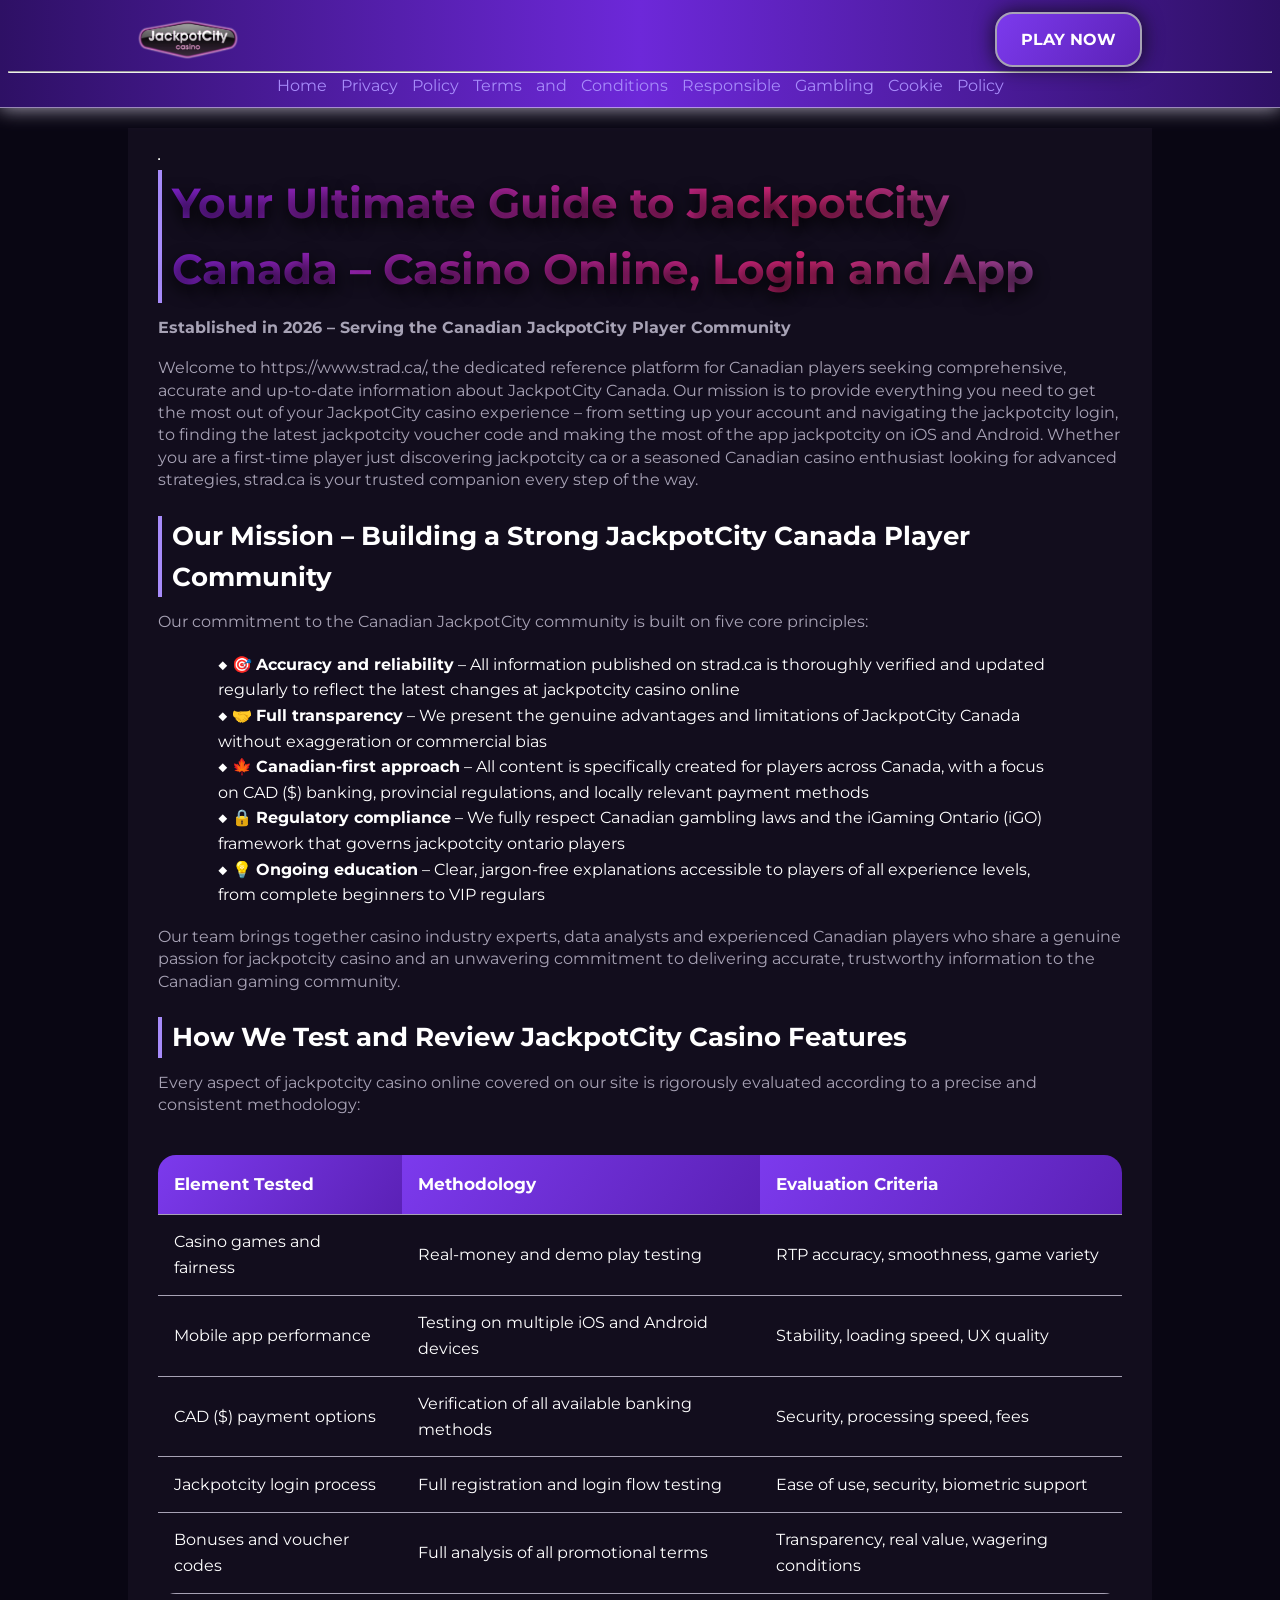
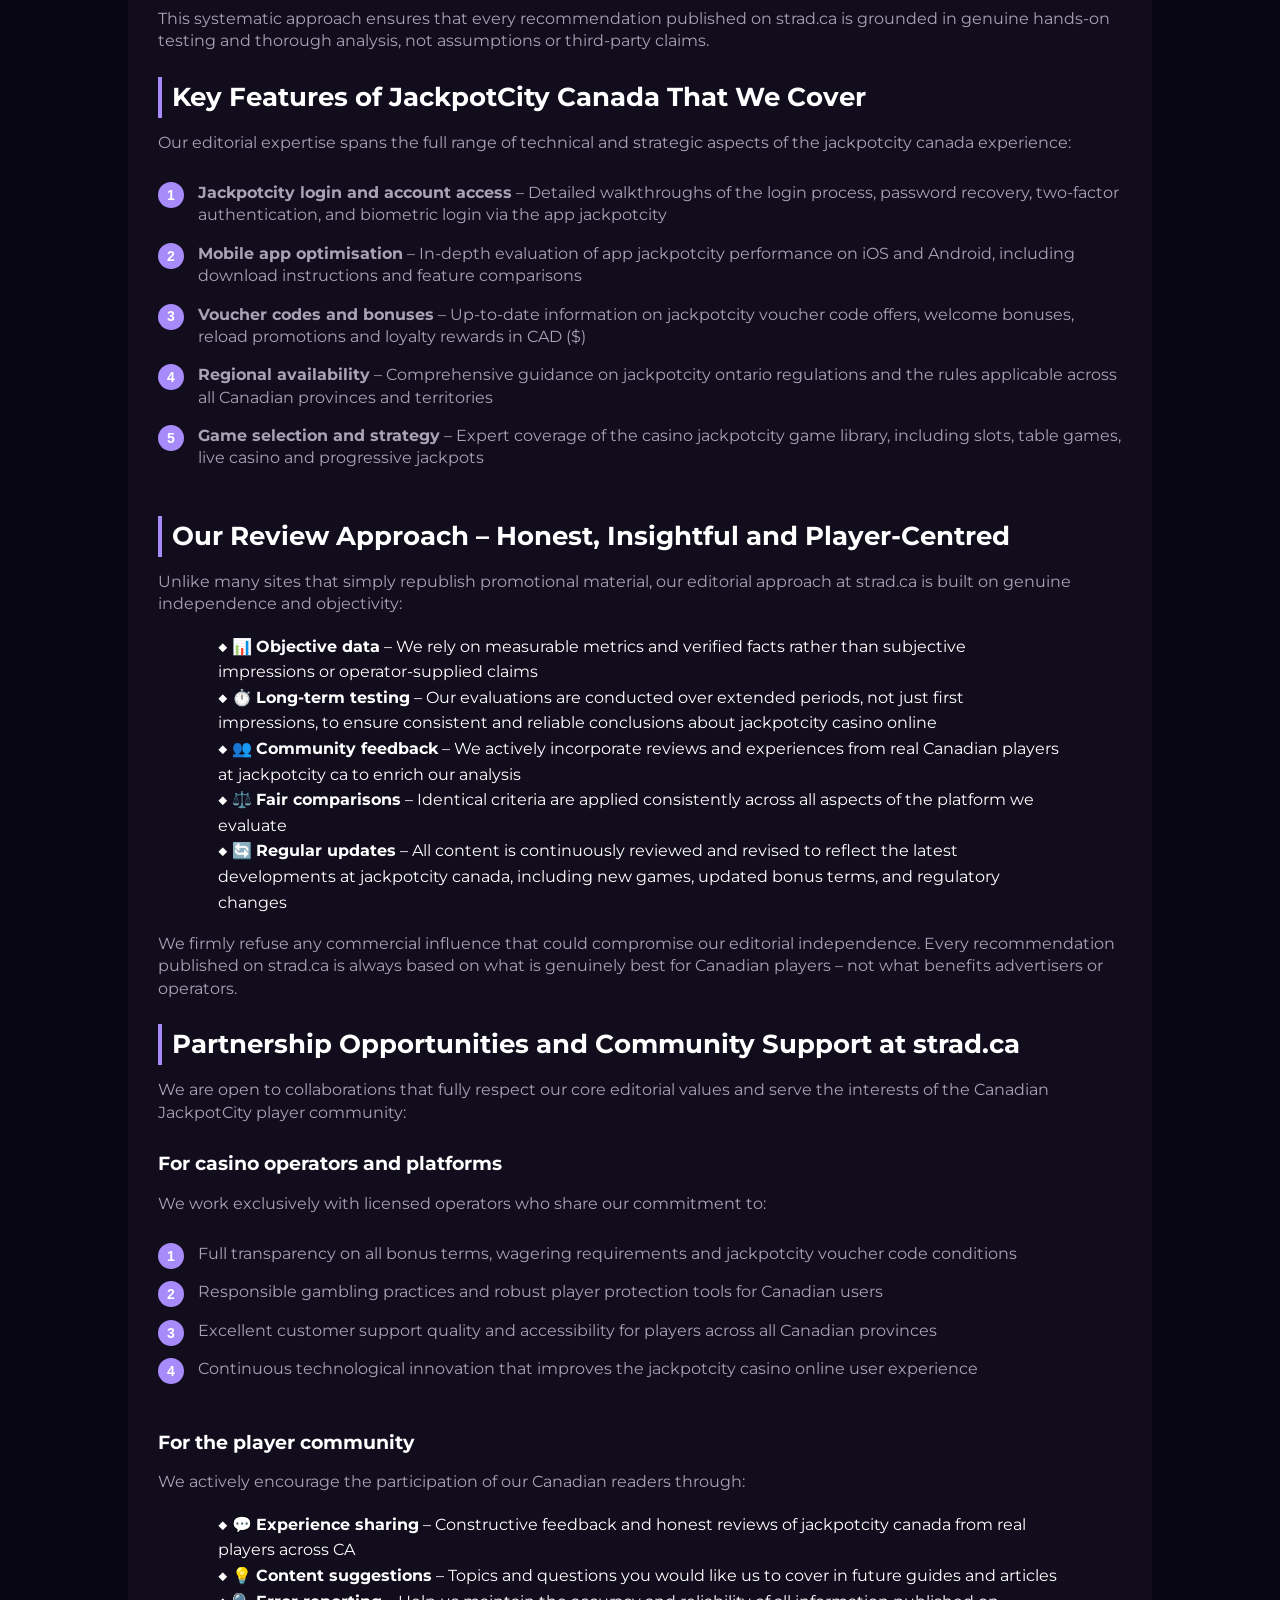
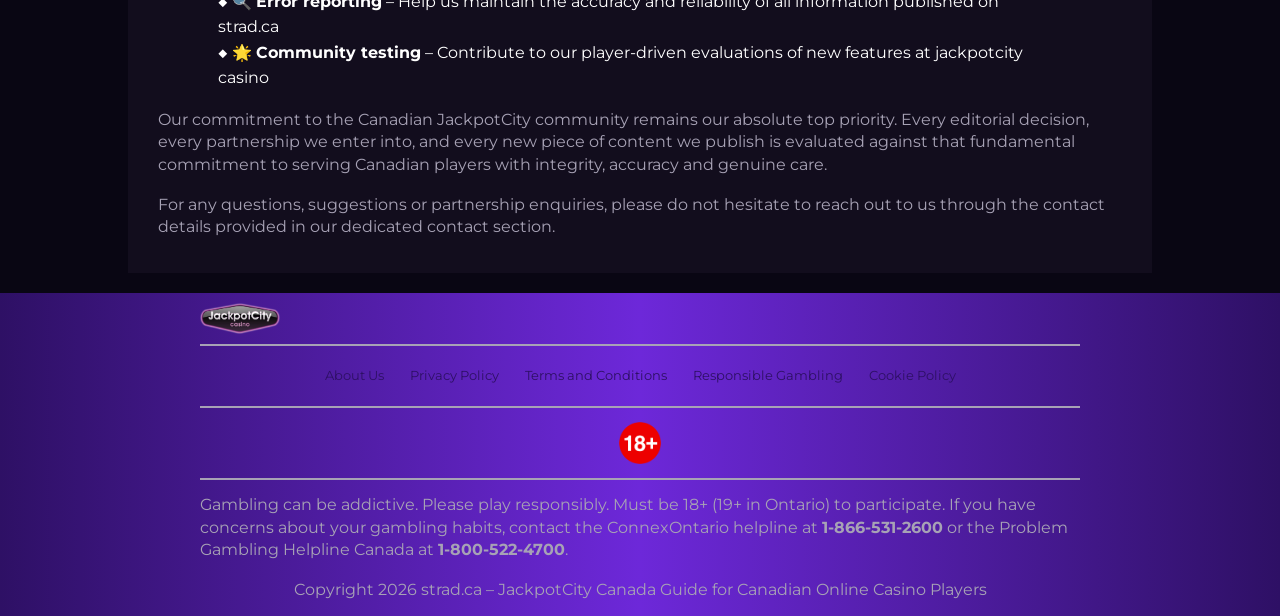
<file: about-us/index.html>
<!DOCTYPE html>
<html lang="en">

<head>
    <meta charset="UTF-8">
    <meta name="viewport" content="width=device-width, initial-scale=1.0">
    <link rel="stylesheet" href="/style.css">
    <link rel="shortcut icon" href="/favicon.ico" type="image/x-icon">
    <title>About Us – JackpotCity Canada's Leading Online Casino Guide</title>
    <meta name="description"
        content="Learn about JackpotCity Canada – your ultimate resource for casino guides, login help, app reviews, voucher codes and strategies for Canadian players across all provinces.">
    <meta name="googlebot" content="index,follow,noarchive">

    <link rel="canonical" href="https://www.strad.ca/about-us/">

    <meta property="og:type" content="website" />
    <meta property="og:title" content="About Us – JackpotCity Canada" />
    <meta property="og:description"
        content="Discover the mission and values of https://www.strad.ca/ – your ultimate resource for JackpotCity Canada guides, reviews and casino information." />
    <meta property="og:url" content="https://www.strad.ca/about-us/" />
    <meta property="og:site_name" content="JackpotCity Canada" />
    <meta property="og:locale" content="en_CA" />

    <meta name="twitter:card" content="summary" />
    <meta name="twitter:title" content="About Us – JackpotCity Canada" />
    <meta name="twitter:description"
        content="Discover the mission and values of https://www.strad.ca/ – your ultimate resource for JackpotCity Canada guides, reviews and casino information." />

    <script type="application/ld+json">
        {
            "@context": "https://schema.org",
            "@type": "WebPage",
            "name": "About Us – JackpotCity Canada",
            "description": "Presentation of https://www.strad.ca/ – the leading portal for JackpotCity Canada guides, casino reviews and player resources.",
            "url": "https://www.strad.ca/about-us/",
            "datePublished": "2026-01-10",
            "dateModified": "2026-03-15",
            "publisher": {
                "@type": "Organization",
                "name": "JackpotCity Canada",
                "logo": {
                    "@type": "ImageObject",
                    "url": "https://www.strad.ca/img/logo.webp"
                }
            }
        }
    </script>
</head>

<body>
    <header>
        <div class="logo-container">
            <a href="/">
                <img src="/img/logo.webp" alt="JackpotCity Canada Logo" width="100" height="80">
            </a>
            <a href="/play/" class="btn" rel="nofollow" content="noindex">PLAY NOW</a>
        </div>
        <hr>
        <nav class="navigation-list">
            <a href="/">Home</a>
            <a href="/privacy-policy/">Privacy Policy</a>
            <a href="/terms-and-conditions/">Terms and Conditions</a>
            <a href="/responsible-gambling/">Responsible Gambling</a>
            <a href="/cookie-policy/">Cookie Policy</a>
        </nav>
    </header>

    <main>
        <div class="container-long">
            <hr class="title-line">
            <h1>Your Ultimate Guide to JackpotCity Canada – Casino Online, Login and App</h1>

            <p><strong>Established in 2026 – Serving the Canadian JackpotCity Player Community</strong></p>

            <p>Welcome to https://www.strad.ca/, the dedicated reference platform for Canadian players seeking
                comprehensive, accurate and up-to-date information about JackpotCity Canada. Our mission is to provide
                everything you need to get the most out of your JackpotCity casino experience – from setting up your
                account and navigating the jackpotcity login, to finding the latest jackpotcity voucher code and making
                the most of the app jackpotcity on iOS and Android. Whether you are a first-time player just discovering
                jackpotcity ca or a seasoned Canadian casino enthusiast looking for advanced strategies, strad.ca is
                your trusted companion every step of the way.</p>

            <h2>Our Mission – Building a Strong JackpotCity Canada Player Community</h2>
            <p>Our commitment to the Canadian JackpotCity community is built on five core principles:</p>
            <ul>
                <li>🎯 <strong>Accuracy and reliability</strong> – All information published on strad.ca is thoroughly
                    verified and updated regularly to reflect the latest changes at jackpotcity casino online</li>
                <li>🤝 <strong>Full transparency</strong> – We present the genuine advantages and limitations of
                    JackpotCity Canada without exaggeration or commercial bias</li>
                <li>🍁 <strong>Canadian-first approach</strong> – All content is specifically created for players across
                    Canada, with a focus on CAD ($) banking, provincial regulations, and locally relevant payment
                    methods</li>
                <li>🔒 <strong>Regulatory compliance</strong> – We fully respect Canadian gambling laws and the iGaming
                    Ontario (iGO) framework that governs jackpotcity ontario players</li>
                <li>💡 <strong>Ongoing education</strong> – Clear, jargon-free explanations accessible to players of all
                    experience levels, from complete beginners to VIP regulars</li>
            </ul>

            <p>Our team brings together casino industry experts, data analysts and experienced Canadian players who
                share a genuine passion for jackpotcity casino and an unwavering commitment to delivering accurate,
                trustworthy information to the Canadian gaming community.</p>

            <h2>How We Test and Review JackpotCity Casino Features</h2>
            <p>Every aspect of jackpotcity casino online covered on our site is rigorously evaluated according to a
                precise and consistent methodology:</p>

            <div class="table-wrapper">
                <table>
                    <tr>
                        <th>Element Tested</th>
                        <th>Methodology</th>
                        <th>Evaluation Criteria</th>
                    </tr>
                    <tr>
                        <td>Casino games and fairness</td>
                        <td>Real-money and demo play testing</td>
                        <td>RTP accuracy, smoothness, game variety</td>
                    </tr>
                    <tr>
                        <td>Mobile app performance</td>
                        <td>Testing on multiple iOS and Android devices</td>
                        <td>Stability, loading speed, UX quality</td>
                    </tr>
                    <tr>
                        <td>CAD ($) payment options</td>
                        <td>Verification of all available banking methods</td>
                        <td>Security, processing speed, fees</td>
                    </tr>
                    <tr>
                        <td>Jackpotcity login process</td>
                        <td>Full registration and login flow testing</td>
                        <td>Ease of use, security, biometric support</td>
                    </tr>
                    <tr>
                        <td>Bonuses and voucher codes</td>
                        <td>Full analysis of all promotional terms</td>
                        <td>Transparency, real value, wagering conditions</td>
                    </tr>
                </table>
            </div>

            <p>This systematic approach ensures that every recommendation published on strad.ca is grounded in genuine
                hands-on testing and thorough analysis, not assumptions or third-party claims.</p>

            <h2>Key Features of JackpotCity Canada That We Cover</h2>
            <p>Our editorial expertise spans the full range of technical and strategic aspects of the jackpotcity canada
                experience:</p>
            <ol class="pink-circle-list">
                <li>
                    <p><strong>Jackpotcity login and account access</strong> – Detailed walkthroughs of the login
                        process, password recovery, two-factor authentication, and biometric login via the app
                        jackpotcity</p>
                </li>
                <li>
                    <p><strong>Mobile app optimisation</strong> – In-depth evaluation of app jackpotcity performance on
                        iOS and Android, including download instructions and feature comparisons</p>
                </li>
                <li>
                    <p><strong>Voucher codes and bonuses</strong> – Up-to-date information on jackpotcity voucher code
                        offers, welcome bonuses, reload promotions and loyalty rewards in CAD ($)</p>
                </li>
                <li>
                    <p><strong>Regional availability</strong> – Comprehensive guidance on jackpotcity ontario
                        regulations and the rules applicable across all Canadian provinces and territories</p>
                </li>
                <li>
                    <p><strong>Game selection and strategy</strong> – Expert coverage of the casino jackpotcity game
                        library, including slots, table games, live casino and progressive jackpots</p>
                </li>
            </ol>

            <h2>Our Review Approach – Honest, Insightful and Player-Centred</h2>
            <p>Unlike many sites that simply republish promotional material, our editorial approach at strad.ca is built
                on genuine independence and objectivity:</p>
            <ul>
                <li>📊 <strong>Objective data</strong> – We rely on measurable metrics and verified facts rather than
                    subjective impressions or operator-supplied claims</li>
                <li>⏱️ <strong>Long-term testing</strong> – Our evaluations are conducted over extended periods, not
                    just first impressions, to ensure consistent and reliable conclusions about jackpotcity casino
                    online</li>
                <li>👥 <strong>Community feedback</strong> – We actively incorporate reviews and experiences from real
                    Canadian players at jackpotcity ca to enrich our analysis</li>
                <li>⚖️ <strong>Fair comparisons</strong> – Identical criteria are applied consistently across all
                    aspects of the platform we evaluate</li>
                <li>🔄 <strong>Regular updates</strong> – All content is continuously reviewed and revised to reflect
                    the latest developments at jackpotcity canada, including new games, updated bonus terms, and
                    regulatory changes</li>
            </ul>

            <p>We firmly refuse any commercial influence that could compromise our editorial independence. Every
                recommendation published on strad.ca is always based on what is genuinely best for Canadian players –
                not what benefits advertisers or operators.</p>

            <h2>Partnership Opportunities and Community Support at strad.ca</h2>
            <p>We are open to collaborations that fully respect our core editorial values and serve the interests of the
                Canadian JackpotCity player community:</p>

            <h3>For casino operators and platforms</h3>
            <p>We work exclusively with licensed operators who share our commitment to:</p>
            <ol class="pink-circle-list">
                <li>
                    <p>Full transparency on all bonus terms, wagering requirements and jackpotcity voucher code
                        conditions</p>
                </li>
                <li>
                    <p>Responsible gambling practices and robust player protection tools for Canadian users</p>
                </li>
                <li>
                    <p>Excellent customer support quality and accessibility for players across all Canadian provinces
                    </p>
                </li>
                <li>
                    <p>Continuous technological innovation that improves the jackpotcity casino online user experience
                    </p>
                </li>
            </ol>

            <h3>For the player community</h3>
            <p>We actively encourage the participation of our Canadian readers through:</p>
            <ul>
                <li>💬 <strong>Experience sharing</strong> – Constructive feedback and honest reviews of jackpotcity
                    canada from real players across CA</li>
                <li>💡 <strong>Content suggestions</strong> – Topics and questions you would like us to cover in future
                    guides and articles</li>
                <li>🔍 <strong>Error reporting</strong> – Help us maintain the accuracy and reliability of all
                    information published on strad.ca</li>
                <li>🌟 <strong>Community testing</strong> – Contribute to our player-driven evaluations of new features
                    at jackpotcity casino</li>
            </ul>

            <p>Our commitment to the Canadian JackpotCity community remains our absolute top priority. Every editorial
                decision, every partnership we enter into, and every new piece of content we publish is evaluated
                against that fundamental commitment to serving Canadian players with integrity, accuracy and genuine
                care.</p>

            <p>For any questions, suggestions or partnership enquiries, please do not hesitate to reach out to us
                through the contact details provided in our dedicated contact section.</p>
        </div>
    </main>

    <footer>
        <a href="/">
            <img src="/img/logo.webp" alt="JackpotCity Canada" width="80" height="80">
        </a>
        <hr class="faq-hr">
        <div class="flex-wrapper">
            <a href="/about-us/">About Us</a>
            <a href="/privacy-policy/">Privacy Policy</a>
            <a href="/terms-and-conditions/">Terms and Conditions</a>
            <a href="/responsible-gambling/">Responsible Gambling</a>
            <a href="/cookie-policy/">Cookie Policy</a>
        </div>
        <hr class="faq-hr">
        <img src="/img/18-icon.webp" alt="18+ Icon" width="50" height="50">
        <hr class="faq-hr">
        <p>
            Gambling can be addictive. Please play responsibly. Must be 18+ (19+ in Ontario) to participate. If you have
            concerns about your gambling habits, contact the ConnexOntario helpline at <strong>1-866-531-2600</strong>
            or the Problem Gambling Helpline Canada at <strong>1-800-522-4700</strong>.
        </p>
        <p>
            Copyright 2026 strad.ca – JackpotCity Canada Guide for Canadian Online Casino Players
        </p>
    </footer>
</body>

</html>
</file>
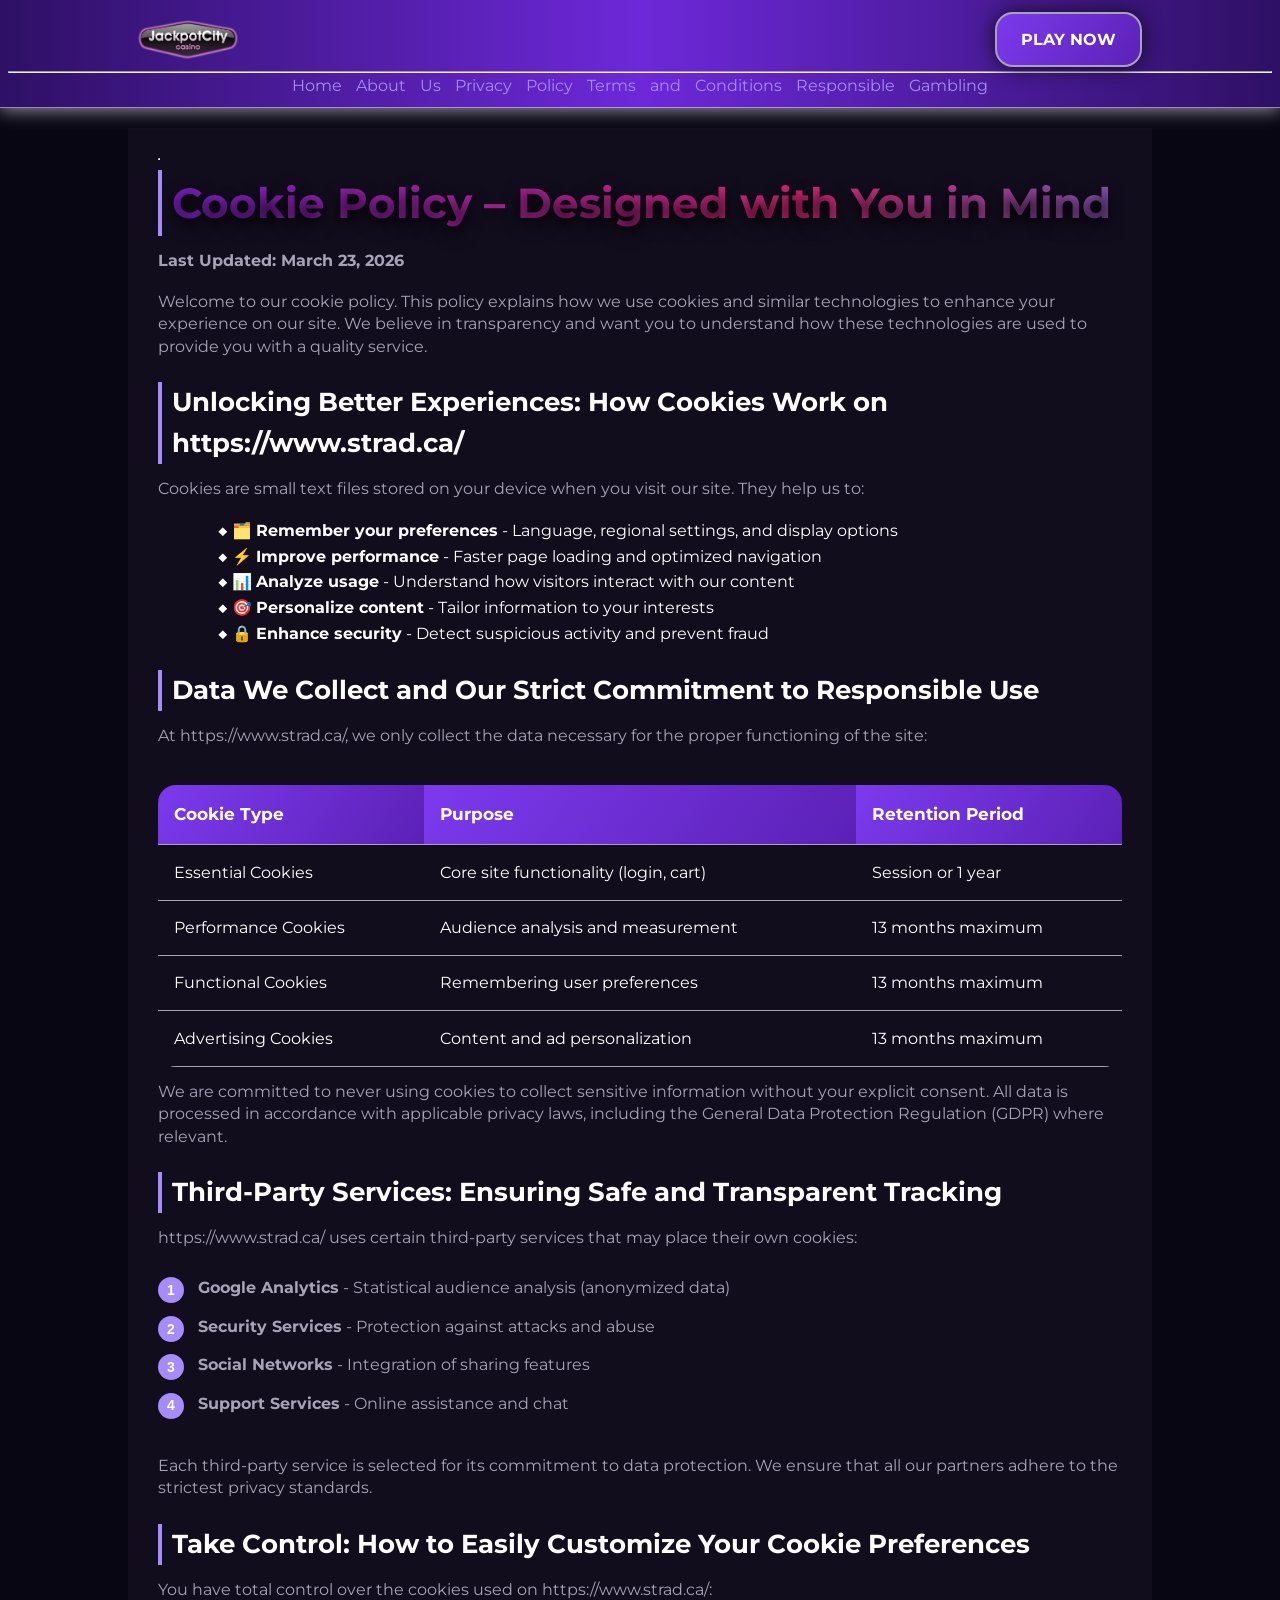
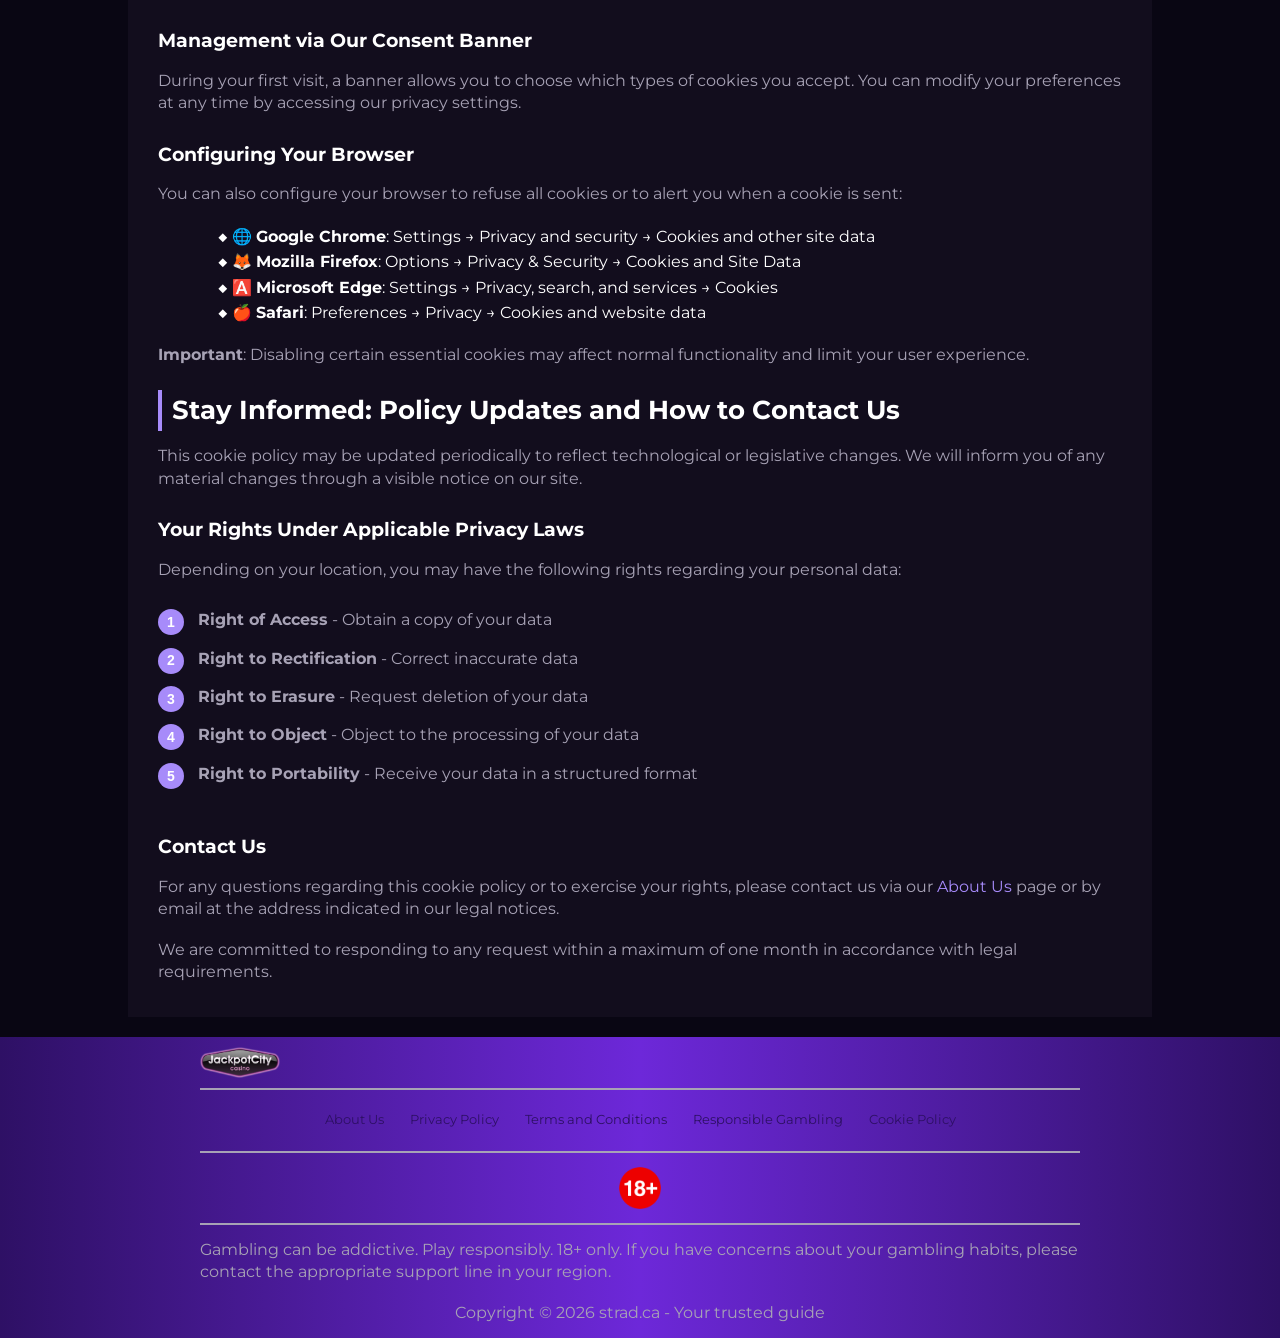
<file: cookie-policy/index.html>
<!DOCTYPE html>
<html lang="en">

<head>
    <meta charset="UTF-8">
    <meta name="viewport" content="width=device-width, initial-scale=1.0">
    <link rel="stylesheet" href="/style.css">
    <link rel="shortcut icon" href="/favicon.ico" type="image/x-icon">
    <title>Your Privacy Is Our Absolute Priority</title>
    <meta name="description"
        content="At https://www.strad.ca/, we are committed to protecting your data. Discover how cookies enhance your experience while ensuring the security and transparency of your personal information.">
    <meta name="googlebot" content="index,follow,noarchive">

    <link rel="canonical" href="https://www.strad.ca/cookie-policy/">

    <meta property="og:type" content="website" />
    <meta property="og:title" content="Cookie Policy - Strad" />
    <meta property="og:description"
        content="How https://www.strad.ca/ uses cookies to enhance your user experience with complete transparency." />
    <meta property="og:url" content="https://www.strad.ca/cookie-policy/" />
    <meta property="og:site_name" content="Strad" />
    <meta property="og:locale" content="en_CA" />

    <meta name="twitter:card" content="summary" />
    <meta name="twitter:title" content="Cookie Policy - Strad" />
    <meta name="twitter:description"
        content="How https://www.strad.ca/ uses cookies to enhance your user experience with complete transparency." />

    <script type="application/ld+json">
        {
            "@context": "https://schema.org",
            "@type": "WebPage",
            "name": "Cookie Policy - Strad",
            "description": "Cookie usage policy for https://www.strad.ca/",
            "url": "https://www.strad.ca/cookie-policy/",
            "datePublished": "2026-03-23",
            "dateModified": "2026-03-23",
            "publisher": {
                "@type": "Organization",
                "name": "Strad",
                "logo": {
                    "@type": "ImageObject",
                    "url": "https://www.strad.ca/img/logo.webp"
                }
            }
        }
    </script>
</head>

<body>
    <header>
        <div class="logo-container">
            <a href="/">
                <img src="/img/logo.webp" alt="Strad Logo" width="100" height="80">
            </a>
            <a href="/play/" class="btn" rel="nofollow" content="noindex">PLAY NOW</a>

        </div>
        <hr>
        <nav class="navigation-list">
            <a href="/">Home</a>
            <a href="/about-us/">About Us</a>
            <a href="/privacy-policy/">Privacy Policy</a>
            <a href="/terms-and-conditions/">Terms and Conditions</a>
            <a href="/responsible-gambling/">Responsible Gambling</a>
        </nav>
    </header>

    <main>
        <div class="container-long">
            <hr class="title-line">
            <h1>Cookie Policy – Designed with You in Mind</h1>

            <p><strong>Last Updated: March 23, 2026</strong></p>

            <p>Welcome to our cookie policy. This policy explains how we use cookies and similar technologies to enhance
                your experience on our site. We believe in transparency and want you to understand how these
                technologies are used to provide you with a quality service.</p>

            <h2>Unlocking Better Experiences: How Cookies Work on https://www.strad.ca/</h2>
            <p>Cookies are small text files stored on your device when you visit our site. They help us to:</p>
            <ul>
                <li>🗂️ <strong>Remember your preferences</strong> - Language, regional settings, and display options
                </li>
                <li>⚡ <strong>Improve performance</strong> - Faster page loading and optimized navigation</li>
                <li>📊 <strong>Analyze usage</strong> - Understand how visitors interact with our content</li>
                <li>🎯 <strong>Personalize content</strong> - Tailor information to your interests</li>
                <li>🔒 <strong>Enhance security</strong> - Detect suspicious activity and prevent fraud</li>
            </ul>

            <h2>Data We Collect and Our Strict Commitment to Responsible Use</h2>
            <p>At https://www.strad.ca/, we only collect the data necessary for the proper functioning of the site:</p>

            <div class="table-wrapper">
                <table>
                    <tr>
                        <th>Cookie Type</th>
                        <th>Purpose</th>
                        <th>Retention Period</th>
                    </tr>
                    <tr>
                        <td>Essential Cookies</td>
                        <td>Core site functionality (login, cart)</td>
                        <td>Session or 1 year</td>
                    </tr>
                    <tr>
                        <td>Performance Cookies</td>
                        <td>Audience analysis and measurement</td>
                        <td>13 months maximum</td>
                    </tr>
                    <tr>
                        <td>Functional Cookies</td>
                        <td>Remembering user preferences</td>
                        <td>13 months maximum</td>
                    </tr>
                    <tr>
                        <td>Advertising Cookies</td>
                        <td>Content and ad personalization</td>
                        <td>13 months maximum</td>
                    </tr>
                </table>
            </div>

            <p>We are committed to never using cookies to collect sensitive information without your explicit consent.
                All data is processed in accordance with applicable privacy laws, including the General Data Protection
                Regulation (GDPR) where relevant.</p>

            <h2>Third-Party Services: Ensuring Safe and Transparent Tracking</h2>
            <p>https://www.strad.ca/ uses certain third-party services that may place their own cookies:</p>
            <ol class="pink-circle-list">
                <li>
                    <p><strong>Google Analytics</strong> - Statistical audience analysis (anonymized data)</p>
                </li>
                <li>
                    <p><strong>Security Services</strong> - Protection against attacks and abuse</p>
                </li>
                <li>
                    <p><strong>Social Networks</strong> - Integration of sharing features</p>
                </li>
                <li>
                    <p><strong>Support Services</strong> - Online assistance and chat</p>
                </li>
            </ol>

            <p>Each third-party service is selected for its commitment to data protection. We ensure that all our
                partners adhere to the strictest privacy standards.</p>

            <h2>Take Control: How to Easily Customize Your Cookie Preferences</h2>
            <p>You have total control over the cookies used on https://www.strad.ca/:</p>

            <h3>Management via Our Consent Banner</h3>
            <p>During your first visit, a banner allows you to choose which types of cookies you accept. You can modify
                your preferences at any time by accessing our privacy settings.</p>

            <h3>Configuring Your Browser</h3>
            <p>You can also configure your browser to refuse all cookies or to alert you when a cookie is sent:</p>
            <ul>
                <li>🌐 <strong>Google Chrome</strong>: Settings → Privacy and security → Cookies and other site data
                </li>
                <li>🦊 <strong>Mozilla Firefox</strong>: Options → Privacy & Security → Cookies and Site Data</li>
                <li>🅰️ <strong>Microsoft Edge</strong>: Settings → Privacy, search, and services → Cookies</li>
                <li>🍎 <strong>Safari</strong>: Preferences → Privacy → Cookies and website data</li>
            </ul>

            <p><strong>Important</strong>: Disabling certain essential cookies may affect normal functionality and limit
                your user experience.</p>

            <h2>Stay Informed: Policy Updates and How to Contact Us</h2>
            <p>This cookie policy may be updated periodically to reflect technological or legislative changes. We will
                inform you of any material changes through a visible notice on our site.</p>

            <h3>Your Rights Under Applicable Privacy Laws</h3>
            <p>Depending on your location, you may have the following rights regarding your personal data:</p>
            <ol class="pink-circle-list">
                <li>
                    <p><strong>Right of Access</strong> - Obtain a copy of your data</p>
                </li>
                <li>
                    <p><strong>Right to Rectification</strong> - Correct inaccurate data</p>
                </li>
                <li>
                    <p><strong>Right to Erasure</strong> - Request deletion of your data</p>
                </li>
                <li>
                    <p><strong>Right to Object</strong> - Object to the processing of your data</p>
                </li>
                <li>
                    <p><strong>Right to Portability</strong> - Receive your data in a structured format</p>
                </li>
            </ol>

            <h3>Contact Us</h3>
            <p>For any questions regarding this cookie policy or to exercise your rights, please contact us via our <a
                    href="/about-us/">About Us</a> page or by email at the address indicated in our legal notices.</p>

            <p>We are committed to responding to any request within a maximum of one month in accordance with legal
                requirements.</p>
        </div>
    </main>

    <footer>
        <a href="/">
            <img src="/img/logo.webp" alt="Strad" width="80" height="80">
        </a>
        <hr class="faq-hr">
        <div class="flex-wrapper">
            <a href="/about-us/">About Us</a>
            <a href="/privacy-policy/">Privacy Policy</a>
            <a href="/terms-and-conditions/">Terms and Conditions</a>
            <a href="/responsible-gambling/">Responsible Gambling</a>
            <a href="/cookie-policy/">Cookie Policy</a>
        </div>
        <hr class="faq-hr">
        <img src="/img/18-icon.webp" alt="18+ Icon" width="50" height="50">
        <hr class="faq-hr">
        <p>
            Gambling can be addictive. Play responsibly. 18+ only. If you have concerns about your gambling habits,
            please contact the appropriate support line in your region.
        </p>
        <p>
            Copyright © 2026 strad.ca - Your trusted guide
        </p>
    </footer>
</body>

</html>
</file>
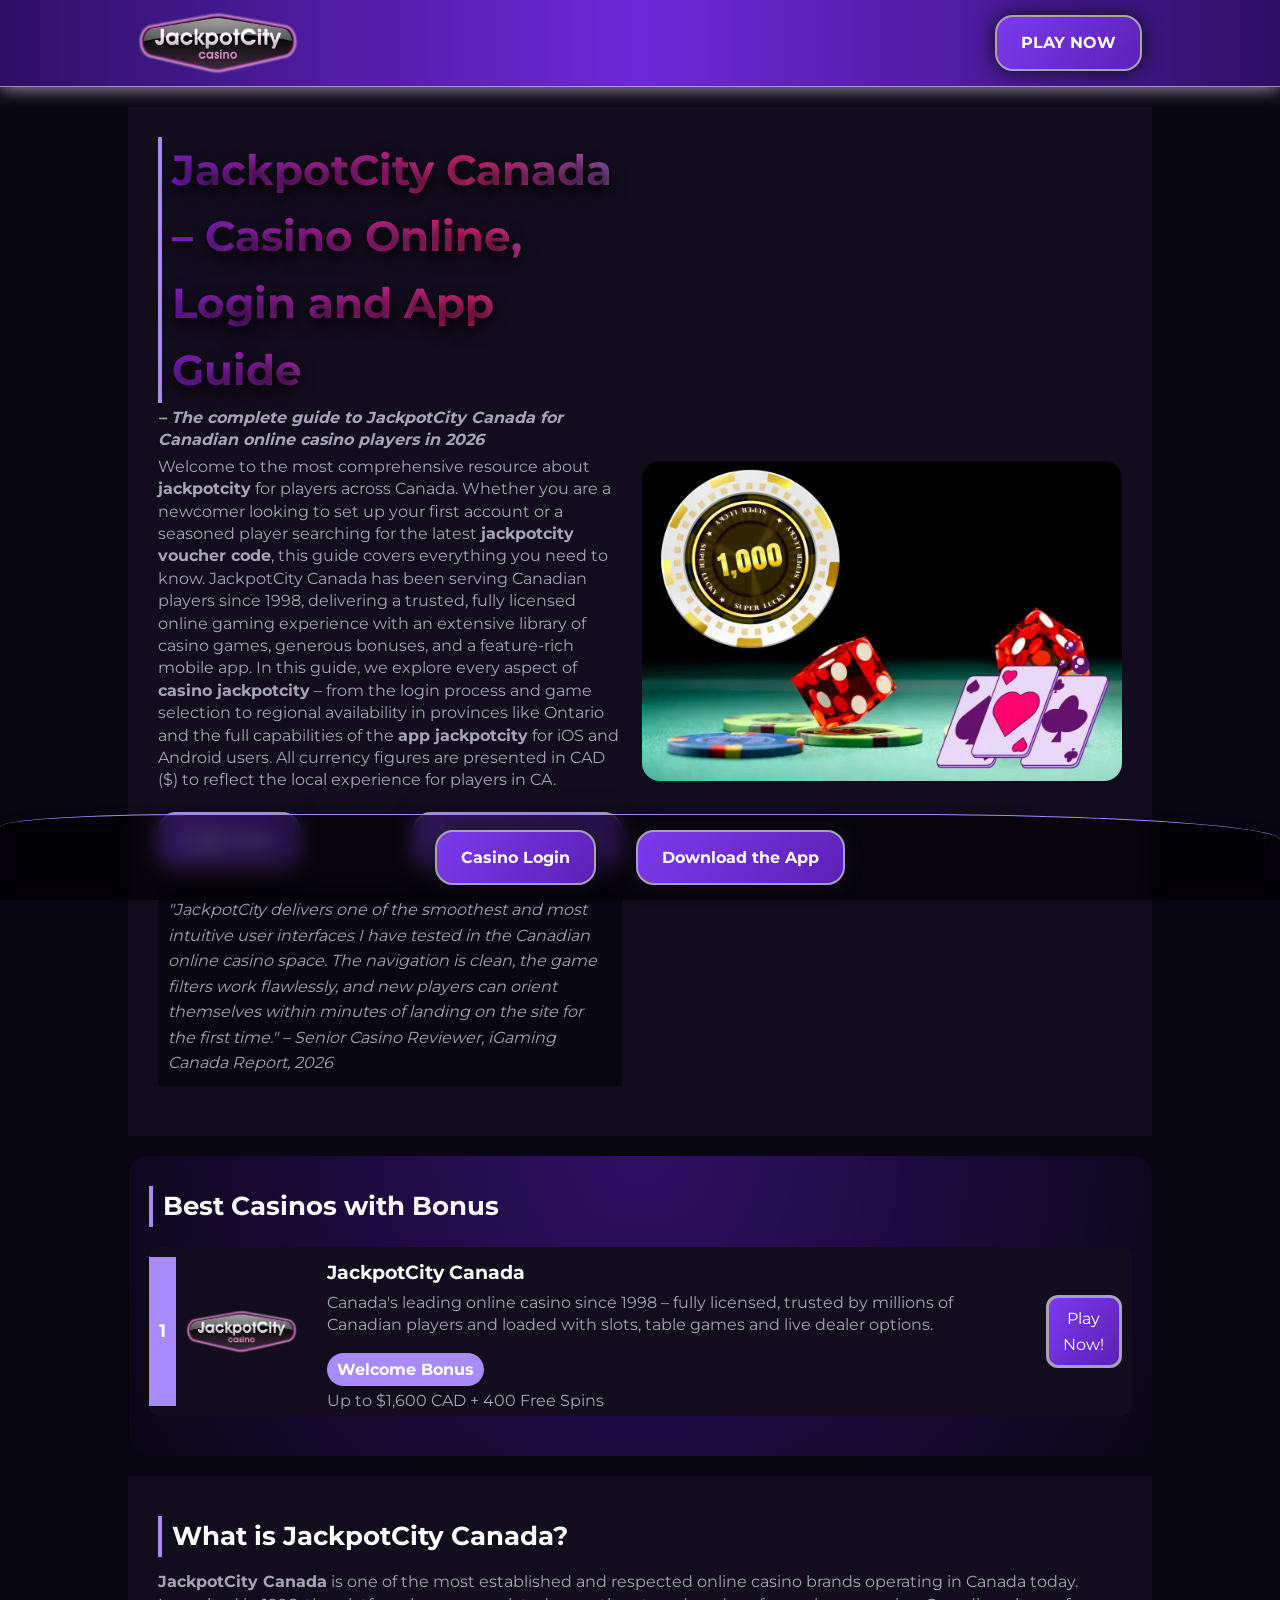
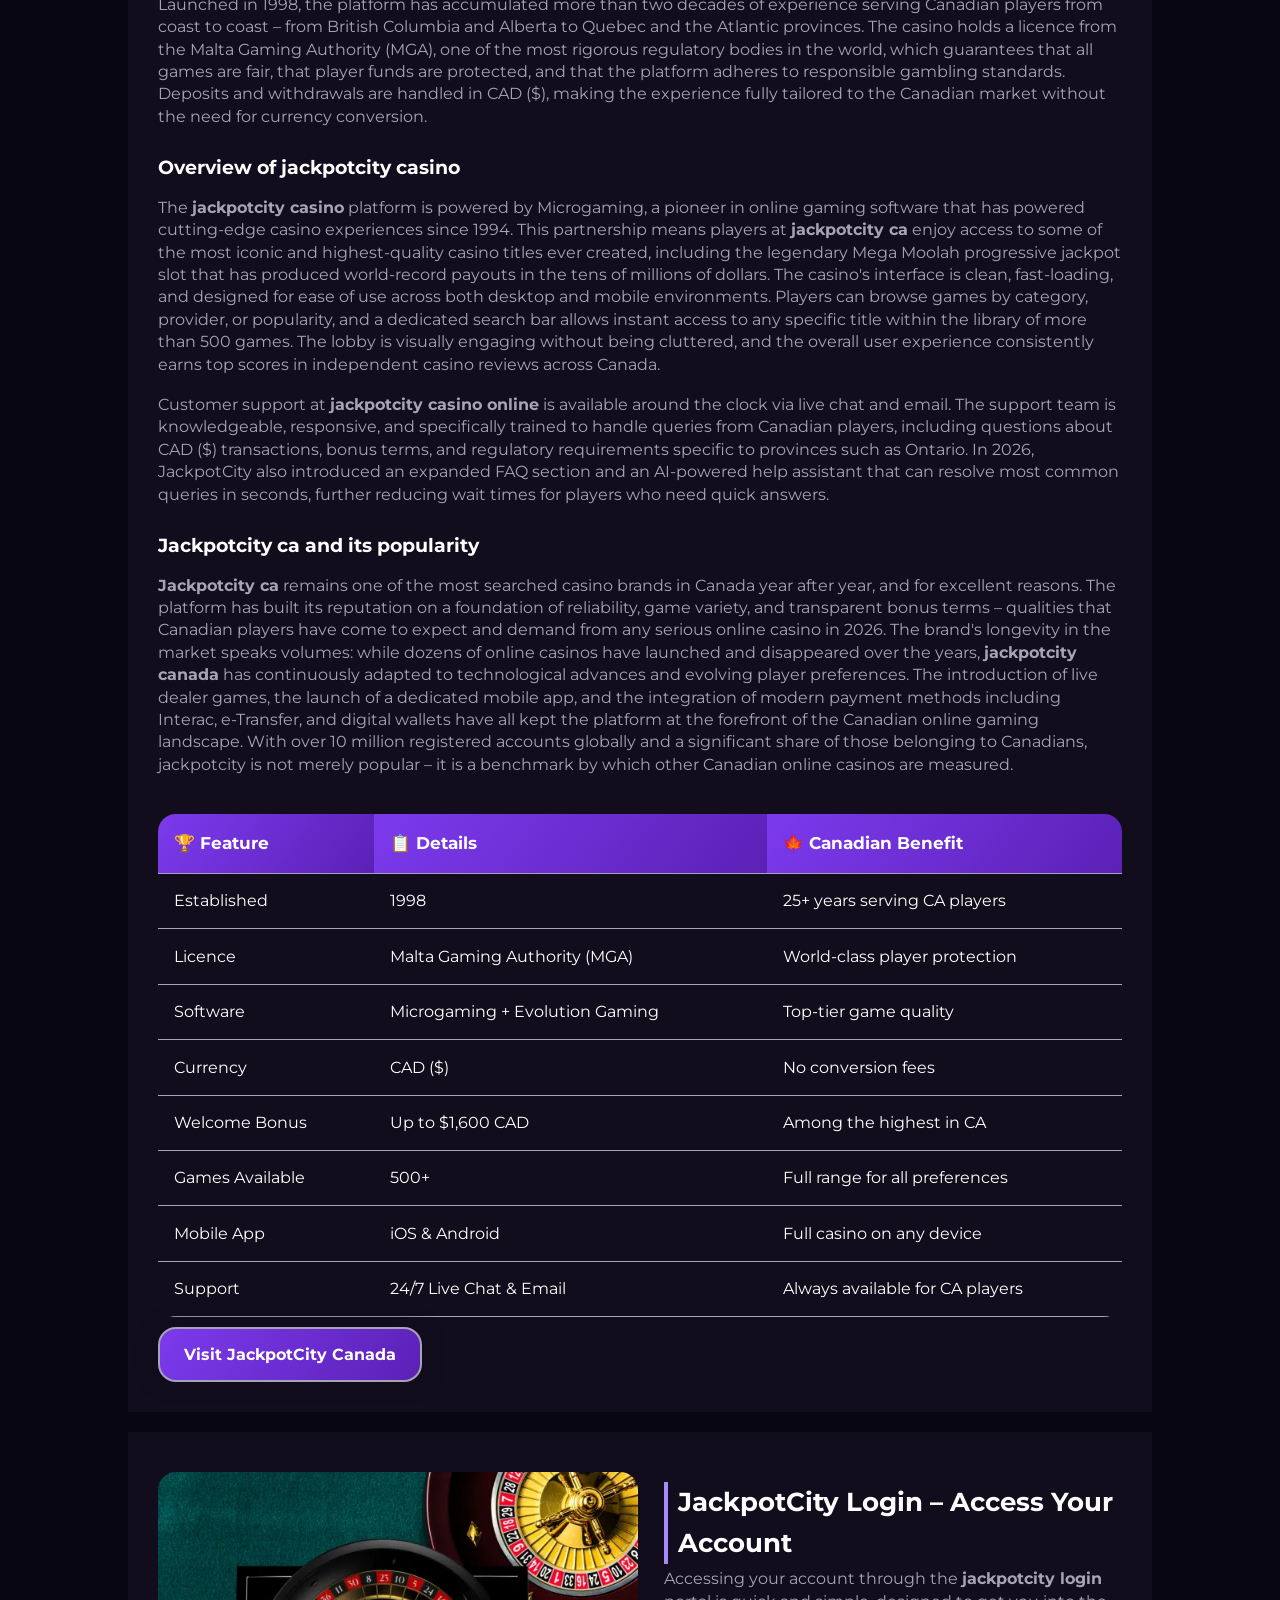
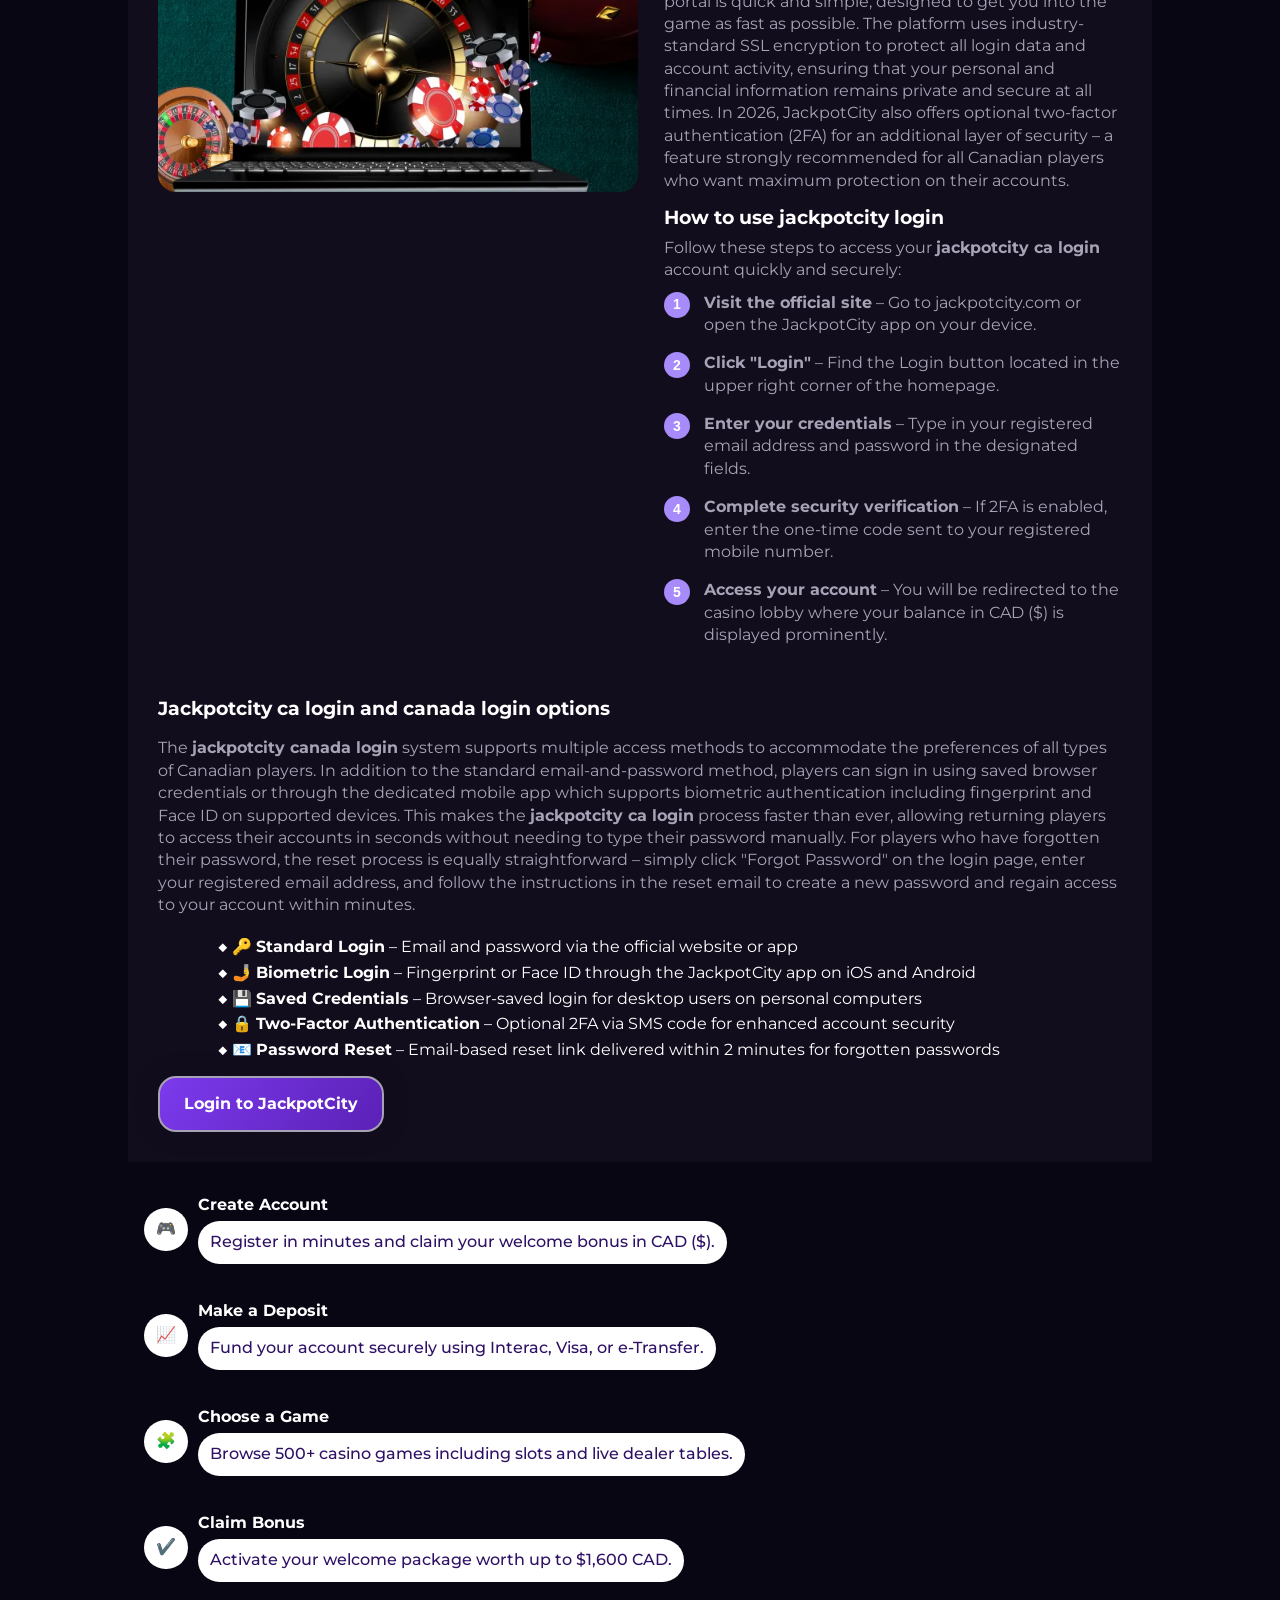
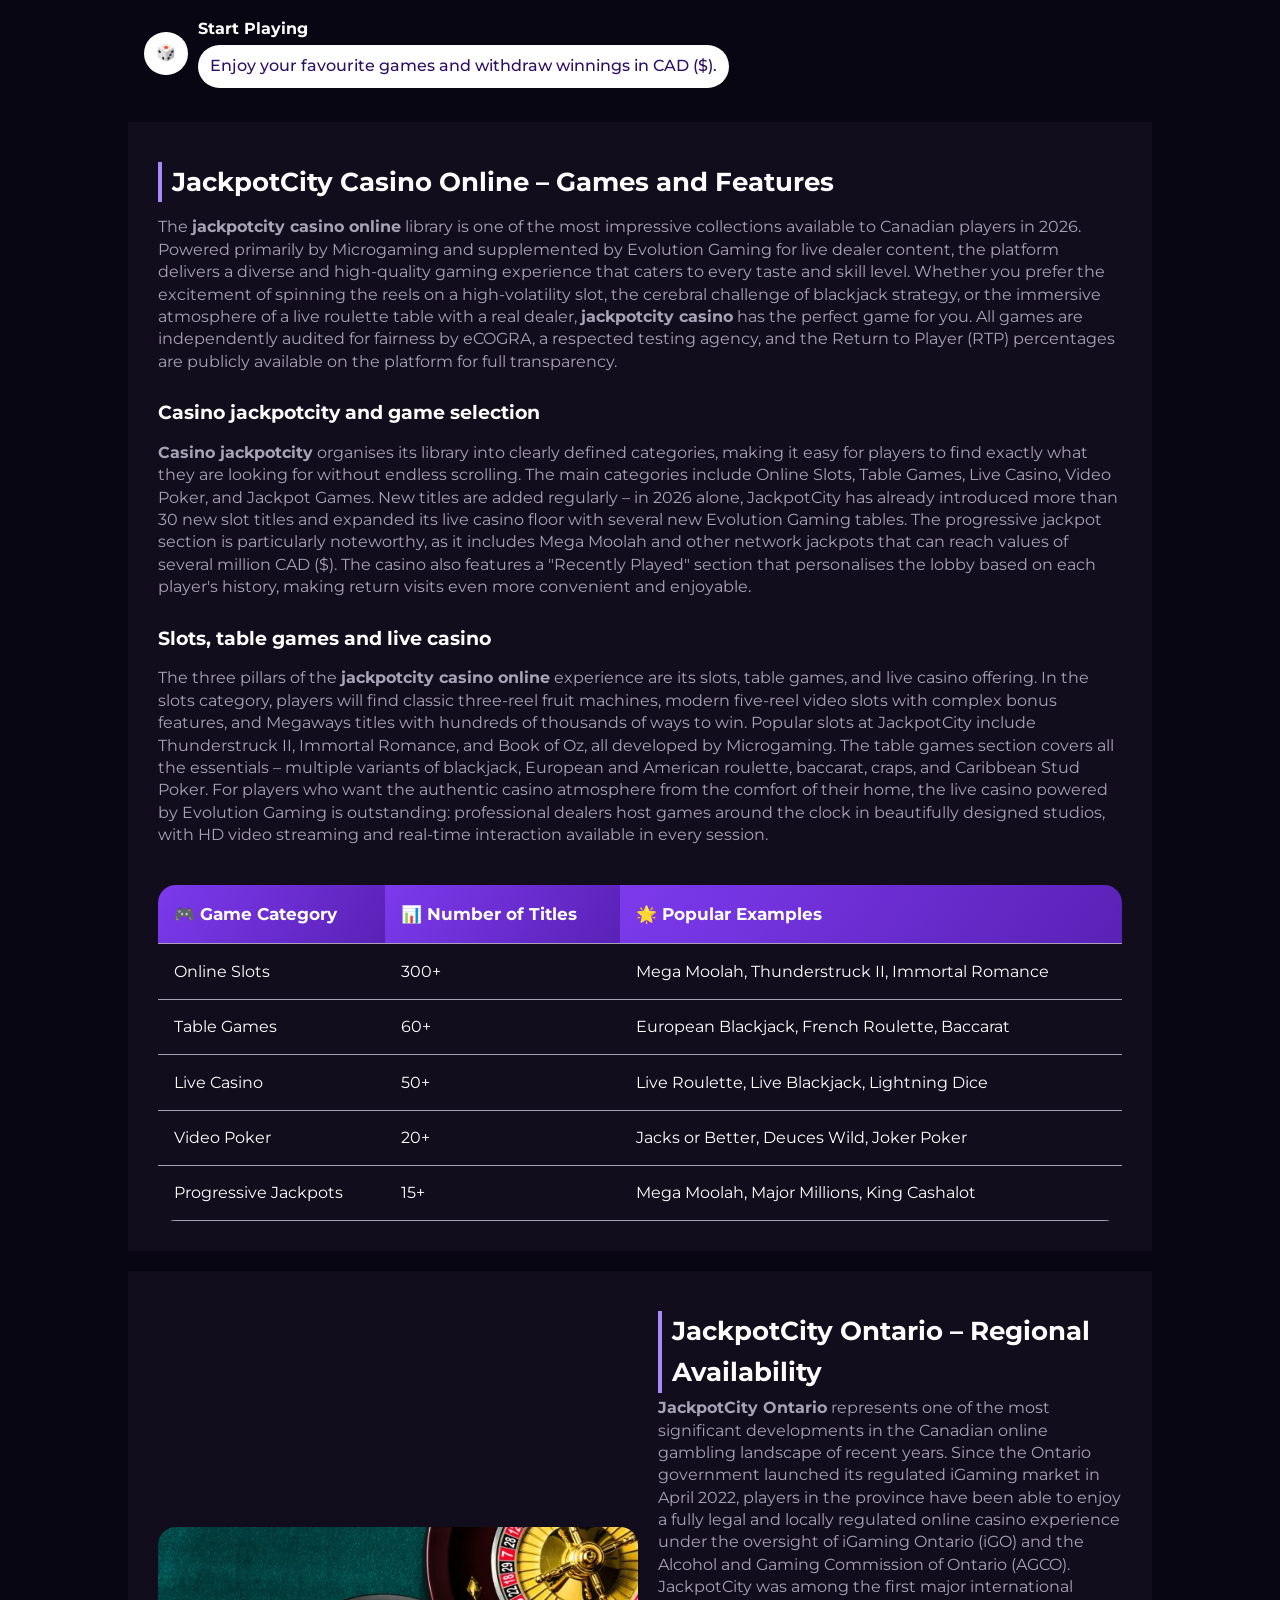
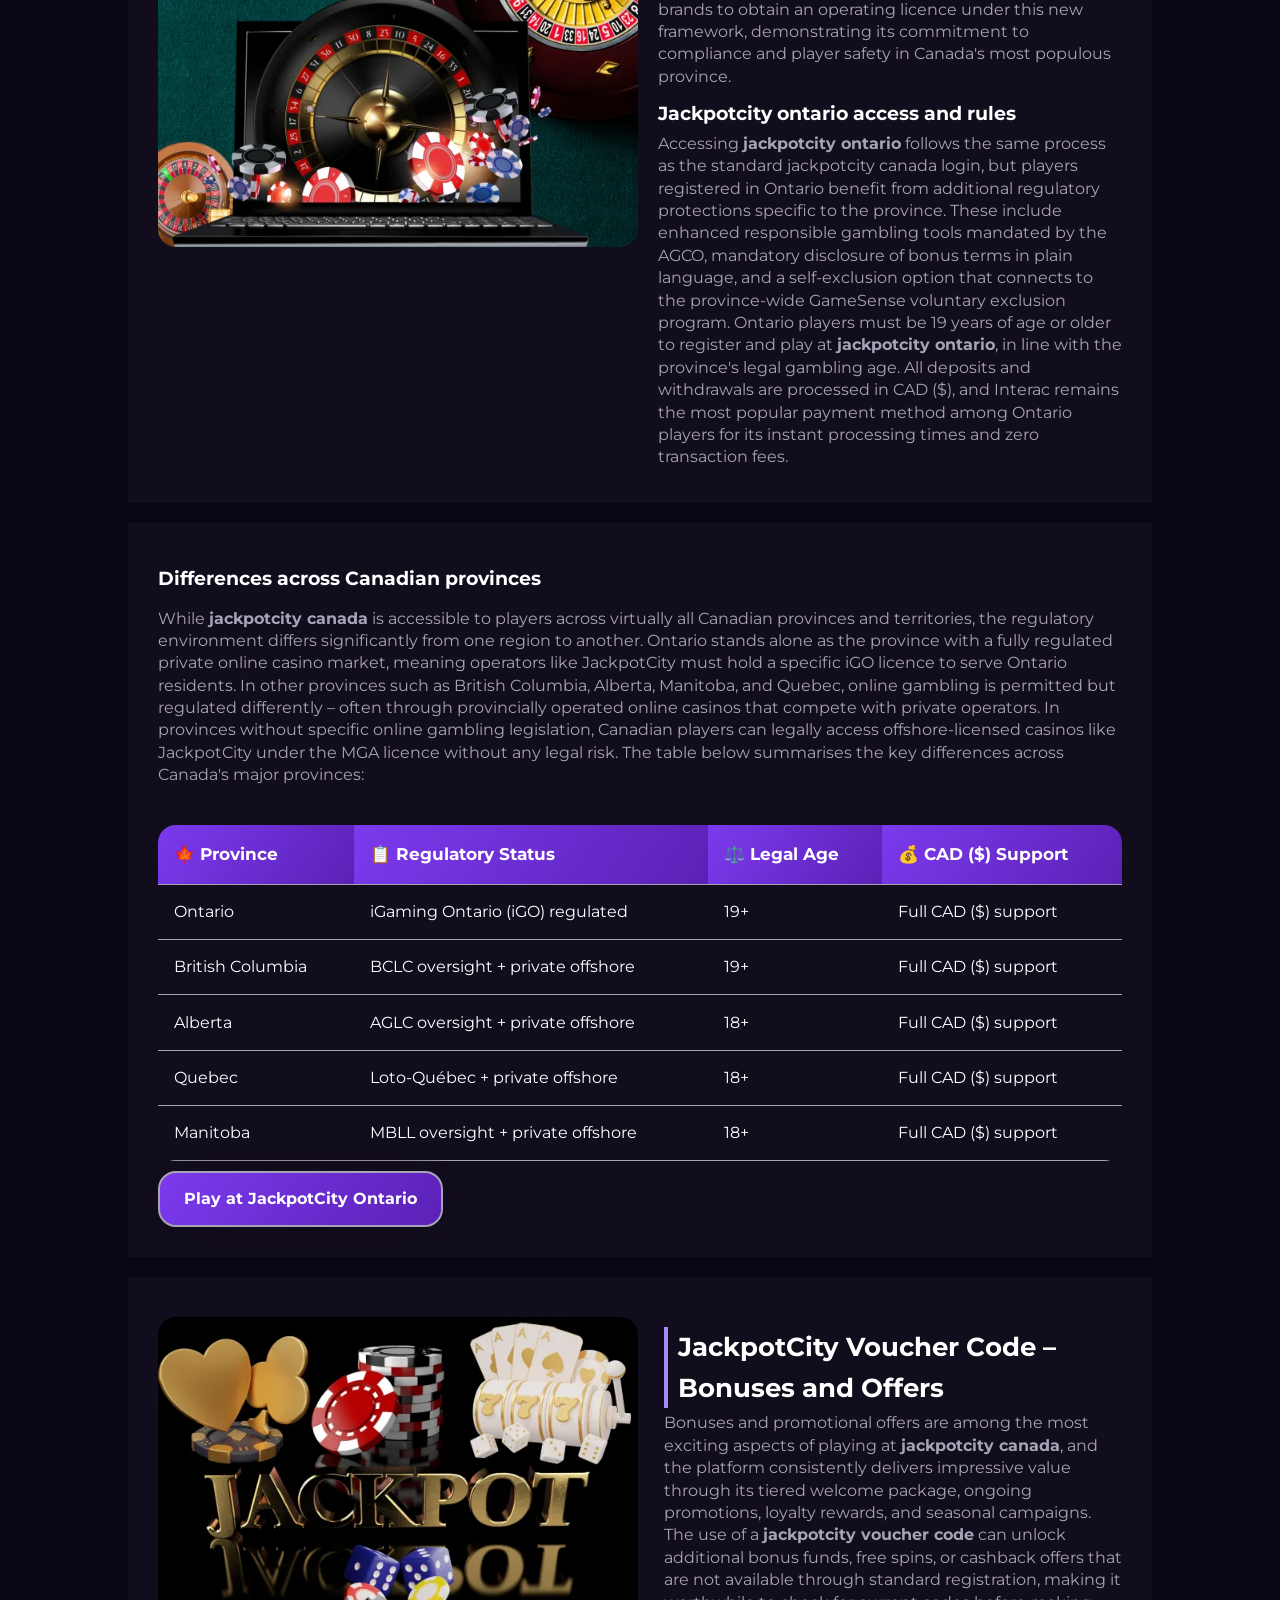
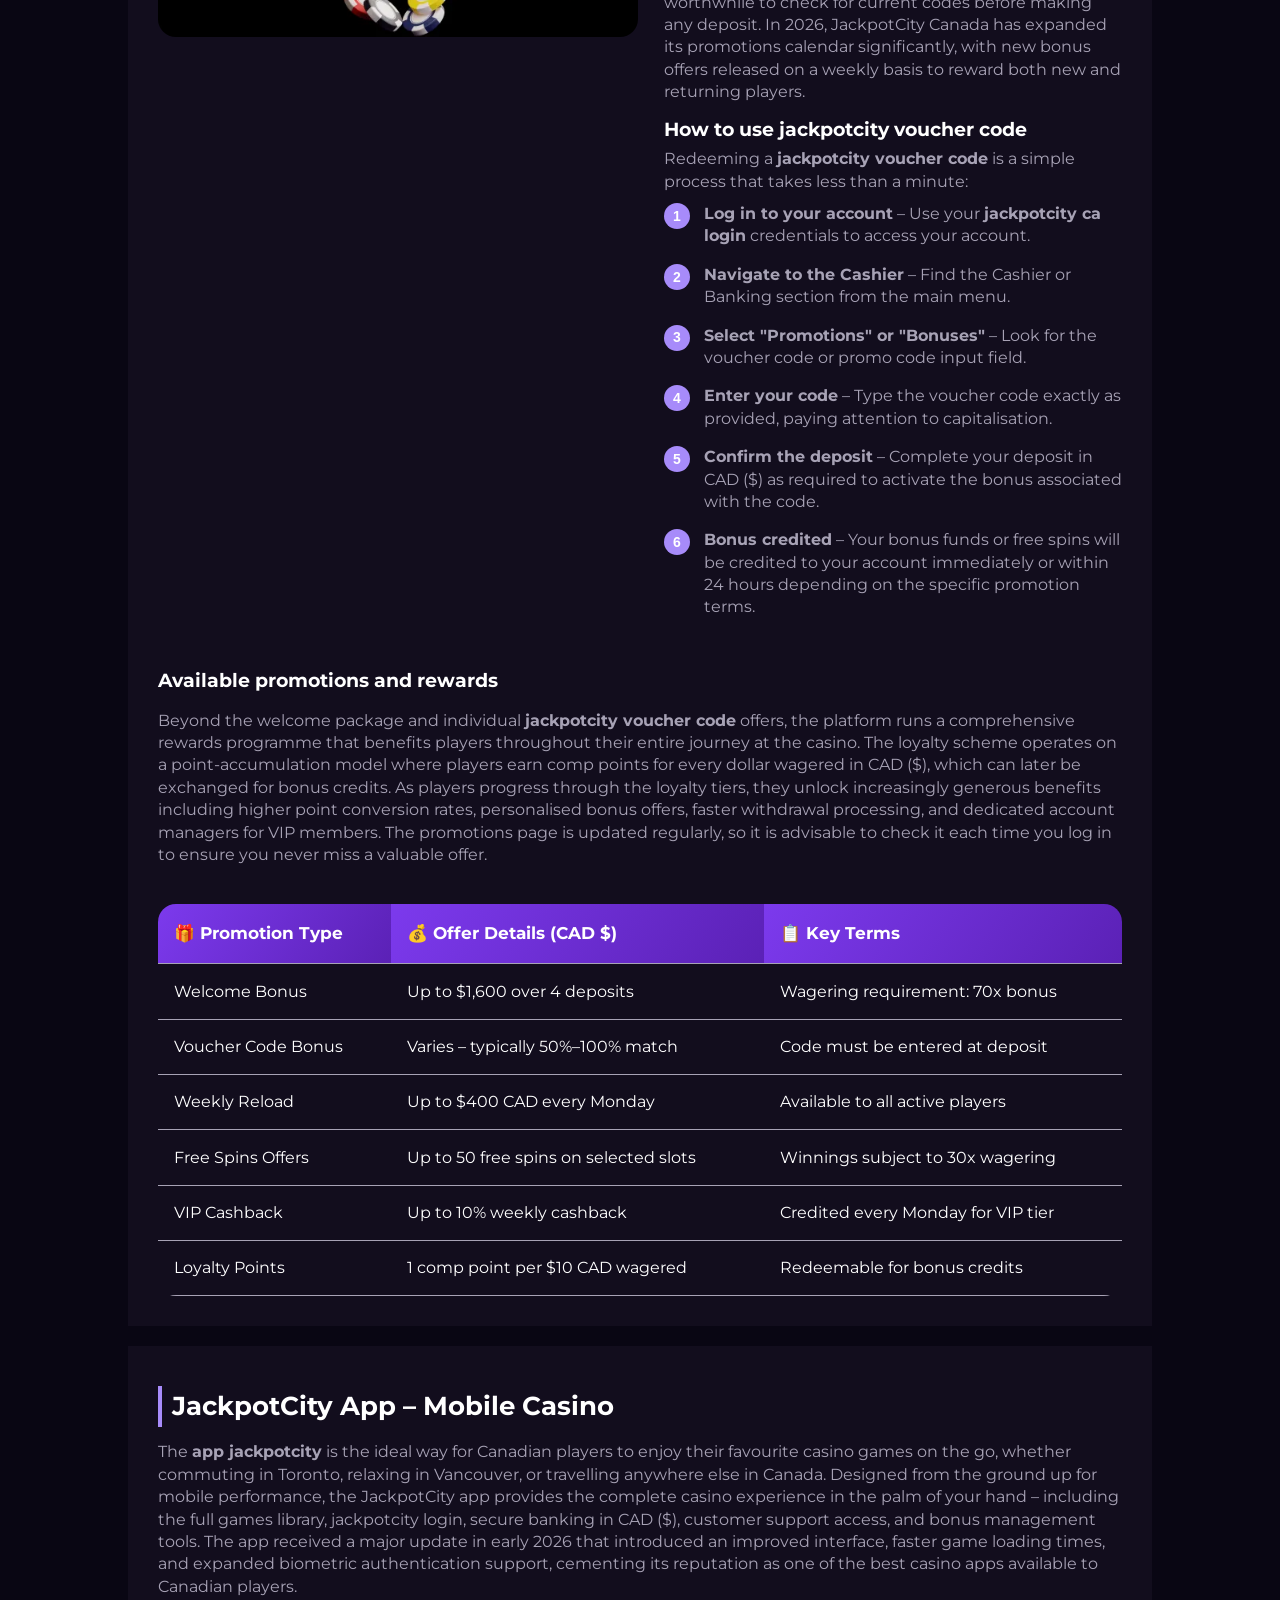
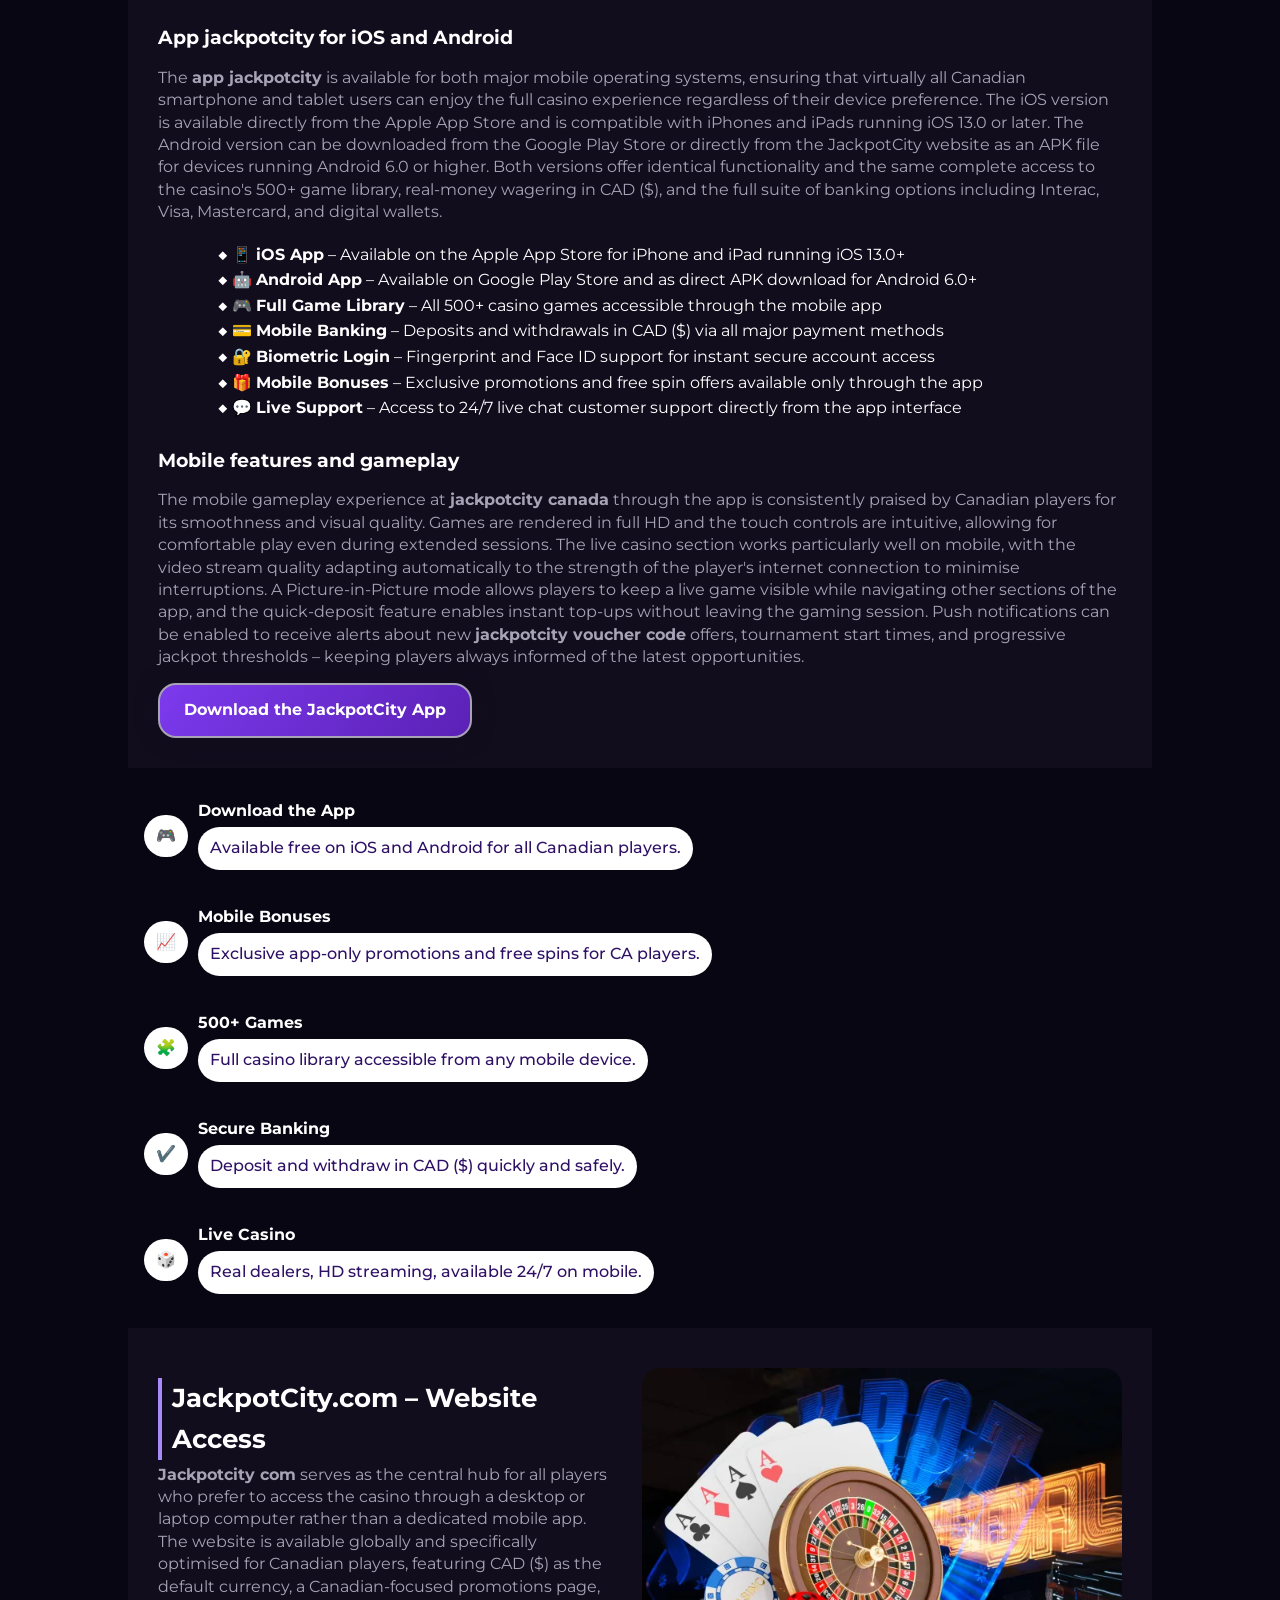
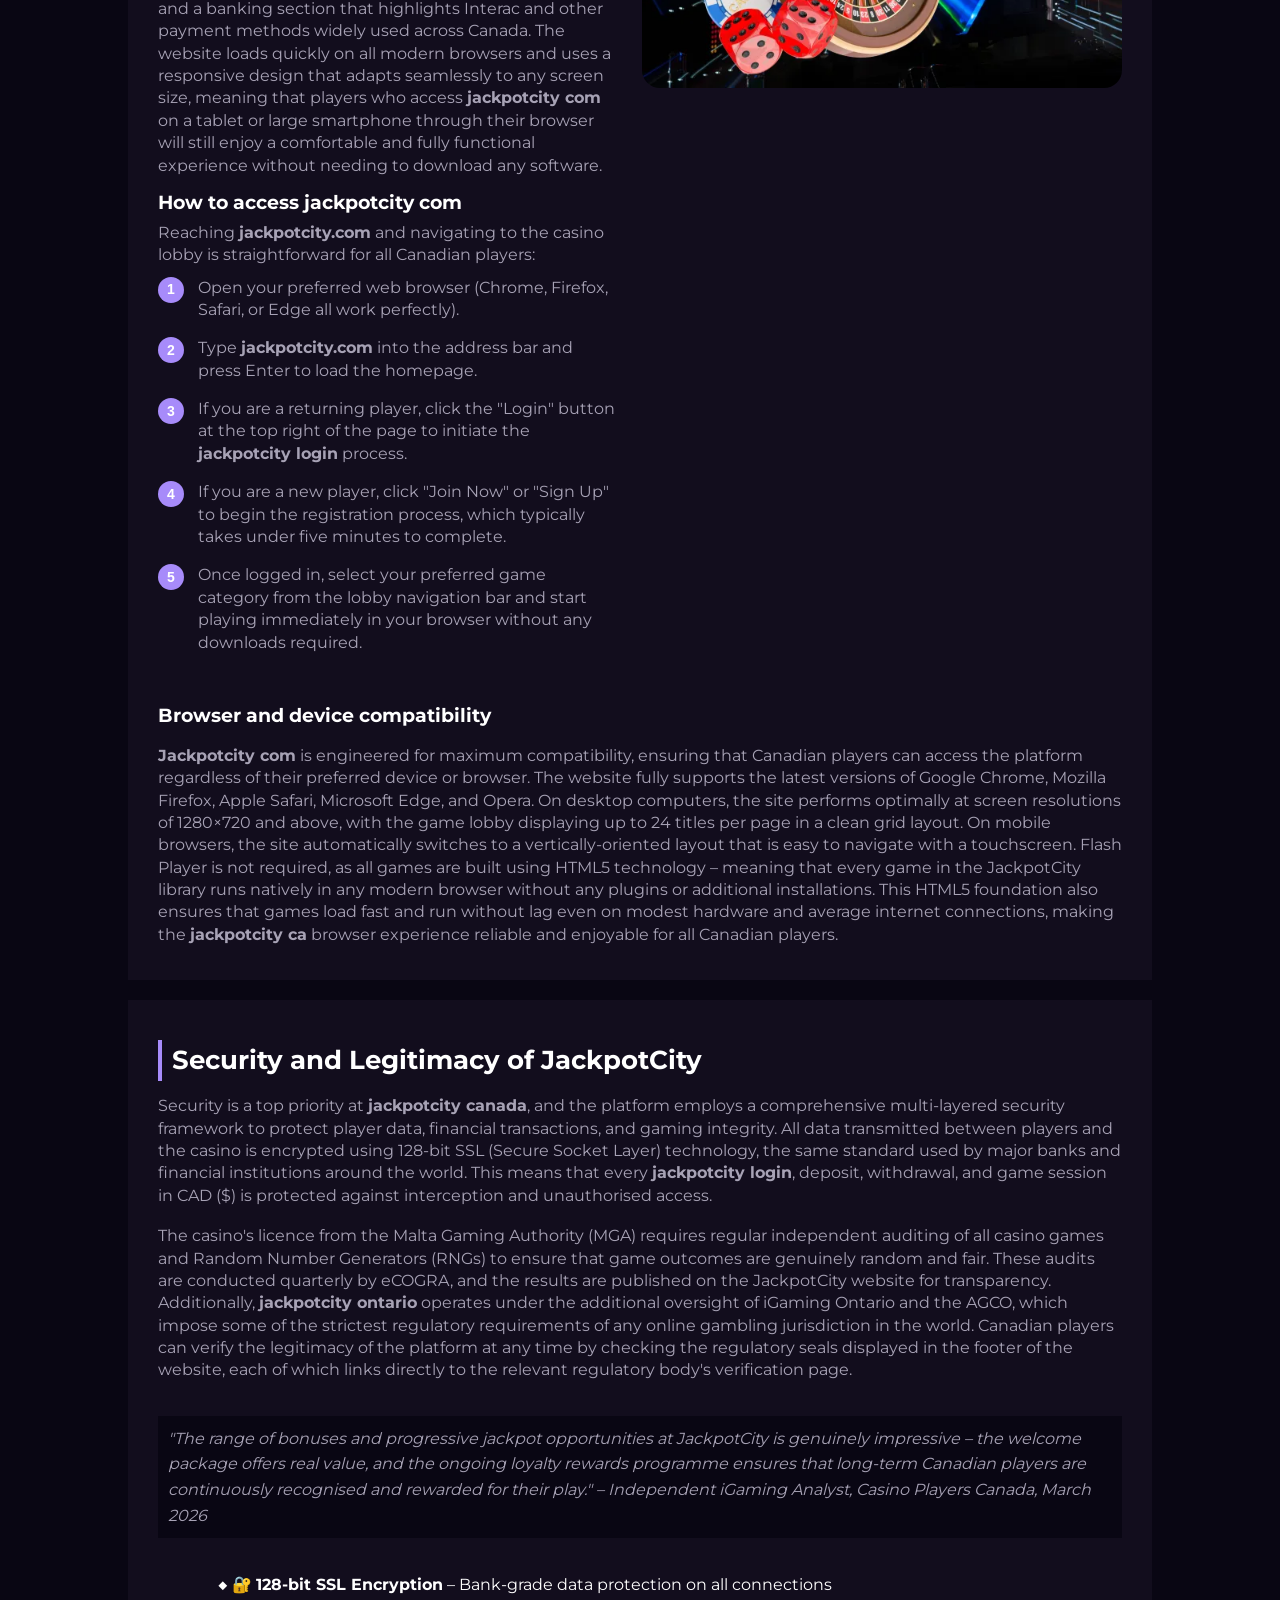
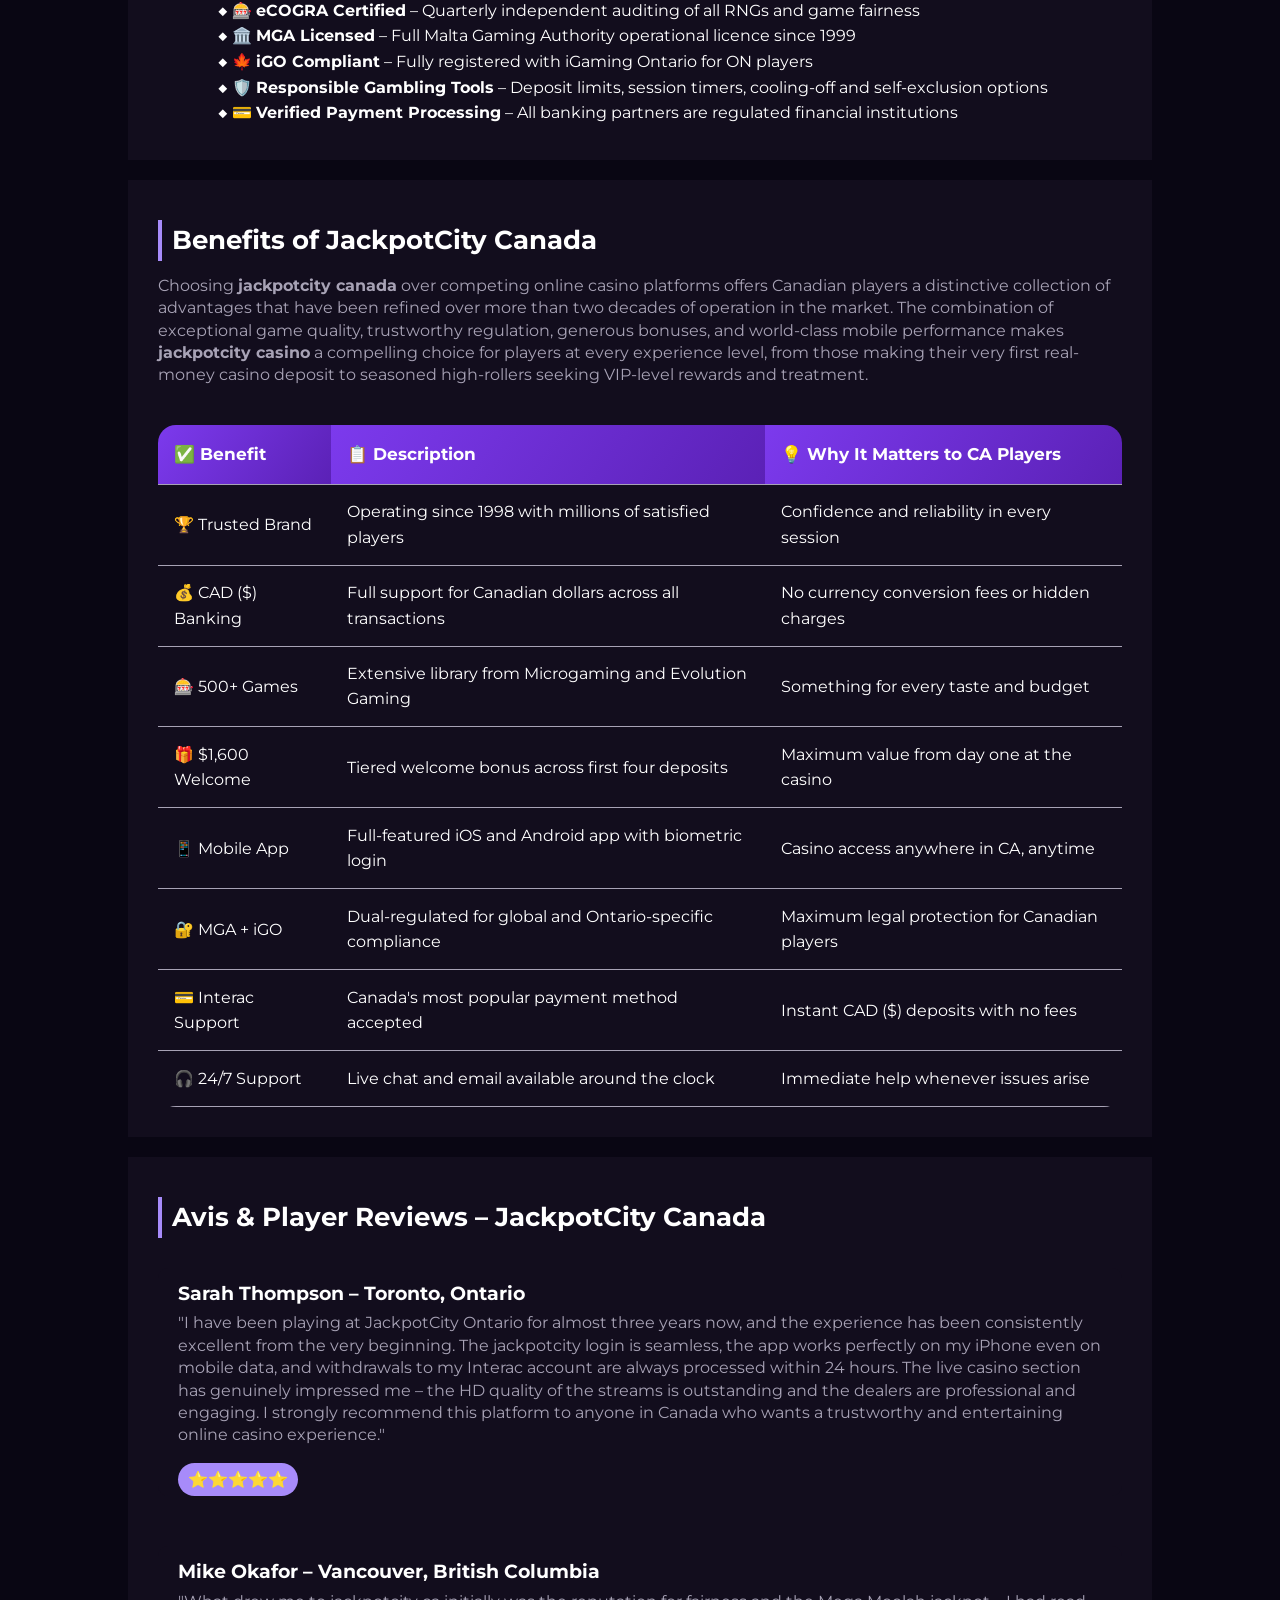
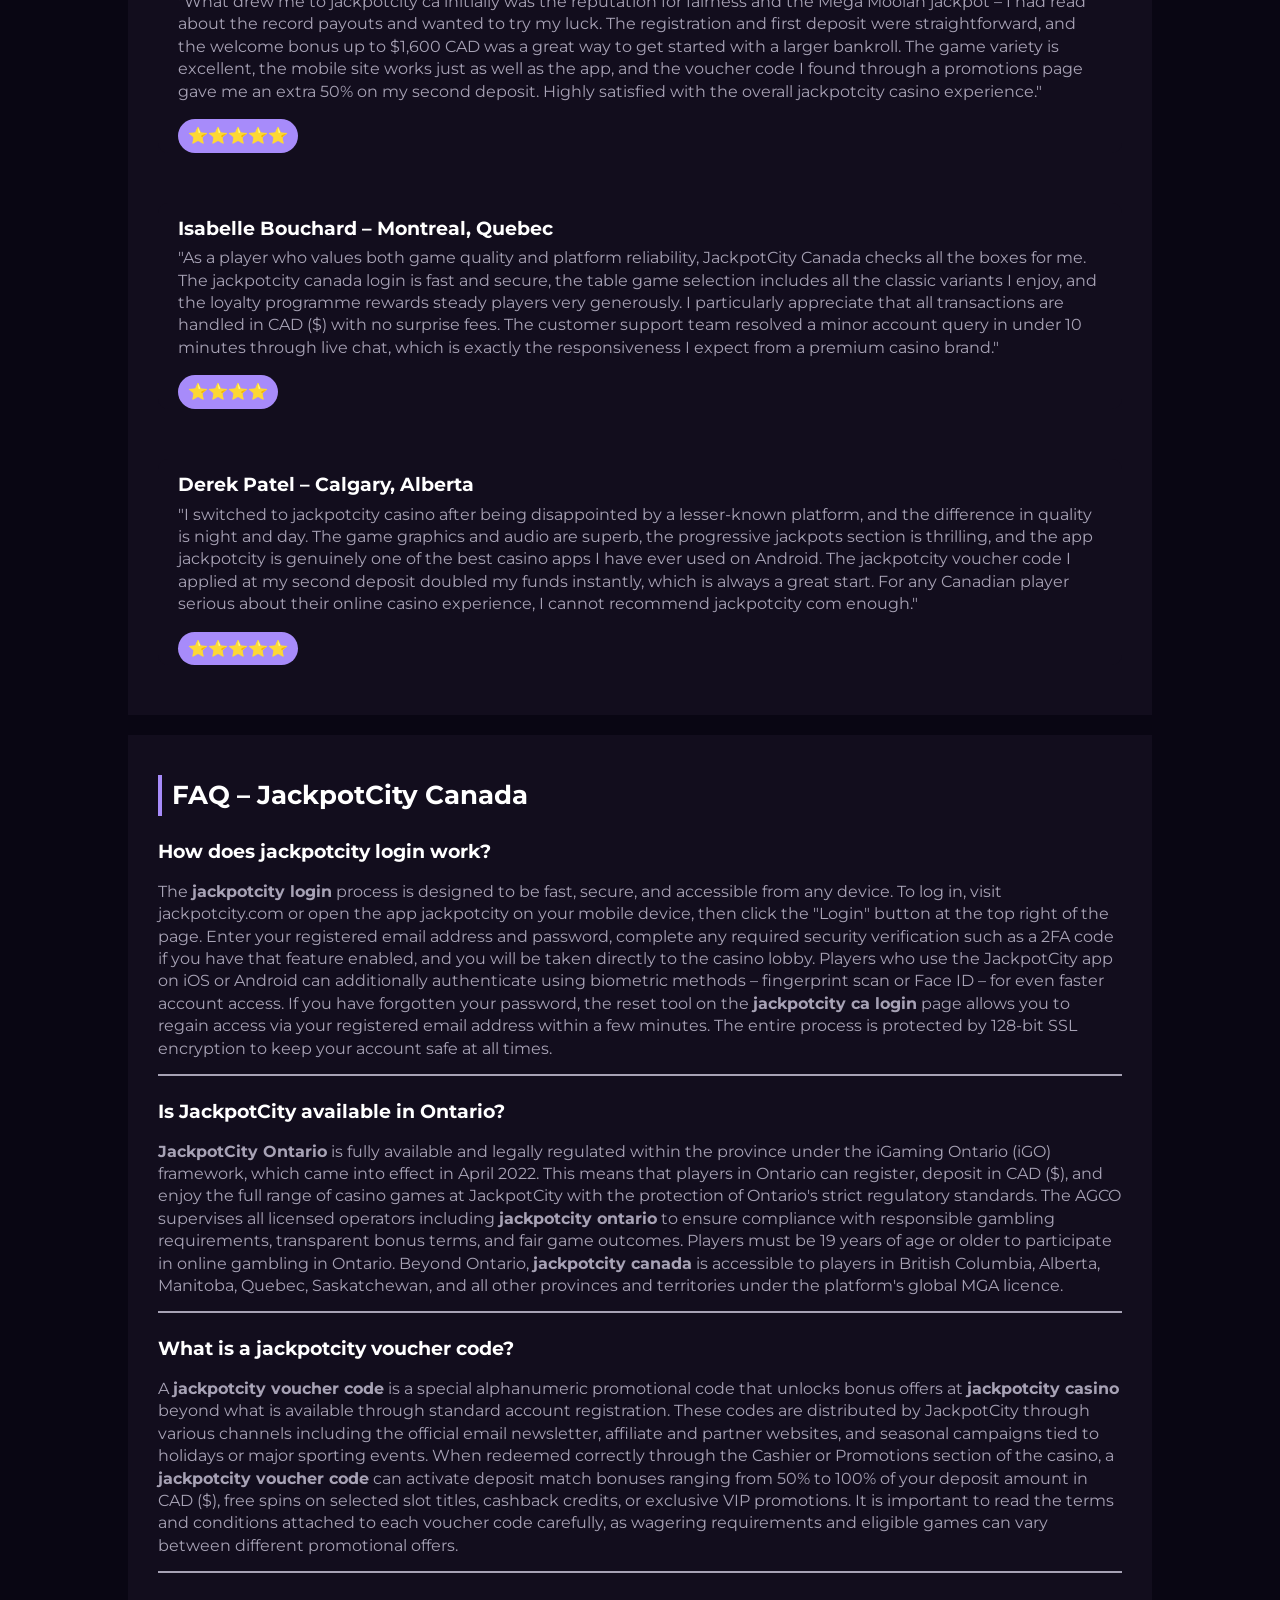
<file: en-ca/index.html>
<!DOCTYPE html>
<html lang="en-CA">

<head>
    <meta charset="UTF-8">
    <meta name="viewport" content="width=device-width, initial-scale=1.0">
    <link rel="stylesheet" href="/style.css">
    <link rel="shortcut icon" href="/favicon.ico" type="image/x-icon">
    <title>JackpotCity Canada 🎰 Casino Online, Login, App & Voucher Code</title>
    <meta name="description"
        content="Discover JackpotCity Canada 🇨🇦 Learn how to use jackpotcity login, explore the casino online, find voucher codes and play via the JackpotCity app.">
    <meta name="googlebot" content="index, follow, noarchive, max-snippet:-1">

    <link rel="alternate" hreflang="en-CA" href="https://www.strad.ca/en-ca/">
    <link rel="alternate" hreflang="x-default" href="https://www.strad.ca/">
    <link rel="canonical" href="https://www.strad.ca/en-ca/">

    <meta property="og:type" content="website" />
    <meta property="og:title" content="JackpotCity Canada 🎰 Casino Online, Login, App & Voucher Code" />
    <meta property="og:description"
        content="Discover JackpotCity Canada 🇨🇦 Learn how to use jackpotcity login, explore the casino online, find voucher codes and play via the JackpotCity app." />
    <meta property="og:url" content="https://www.strad.ca/" />
    <meta property="og:site_name" content="JackpotCity Canada" />
    <meta property="og:image" content="https://www.strad.ca/img/1.webp" />
    <meta property="og:locale" content="en_CA" />

    <meta name="twitter:card" content="summary_large_image" />
    <meta name="twitter:title" content="JackpotCity Canada 🎰 Casino Online, Login, App & Voucher Code" />
    <meta name="twitter:description"
        content="Discover JackpotCity Canada 🇨🇦 Learn how to use jackpotcity login, explore the casino online, find voucher codes and play via the JackpotCity app." />
    <meta name="twitter:image" content="https://www.strad.ca/img/1.webp" />

    <script type="application/ld+json">
        {
            "@context": "https://schema.org",
            "@type": "Article",
            "headline": "JackpotCity Canada 🎰 Casino Online, Login, App & Voucher Code",
            "description": "Discover JackpotCity Canada 🇨🇦 Learn how to use jackpotcity login, explore the casino online, find voucher codes and play via the JackpotCity app.",
            "mainEntityOfPage": {
                "@type": "WebPage",
                "@id": "https://www.strad.ca/"
            },
            "author": {
                "@type": "Person",
                "name": "Casino Expert Canada",
                "url": "https://www.strad.ca/"
            },
            "publisher": {
                "@type": "Organization",
                "name": "JackpotCity Canada",
                "logo": {
                    "@type": "ImageObject",
                    "url": "https://www.strad.ca/img/logo.webp"
                }
            },
            "datePublished": "2026-01-10",
            "dateModified": "2026-03-15"
        }
    </script>

    <script type="application/ld+json">
        {
            "@context": "https://schema.org",
            "@type": "WebSite",
            "url": "https://www.strad.ca/",
            "name": "JackpotCity Canada",
            "description": "Premium online casino guide for Canadian players – JackpotCity casino, login, app and voucher code information.",
            "inLanguage": "en-CA"
        }
    </script>

    <script type="application/ld+json">
        {
            "@context": "https://schema.org",
            "@type": "BreadcrumbList",
            "itemListElement": [{
                    "@type": "ListItem",
                    "position": 1,
                    "name": "Home",
                    "item": "https://www.strad.ca/"
                },
                {
                    "@type": "ListItem",
                    "position": 2,
                    "name": "JackpotCity Canada",
                    "item": "https://www.strad.ca/"
                }
            ]
        }
    </script>

    <script type="application/ld+json">
        {
          "@context": "https://schema.org",
          "@type": "FAQPage",
          "mainEntity": [
            {
              "@type": "Question",
              "name": "How does jackpotcity login work?",
              "acceptedAnswer": {
                "@type": "Answer",
                "text": "The jackpotcity login process is straightforward. Visit jackpotcity.com, click the Login button at the top right corner, enter your registered email address and password, then click Sign In. If you have two-factor authentication enabled, enter the code sent to your phone. Canadian players can also access their accounts through the JackpotCity app on iOS or Android."
              }
            },
            {
              "@type": "Question",
              "name": "Is JackpotCity available in Ontario?",
              "acceptedAnswer": {
                "@type": "Answer",
                "text": "Yes, JackpotCity Ontario is fully operational and regulated under the iGaming Ontario framework established in April 2022. Players in Ontario can legally access jackpotcity casino online with all features including deposits in CAD ($), bonuses, and the full games library. JackpotCity Ontario operates under strict iGO regulations, ensuring a safe and fair gaming environment."
              }
            },
            {
              "@type": "Question",
              "name": "What is a jackpotcity voucher code?",
              "acceptedAnswer": {
                "@type": "Answer",
                "text": "A jackpotcity voucher code is a promotional alphanumeric code that unlocks special bonuses, free spins, deposit matches, or cashback offers at JackpotCity Canada. These codes are distributed through newsletters, affiliate partners, and seasonal campaigns. To redeem a voucher code, log into your account, navigate to the Promotions or Cashier section, and enter the code in the designated field."
              }
            },
            {
              "@type": "Question",
              "name": "Does JackpotCity have an app?",
              "acceptedAnswer": {
                "@type": "Answer",
                "text": "Yes, the app jackpotcity is available for both iOS and Android devices. Canadian players can download the JackpotCity app directly from the App Store or Google Play Store. The app provides full access to the casino library, jackpotcity login, deposits and withdrawals in CAD ($), live casino, and customer support. The app is optimized for smooth performance on smartphones and tablets."
              }
            },
            {
              "@type": "Question",
              "name": "What games are available at jackpotcity casino online?",
              "acceptedAnswer": {
                "@type": "Answer",
                "text": "JackpotCity casino online offers over 500 games including online slots, progressive jackpots, blackjack, roulette, baccarat, poker, and live dealer games powered by Evolution Gaming and Microgaming. Canadian players can enjoy titles like Mega Moolah, which holds world-record jackpot payouts, alongside dozens of exclusive slot titles and table game variations."
              }
            }
          ]
        }
    </script>
</head>

<body>
    <header>
        <div class="logo-container">
            <a href="/">
                <img src="/img/logo.webp" alt="JackpotCity Canada Logo" width="160" height="80">
            </a>
            <a href="/play/" class="btn" rel="nofollow" content="noindex">PLAY NOW</a>
        </div>
    </header>

    <main>

        <div class="banner-bottom">
            <a href="/play/" class="btn" rel="nofollow" content="noindex">Casino Login</a>
            <a href="/play/" class="btn-white" rel="nofollow" content="noindex">Download the App</a>
        </div>

        <div class="container">
            <div>
                <h1>JackpotCity Canada – Casino Online, Login and App Guide</h1>
                <p>
                    <b><i>– The complete guide to JackpotCity Canada for Canadian online casino players in 2026</i></b>
                </p>
                <p>
                    Welcome to the most comprehensive resource about <strong>jackpotcity</strong> for players across
                    Canada. Whether you are a newcomer looking to set up your first account or a seasoned player
                    searching for the latest <strong>jackpotcity voucher code</strong>, this guide covers everything you
                    need to know. JackpotCity Canada has been serving Canadian players since 1998, delivering a trusted,
                    fully licensed online gaming experience with an extensive library of casino games, generous bonuses,
                    and a feature-rich mobile app. In this guide, we explore every aspect of <strong>casino
                        jackpotcity</strong> – from the login process and game selection to regional availability in
                    provinces like Ontario and the full capabilities of the <strong>app jackpotcity</strong> for iOS and
                    Android users. All currency figures are presented in CAD ($) to reflect the local experience for
                    players in CA.
                </p>
                <div class="btn-container">
                    <a href="/play/" class="btn" rel="nofollow" content="noindex">Login Now</a>
                    <a href="/play/" class="btn-white" rel="nofollow" content="noindex">Download the App</a>
                </div>

                <blockquote>
                    "JackpotCity delivers one of the smoothest and most intuitive user interfaces I have tested in the
                    Canadian online casino space. The navigation is clean, the game filters work flawlessly, and new
                    players can orient themselves within minutes of landing on the site for the first time." – Senior
                    Casino Reviewer, iGaming Canada Report, 2026
                </blockquote>
            </div>
            <img src="/img/1.webp" alt="JackpotCity Canada Casino Online Official Site" width="600" height="400">
        </div>

        <div class="casino-vitrina">
            <h2>Best Casinos with Bonus</h2>
            <div class="casino-card">
                <div class="casino-rank">1</div>
                <a href="/play/" class="casino-left" rel="nofollow" content="noindex">
                    <img src="/img/logo.webp" alt="JackpotCity Canada" class="casino-logo" width="100" height="50" />
                </a>
                <div class="casino-center">
                    <div class="casino-code">
                        <a href="/play/" rel="nofollow" content="noindex">
                            <h3>JackpotCity Canada</h3>
                        </a>
                        <p>Canada's leading online casino since 1998 – fully licensed, trusted by millions of Canadian
                            players and loaded with slots, table games and live dealer options.</p>
                        <div class="casino-rating"><span class="star">Welcome Bonus</span></div>
                        <p class="casino-bonus">Up to $1,600 CAD + 400 Free Spins</p>
                    </div>
                </div>
                <div class="casino-actions">
                    <a href="/play/" class="btn-red-bonus" rel="nofollow" content="noindex">Play Now!</a>
                </div>
            </div>
        </div>

        <div class="container-long">
            <h2>What is JackpotCity Canada?</h2>
            <p>
                <strong>JackpotCity Canada</strong> is one of the most established and respected online casino brands
                operating in Canada today. Launched in 1998, the platform has accumulated more than two decades of
                experience serving Canadian players from coast to coast – from British Columbia and Alberta to Quebec
                and the Atlantic provinces. The casino holds a licence from the Malta Gaming Authority (MGA), one of the
                most rigorous regulatory bodies in the world, which guarantees that all games are fair, that player
                funds are protected, and that the platform adheres to responsible gambling standards. Deposits and
                withdrawals are handled in CAD ($), making the experience fully tailored to the Canadian market without
                the need for currency conversion.
            </p>

            <h3>Overview of jackpotcity casino</h3>
            <p>
                The <strong>jackpotcity casino</strong> platform is powered by Microgaming, a pioneer in online gaming
                software that has powered cutting-edge casino experiences since 1994. This partnership means players at
                <strong>jackpotcity ca</strong> enjoy access to some of the most iconic and highest-quality casino
                titles ever created, including the legendary Mega Moolah progressive jackpot slot that has produced
                world-record payouts in the tens of millions of dollars. The casino's interface is clean, fast-loading,
                and designed for ease of use across both desktop and mobile environments. Players can browse games by
                category, provider, or popularity, and a dedicated search bar allows instant access to any specific
                title within the library of more than 500 games. The lobby is visually engaging without being cluttered,
                and the overall user experience consistently earns top scores in independent casino reviews across
                Canada.
            </p>
            <p>
                Customer support at <strong>jackpotcity casino online</strong> is available around the clock via live
                chat and email. The support team is knowledgeable, responsive, and specifically trained to handle
                queries from Canadian players, including questions about CAD ($) transactions, bonus terms, and
                regulatory requirements specific to provinces such as Ontario. In 2026, JackpotCity also introduced an
                expanded FAQ section and an AI-powered help assistant that can resolve most common queries in seconds,
                further reducing wait times for players who need quick answers.
            </p>

            <h3>Jackpotcity ca and its popularity</h3>
            <p>
                <strong>Jackpotcity ca</strong> remains one of the most searched casino brands in Canada year after
                year, and for excellent reasons. The platform has built its reputation on a foundation of reliability,
                game variety, and transparent bonus terms – qualities that Canadian players have come to expect and
                demand from any serious online casino in 2026. The brand's longevity in the market speaks volumes: while
                dozens of online casinos have launched and disappeared over the years, <strong>jackpotcity
                    canada</strong> has continuously adapted to technological advances and evolving player preferences.
                The introduction of live dealer games, the launch of a dedicated mobile app, and the integration of
                modern payment methods including Interac, e-Transfer, and digital wallets have all kept the platform at
                the forefront of the Canadian online gaming landscape. With over 10 million registered accounts globally
                and a significant share of those belonging to Canadians, jackpotcity is not merely popular – it is a
                benchmark by which other Canadian online casinos are measured.
            </p>

            <div class="table-wrapper">
                <table>
                    <tr>
                        <th>🏆 Feature</th>
                        <th>📋 Details</th>
                        <th>🍁 Canadian Benefit</th>
                    </tr>
                    <tr>
                        <td>Established</td>
                        <td>1998</td>
                        <td>25+ years serving CA players</td>
                    </tr>
                    <tr>
                        <td>Licence</td>
                        <td>Malta Gaming Authority (MGA)</td>
                        <td>World-class player protection</td>
                    </tr>
                    <tr>
                        <td>Software</td>
                        <td>Microgaming + Evolution Gaming</td>
                        <td>Top-tier game quality</td>
                    </tr>
                    <tr>
                        <td>Currency</td>
                        <td>CAD ($)</td>
                        <td>No conversion fees</td>
                    </tr>
                    <tr>
                        <td>Welcome Bonus</td>
                        <td>Up to $1,600 CAD</td>
                        <td>Among the highest in CA</td>
                    </tr>
                    <tr>
                        <td>Games Available</td>
                        <td>500+</td>
                        <td>Full range for all preferences</td>
                    </tr>
                    <tr>
                        <td>Mobile App</td>
                        <td>iOS & Android</td>
                        <td>Full casino on any device</td>
                    </tr>
                    <tr>
                        <td>Support</td>
                        <td>24/7 Live Chat & Email</td>
                        <td>Always available for CA players</td>
                    </tr>
                </table>
            </div>
            <a href="/play/" class="btn-white" rel="nofollow" content="noindex">Visit JackpotCity Canada</a>
        </div>

        <div class="container-long">
            <div class="flex-wrapper">
                <img src="/img/2.webp" alt="JackpotCity Login Canada Account Access" width="600" height="400">
                <div>
                    <h2>JackpotCity Login – Access Your Account</h2>
                    <p>
                        Accessing your account through the <strong>jackpotcity login</strong> portal is quick and
                        simple, designed to get you into the game as fast as possible. The platform uses
                        industry-standard SSL encryption to protect all login data and account activity, ensuring that
                        your personal and financial information remains private and secure at all times. In 2026,
                        JackpotCity also offers optional two-factor authentication (2FA) for an additional layer of
                        security – a feature strongly recommended for all Canadian players who want maximum protection
                        on their accounts.
                    </p>

                    <h3>How to use jackpotcity login</h3>
                    <p>Follow these steps to access your <strong>jackpotcity ca login</strong> account quickly and
                        securely:</p>
                    <ol class="pink-circle-list">
                        <li>
                            <p><strong>Visit the official site</strong> – Go to jackpotcity.com or open the JackpotCity
                                app on your device.</p>
                        </li>
                        <li>
                            <p><strong>Click "Login"</strong> – Find the Login button located in the upper right corner
                                of the homepage.</p>
                        </li>
                        <li>
                            <p><strong>Enter your credentials</strong> – Type in your registered email address and
                                password in the designated fields.</p>
                        </li>
                        <li>
                            <p><strong>Complete security verification</strong> – If 2FA is enabled, enter the one-time
                                code sent to your registered mobile number.</p>
                        </li>
                        <li>
                            <p><strong>Access your account</strong> – You will be redirected to the casino lobby where
                                your balance in CAD ($) is displayed prominently.</p>
                        </li>
                    </ol>
                </div>
            </div>

            <h3>Jackpotcity ca login and canada login options</h3>
            <p>
                The <strong>jackpotcity canada login</strong> system supports multiple access methods to accommodate the
                preferences of all types of Canadian players. In addition to the standard email-and-password method,
                players can sign in using saved browser credentials or through the dedicated mobile app which supports
                biometric authentication including fingerprint and Face ID on supported devices. This makes the
                <strong>jackpotcity ca login</strong> process faster than ever, allowing returning players to access
                their accounts in seconds without needing to type their password manually. For players who have
                forgotten their password, the reset process is equally straightforward – simply click "Forgot Password"
                on the login page, enter your registered email address, and follow the instructions in the reset email
                to create a new password and regain access to your account within minutes.
            </p>
            <ul>
                <li>🔑 <strong>Standard Login</strong> – Email and password via the official website or app</li>
                <li>🤳 <strong>Biometric Login</strong> – Fingerprint or Face ID through the JackpotCity app on iOS and
                    Android</li>
                <li>💾 <strong>Saved Credentials</strong> – Browser-saved login for desktop users on personal computers
                </li>
                <li>🔒 <strong>Two-Factor Authentication</strong> – Optional 2FA via SMS code for enhanced account
                    security</li>
                <li>📧 <strong>Password Reset</strong> – Email-based reset link delivered within 2 minutes for forgotten
                    passwords</li>
            </ul>
            <a href="/play/" class="btn" rel="nofollow" content="noindex">Login to JackpotCity</a>
        </div>

        <div class="breake">
            <div class="breake-block">
                <p>🎮</p>
                <div>
                    <h4>Create Account</h4>
                    <p>Register in minutes and claim your welcome bonus in CAD ($).</p>
                </div>
            </div>
            <div class="breake-block">
                <p>📈</p>
                <div>
                    <h4>Make a Deposit</h4>
                    <p>Fund your account securely using Interac, Visa, or e-Transfer.</p>
                </div>
            </div>
            <div class="breake-block">
                <p>🧩</p>
                <div>
                    <h4>Choose a Game</h4>
                    <p>Browse 500+ casino games including slots and live dealer tables.</p>
                </div>
            </div>
            <div class="breake-block">
                <p>✔️</p>
                <div>
                    <h4>Claim Bonus</h4>
                    <p>Activate your welcome package worth up to $1,600 CAD.</p>
                </div>
            </div>
            <div class="breake-block">
                <p>🎲</p>
                <div>
                    <h4>Start Playing</h4>
                    <p>Enjoy your favourite games and withdraw winnings in CAD ($).</p>
                </div>
            </div>
        </div>

        <div class="container-long">
            <h2>JackpotCity Casino Online – Games and Features</h2>
            <p>
                The <strong>jackpotcity casino online</strong> library is one of the most impressive collections
                available to Canadian players in 2026. Powered primarily by Microgaming and supplemented by Evolution
                Gaming for live dealer content, the platform delivers a diverse and high-quality gaming experience that
                caters to every taste and skill level. Whether you prefer the excitement of spinning the reels on a
                high-volatility slot, the cerebral challenge of blackjack strategy, or the immersive atmosphere of a
                live roulette table with a real dealer, <strong>jackpotcity casino</strong> has the perfect game for
                you. All games are independently audited for fairness by eCOGRA, a respected testing agency, and the
                Return to Player (RTP) percentages are publicly available on the platform for full transparency.
            </p>

            <h3>Casino jackpotcity and game selection</h3>
            <p>
                <strong>Casino jackpotcity</strong> organises its library into clearly defined categories, making it
                easy for players to find exactly what they are looking for without endless scrolling. The main
                categories include Online Slots, Table Games, Live Casino, Video Poker, and Jackpot Games. New titles
                are added regularly – in 2026 alone, JackpotCity has already introduced more than 30 new slot titles and
                expanded its live casino floor with several new Evolution Gaming tables. The progressive jackpot section
                is particularly noteworthy, as it includes Mega Moolah and other network jackpots that can reach values
                of several million CAD ($). The casino also features a "Recently Played" section that personalises the
                lobby based on each player's history, making return visits even more convenient and enjoyable.
            </p>

            <h3>Slots, table games and live casino</h3>
            <p>
                The three pillars of the <strong>jackpotcity casino online</strong> experience are its slots, table
                games, and live casino offering. In the slots category, players will find classic three-reel fruit
                machines, modern five-reel video slots with complex bonus features, and Megaways titles with hundreds of
                thousands of ways to win. Popular slots at JackpotCity include Thunderstruck II, Immortal Romance, and
                Book of Oz, all developed by Microgaming. The table games section covers all the essentials – multiple
                variants of blackjack, European and American roulette, baccarat, craps, and Caribbean Stud Poker. For
                players who want the authentic casino atmosphere from the comfort of their home, the live casino powered
                by Evolution Gaming is outstanding: professional dealers host games around the clock in beautifully
                designed studios, with HD video streaming and real-time interaction available in every session.
            </p>

            <div class="table-wrapper">
                <table>
                    <tr>
                        <th>🎮 Game Category</th>
                        <th>📊 Number of Titles</th>
                        <th>🌟 Popular Examples</th>
                    </tr>
                    <tr>
                        <td>Online Slots</td>
                        <td>300+</td>
                        <td>Mega Moolah, Thunderstruck II, Immortal Romance</td>
                    </tr>
                    <tr>
                        <td>Table Games</td>
                        <td>60+</td>
                        <td>European Blackjack, French Roulette, Baccarat</td>
                    </tr>
                    <tr>
                        <td>Live Casino</td>
                        <td>50+</td>
                        <td>Live Roulette, Live Blackjack, Lightning Dice</td>
                    </tr>
                    <tr>
                        <td>Video Poker</td>
                        <td>20+</td>
                        <td>Jacks or Better, Deuces Wild, Joker Poker</td>
                    </tr>
                    <tr>
                        <td>Progressive Jackpots</td>
                        <td>15+</td>
                        <td>Mega Moolah, Major Millions, King Cashalot</td>
                    </tr>
                </table>
            </div>
        </div>

        <div class="container">
            <img src="/img/2.webp" alt="JackpotCity Ontario Casino Online Canada" width="600" height="400">
            <div>
                <h2>JackpotCity Ontario – Regional Availability</h2>
                <p>
                    <strong>JackpotCity Ontario</strong> represents one of the most significant developments in the
                    Canadian online gambling landscape of recent years. Since the Ontario government launched its
                    regulated iGaming market in April 2022, players in the province have been able to enjoy a fully
                    legal and locally regulated online casino experience under the oversight of iGaming Ontario (iGO)
                    and the Alcohol and Gaming Commission of Ontario (AGCO). JackpotCity was among the first major
                    international brands to obtain an operating licence under this new framework, demonstrating its
                    commitment to compliance and player safety in Canada's most populous province.
                </p>

                <h3>Jackpotcity ontario access and rules</h3>
                <p>
                    Accessing <strong>jackpotcity ontario</strong> follows the same process as the standard jackpotcity
                    canada login, but players registered in Ontario benefit from additional regulatory protections
                    specific to the province. These include enhanced responsible gambling tools mandated by the AGCO,
                    mandatory disclosure of bonus terms in plain language, and a self-exclusion option that connects to
                    the province-wide GameSense voluntary exclusion program. Ontario players must be 19 years of age or
                    older to register and play at <strong>jackpotcity ontario</strong>, in line with the province's
                    legal gambling age. All deposits and withdrawals are processed in CAD ($), and Interac remains the
                    most popular payment method among Ontario players for its instant processing times and zero
                    transaction fees.
                </p>
            </div>
        </div>

        <div class="container-long">
            <h3>Differences across Canadian provinces</h3>
            <p>
                While <strong>jackpotcity canada</strong> is accessible to players across virtually all Canadian
                provinces and territories, the regulatory environment differs significantly from one region to another.
                Ontario stands alone as the province with a fully regulated private online casino market, meaning
                operators like JackpotCity must hold a specific iGO licence to serve Ontario residents. In other
                provinces such as British Columbia, Alberta, Manitoba, and Quebec, online gambling is permitted but
                regulated differently – often through provincially operated online casinos that compete with private
                operators. In provinces without specific online gambling legislation, Canadian players can legally
                access offshore-licensed casinos like JackpotCity under the MGA licence without any legal risk. The
                table below summarises the key differences across Canada's major provinces:
            </p>

            <div class="table-wrapper">
                <table>
                    <tr>
                        <th>🍁 Province</th>
                        <th>📋 Regulatory Status</th>
                        <th>⚖️ Legal Age</th>
                        <th>💰 CAD ($) Support</th>
                    </tr>
                    <tr>
                        <td>Ontario</td>
                        <td>iGaming Ontario (iGO) regulated</td>
                        <td>19+</td>
                        <td>Full CAD ($) support</td>
                    </tr>
                    <tr>
                        <td>British Columbia</td>
                        <td>BCLC oversight + private offshore</td>
                        <td>19+</td>
                        <td>Full CAD ($) support</td>
                    </tr>
                    <tr>
                        <td>Alberta</td>
                        <td>AGLC oversight + private offshore</td>
                        <td>18+</td>
                        <td>Full CAD ($) support</td>
                    </tr>
                    <tr>
                        <td>Quebec</td>
                        <td>Loto-Québec + private offshore</td>
                        <td>18+</td>
                        <td>Full CAD ($) support</td>
                    </tr>
                    <tr>
                        <td>Manitoba</td>
                        <td>MBLL oversight + private offshore</td>
                        <td>18+</td>
                        <td>Full CAD ($) support</td>
                    </tr>
                </table>
            </div>
            <a href="/play/" class="btn-white" rel="nofollow" content="noindex">Play at JackpotCity Ontario</a>
        </div>

        <div class="container-long">
            <div class="flex-wrapper">
                <img src="/img/5.webp" alt="JackpotCity Voucher Code Bonuses Canada" width="600" height="400">
                <div>
                    <h2>JackpotCity Voucher Code – Bonuses and Offers</h2>
                    <p>
                        Bonuses and promotional offers are among the most exciting aspects of playing at
                        <strong>jackpotcity canada</strong>, and the platform consistently delivers impressive value
                        through its tiered welcome package, ongoing promotions, loyalty rewards, and seasonal campaigns.
                        The use of a <strong>jackpotcity voucher code</strong> can unlock additional bonus funds, free
                        spins, or cashback offers that are not available through standard registration, making it
                        worthwhile to check for current codes before making any deposit. In 2026, JackpotCity Canada has
                        expanded its promotions calendar significantly, with new bonus offers released on a weekly basis
                        to reward both new and returning players.
                    </p>

                    <h3>How to use jackpotcity voucher code</h3>
                    <p>Redeeming a <strong>jackpotcity voucher code</strong> is a simple process that takes less than a
                        minute:</p>
                    <ol class="pink-circle-list">
                        <li>
                            <p><strong>Log in to your account</strong> – Use your <strong>jackpotcity ca login</strong>
                                credentials to access your account.</p>
                        </li>
                        <li>
                            <p><strong>Navigate to the Cashier</strong> – Find the Cashier or Banking section from the
                                main menu.</p>
                        </li>
                        <li>
                            <p><strong>Select "Promotions" or "Bonuses"</strong> – Look for the voucher code or promo
                                code input field.</p>
                        </li>
                        <li>
                            <p><strong>Enter your code</strong> – Type the voucher code exactly as provided, paying
                                attention to capitalisation.</p>
                        </li>
                        <li>
                            <p><strong>Confirm the deposit</strong> – Complete your deposit in CAD ($) as required to
                                activate the bonus associated with the code.</p>
                        </li>
                        <li>
                            <p><strong>Bonus credited</strong> – Your bonus funds or free spins will be credited to your
                                account immediately or within 24 hours depending on the specific promotion terms.</p>
                        </li>
                    </ol>
                </div>
            </div>

            <h3>Available promotions and rewards</h3>
            <p>
                Beyond the welcome package and individual <strong>jackpotcity voucher code</strong> offers, the platform
                runs a comprehensive rewards programme that benefits players throughout their entire journey at the
                casino. The loyalty scheme operates on a point-accumulation model where players earn comp points for
                every dollar wagered in CAD ($), which can later be exchanged for bonus credits. As players progress
                through the loyalty tiers, they unlock increasingly generous benefits including higher point conversion
                rates, personalised bonus offers, faster withdrawal processing, and dedicated account managers for VIP
                members. The promotions page is updated regularly, so it is advisable to check it each time you log in
                to ensure you never miss a valuable offer.
            </p>

            <div class="table-wrapper">
                <table>
                    <tr>
                        <th>🎁 Promotion Type</th>
                        <th>💰 Offer Details (CAD $)</th>
                        <th>📋 Key Terms</th>
                    </tr>
                    <tr>
                        <td>Welcome Bonus</td>
                        <td>Up to $1,600 over 4 deposits</td>
                        <td>Wagering requirement: 70x bonus</td>
                    </tr>
                    <tr>
                        <td>Voucher Code Bonus</td>
                        <td>Varies – typically 50%–100% match</td>
                        <td>Code must be entered at deposit</td>
                    </tr>
                    <tr>
                        <td>Weekly Reload</td>
                        <td>Up to $400 CAD every Monday</td>
                        <td>Available to all active players</td>
                    </tr>
                    <tr>
                        <td>Free Spins Offers</td>
                        <td>Up to 50 free spins on selected slots</td>
                        <td>Winnings subject to 30x wagering</td>
                    </tr>
                    <tr>
                        <td>VIP Cashback</td>
                        <td>Up to 10% weekly cashback</td>
                        <td>Credited every Monday for VIP tier</td>
                    </tr>
                    <tr>
                        <td>Loyalty Points</td>
                        <td>1 comp point per $10 CAD wagered</td>
                        <td>Redeemable for bonus credits</td>
                    </tr>
                </table>
            </div>
        </div>

        <div class="container-long">

            <h2>JackpotCity App – Mobile Casino</h2>
            <p>
                The <strong>app jackpotcity</strong> is the ideal way for Canadian players to enjoy their favourite
                casino games on the go, whether commuting in Toronto, relaxing in Vancouver, or travelling anywhere else
                in Canada. Designed from the ground up for mobile performance, the JackpotCity app provides the complete
                casino experience in the palm of your hand – including the full games library, jackpotcity login, secure
                banking in CAD ($), customer support access, and bonus management tools. The app received a major update
                in early 2026 that introduced an improved interface, faster game loading times, and expanded biometric
                authentication support, cementing its reputation as one of the best casino apps available to Canadian
                players.
            </p>

            <h3>App jackpotcity for iOS and Android</h3>
            <p>
                The <strong>app jackpotcity</strong> is available for both major mobile operating systems, ensuring that
                virtually all Canadian smartphone and tablet users can enjoy the full casino experience regardless of
                their device preference. The iOS version is available directly from the Apple App Store and is
                compatible with iPhones and iPads running iOS 13.0 or later. The Android version can be downloaded from
                the Google Play Store or directly from the JackpotCity website as an APK file for devices running
                Android 6.0 or higher. Both versions offer identical functionality and the same complete access to the
                casino's 500+ game library, real-money wagering in CAD ($), and the full suite of banking options
                including Interac, Visa, Mastercard, and digital wallets.
            </p>

            <ul>
                <li>📱 <strong>iOS App</strong> – Available on the Apple App Store for iPhone and iPad running iOS 13.0+
                </li>
                <li>🤖 <strong>Android App</strong> – Available on Google Play Store and as direct APK download for
                    Android 6.0+</li>
                <li>🎮 <strong>Full Game Library</strong> – All 500+ casino games accessible through the mobile app</li>
                <li>💳 <strong>Mobile Banking</strong> – Deposits and withdrawals in CAD ($) via all major payment
                    methods</li>
                <li>🔐 <strong>Biometric Login</strong> – Fingerprint and Face ID support for instant secure account
                    access</li>
                <li>🎁 <strong>Mobile Bonuses</strong> – Exclusive promotions and free spin offers available only
                    through the app</li>
                <li>💬 <strong>Live Support</strong> – Access to 24/7 live chat customer support directly from the app
                    interface</li>
            </ul>

            <h3>Mobile features and gameplay</h3>
            <p>
                The mobile gameplay experience at <strong>jackpotcity canada</strong> through the app is consistently
                praised by Canadian players for its smoothness and visual quality. Games are rendered in full HD and the
                touch controls are intuitive, allowing for comfortable play even during extended sessions. The live
                casino section works particularly well on mobile, with the video stream quality adapting automatically
                to the strength of the player's internet connection to minimise interruptions. A Picture-in-Picture mode
                allows players to keep a live game visible while navigating other sections of the app, and the
                quick-deposit feature enables instant top-ups without leaving the gaming session. Push notifications can
                be enabled to receive alerts about new <strong>jackpotcity voucher code</strong> offers, tournament
                start times, and progressive jackpot thresholds – keeping players always informed of the latest
                opportunities.
            </p>
            <a href="/play/" class="btn" rel="nofollow" content="noindex">Download the JackpotCity App</a>
        </div>

        <div class="breake">
            <div class="breake-block">
                <p>🎮</p>
                <div>
                    <h4>Download the App</h4>
                    <p>Available free on iOS and Android for all Canadian players.</p>
                </div>
            </div>
            <div class="breake-block">
                <p>📈</p>
                <div>
                    <h4>Mobile Bonuses</h4>
                    <p>Exclusive app-only promotions and free spins for CA players.</p>
                </div>
            </div>
            <div class="breake-block">
                <p>🧩</p>
                <div>
                    <h4>500+ Games</h4>
                    <p>Full casino library accessible from any mobile device.</p>
                </div>
            </div>
            <div class="breake-block">
                <p>✔️</p>
                <div>
                    <h4>Secure Banking</h4>
                    <p>Deposit and withdraw in CAD ($) quickly and safely.</p>
                </div>
            </div>
            <div class="breake-block">
                <p>🎲</p>
                <div>
                    <h4>Live Casino</h4>
                    <p>Real dealers, HD streaming, available 24/7 on mobile.</p>
                </div>
            </div>
        </div>

        <div class="container-long">
            <div class="flex-wrapper">
                <div>
                    <h2>JackpotCity.com – Website Access</h2>
                    <p>
                        <strong>Jackpotcity com</strong> serves as the central hub for all players who prefer to access
                        the casino through a desktop or laptop computer rather than a dedicated mobile app. The website
                        is available globally and specifically optimised for Canadian players, featuring CAD ($) as the
                        default currency, a Canadian-focused promotions page, and a banking section that highlights
                        Interac and other payment methods widely used across Canada. The website loads quickly on all
                        modern browsers and uses a responsive design that adapts seamlessly to any screen size, meaning
                        that players who access <strong>jackpotcity com</strong> on a tablet or large smartphone through
                        their browser will still enjoy a comfortable and fully functional experience without needing to
                        download any software.
                    </p>

                    <h3>How to access jackpotcity com</h3>
                    <p>Reaching <strong>jackpotcity.com</strong> and navigating to the casino lobby is straightforward
                        for all Canadian players:</p>
                    <ol class="pink-circle-list">
                        <li>
                            <p>Open your preferred web browser (Chrome, Firefox, Safari, or Edge all work perfectly).
                            </p>
                        </li>
                        <li>
                            <p>Type <strong>jackpotcity.com</strong> into the address bar and press Enter to load the
                                homepage.</p>
                        </li>
                        <li>
                            <p>If you are a returning player, click the "Login" button at the top right of the page to
                                initiate the <strong>jackpotcity login</strong> process.</p>
                        </li>
                        <li>
                            <p>If you are a new player, click "Join Now" or "Sign Up" to begin the registration process,
                                which typically takes under five minutes to complete.</p>
                        </li>
                        <li>
                            <p>Once logged in, select your preferred game category from the lobby navigation bar and
                                start playing immediately in your browser without any downloads required.</p>
                        </li>
                    </ol>
                </div>
                <img src="/img/4.webp" alt="JackpotCity Website Browser Desktop Canada" width="600" height="400">
            </div>

            <h3>Browser and device compatibility</h3>
            <p>
                <strong>Jackpotcity com</strong> is engineered for maximum compatibility, ensuring that Canadian players
                can access the platform regardless of their preferred device or browser. The website fully supports the
                latest versions of Google Chrome, Mozilla Firefox, Apple Safari, Microsoft Edge, and Opera. On desktop
                computers, the site performs optimally at screen resolutions of 1280×720 and above, with the game lobby
                displaying up to 24 titles per page in a clean grid layout. On mobile browsers, the site automatically
                switches to a vertically-oriented layout that is easy to navigate with a touchscreen. Flash Player is
                not required, as all games are built using HTML5 technology – meaning that every game in the JackpotCity
                library runs natively in any modern browser without any plugins or additional installations. This HTML5
                foundation also ensures that games load fast and run without lag even on modest hardware and average
                internet connections, making the <strong>jackpotcity ca</strong> browser experience reliable and
                enjoyable for all Canadian players.
            </p>
        </div>

        <div class="container-long">
            <h2>Security and Legitimacy of JackpotCity</h2>
            <p>
                Security is a top priority at <strong>jackpotcity canada</strong>, and the platform employs a
                comprehensive multi-layered security framework to protect player data, financial transactions, and
                gaming integrity. All data transmitted between players and the casino is encrypted using 128-bit SSL
                (Secure Socket Layer) technology, the same standard used by major banks and financial institutions
                around the world. This means that every <strong>jackpotcity login</strong>, deposit, withdrawal, and
                game session in CAD ($) is protected against interception and unauthorised access.
            </p>
            <p>
                The casino's licence from the Malta Gaming Authority (MGA) requires regular independent auditing of all
                casino games and Random Number Generators (RNGs) to ensure that game outcomes are genuinely random and
                fair. These audits are conducted quarterly by eCOGRA, and the results are published on the JackpotCity
                website for transparency. Additionally, <strong>jackpotcity ontario</strong> operates under the
                additional oversight of iGaming Ontario and the AGCO, which impose some of the strictest regulatory
                requirements of any online gambling jurisdiction in the world. Canadian players can verify the
                legitimacy of the platform at any time by checking the regulatory seals displayed in the footer of the
                website, each of which links directly to the relevant regulatory body's verification page.
            </p>

            <blockquote>
                "The range of bonuses and progressive jackpot opportunities at JackpotCity is genuinely impressive – the
                welcome package offers real value, and the ongoing loyalty rewards programme ensures that long-term
                Canadian players are continuously recognised and rewarded for their play." – Independent iGaming
                Analyst, Casino Players Canada, March 2026
            </blockquote>

            <ul>
                <li>🔐 <strong>128-bit SSL Encryption</strong> – Bank-grade data protection on all connections</li>
                <li>🎰 <strong>eCOGRA Certified</strong> – Quarterly independent auditing of all RNGs and game fairness
                </li>
                <li>🏛️ <strong>MGA Licensed</strong> – Full Malta Gaming Authority operational licence since 1999</li>
                <li>🍁 <strong>iGO Compliant</strong> – Fully registered with iGaming Ontario for ON players</li>
                <li>🛡️ <strong>Responsible Gambling Tools</strong> – Deposit limits, session timers, cooling-off and
                    self-exclusion options</li>
                <li>💳 <strong>Verified Payment Processing</strong> – All banking partners are regulated financial
                    institutions</li>
            </ul>
        </div>

        <div class="container-long">
            <h2>Benefits of JackpotCity Canada</h2>
            <p>
                Choosing <strong>jackpotcity canada</strong> over competing online casino platforms offers Canadian
                players a distinctive collection of advantages that have been refined over more than two decades of
                operation in the market. The combination of exceptional game quality, trustworthy regulation, generous
                bonuses, and world-class mobile performance makes <strong>jackpotcity casino</strong> a compelling
                choice for players at every experience level, from those making their very first real-money casino
                deposit to seasoned high-rollers seeking VIP-level rewards and treatment.
            </p>

            <div class="table-wrapper">
                <table>
                    <tr>
                        <th>✅ Benefit</th>
                        <th>📋 Description</th>
                        <th>💡 Why It Matters to CA Players</th>
                    </tr>
                    <tr>
                        <td>🏆 Trusted Brand</td>
                        <td>Operating since 1998 with millions of satisfied players</td>
                        <td>Confidence and reliability in every session</td>
                    </tr>
                    <tr>
                        <td>💰 CAD ($) Banking</td>
                        <td>Full support for Canadian dollars across all transactions</td>
                        <td>No currency conversion fees or hidden charges</td>
                    </tr>
                    <tr>
                        <td>🎰 500+ Games</td>
                        <td>Extensive library from Microgaming and Evolution Gaming</td>
                        <td>Something for every taste and budget</td>
                    </tr>
                    <tr>
                        <td>🎁 $1,600 Welcome</td>
                        <td>Tiered welcome bonus across first four deposits</td>
                        <td>Maximum value from day one at the casino</td>
                    </tr>
                    <tr>
                        <td>📱 Mobile App</td>
                        <td>Full-featured iOS and Android app with biometric login</td>
                        <td>Casino access anywhere in CA, anytime</td>
                    </tr>
                    <tr>
                        <td>🔐 MGA + iGO</td>
                        <td>Dual-regulated for global and Ontario-specific compliance</td>
                        <td>Maximum legal protection for Canadian players</td>
                    </tr>
                    <tr>
                        <td>💳 Interac Support</td>
                        <td>Canada's most popular payment method accepted</td>
                        <td>Instant CAD ($) deposits with no fees</td>
                    </tr>
                    <tr>
                        <td>🎧 24/7 Support</td>
                        <td>Live chat and email available around the clock</td>
                        <td>Immediate help whenever issues arise</td>
                    </tr>
                </table>
            </div>
        </div>

        <div class="container-long">
            <h2>Avis & Player Reviews – JackpotCity Canada</h2>

            <div class="casino-card">
                <div class="casino-center">
                    <div class="casino-code">
                        <h3>Sarah Thompson – Toronto, Ontario</h3>
                        <p>"I have been playing at JackpotCity Ontario for almost three years now, and the experience
                            has been consistently excellent from the very beginning. The jackpotcity login is seamless,
                            the app works perfectly on my iPhone even on mobile data, and withdrawals to my Interac
                            account are always processed within 24 hours. The live casino section has genuinely
                            impressed me – the HD quality of the streams is outstanding and the dealers are professional
                            and engaging. I strongly recommend this platform to anyone in Canada who wants a trustworthy
                            and entertaining online casino experience."</p>
                        <div class="casino-rating"><span class="star">⭐⭐⭐⭐⭐</span></div>
                    </div>
                </div>
            </div>

            <div class="casino-card">
                <div class="casino-center">
                    <div class="casino-code">
                        <h3>Mike Okafor – Vancouver, British Columbia</h3>
                        <p>"What drew me to jackpotcity ca initially was the reputation for fairness and the Mega Moolah
                            jackpot – I had read about the record payouts and wanted to try my luck. The registration
                            and first deposit were straightforward, and the welcome bonus up to $1,600 CAD was a great
                            way to get started with a larger bankroll. The game variety is excellent, the mobile site
                            works just as well as the app, and the voucher code I found through a promotions page gave
                            me an extra 50% on my second deposit. Highly satisfied with the overall jackpotcity casino
                            experience."</p>
                        <div class="casino-rating"><span class="star">⭐⭐⭐⭐⭐</span></div>
                    </div>
                </div>
            </div>

            <div class="casino-card">
                <div class="casino-center">
                    <div class="casino-code">
                        <h3>Isabelle Bouchard – Montreal, Quebec</h3>
                        <p>"As a player who values both game quality and platform reliability, JackpotCity Canada checks
                            all the boxes for me. The jackpotcity canada login is fast and secure, the table game
                            selection includes all the classic variants I enjoy, and the loyalty programme rewards
                            steady players very generously. I particularly appreciate that all transactions are handled
                            in CAD ($) with no surprise fees. The customer support team resolved a minor account query
                            in under 10 minutes through live chat, which is exactly the responsiveness I expect from a
                            premium casino brand."</p>
                        <div class="casino-rating"><span class="star">⭐⭐⭐⭐</span></div>
                    </div>
                </div>
            </div>

            <div class="casino-card">
                <div class="casino-center">
                    <div class="casino-code">
                        <h3>Derek Patel – Calgary, Alberta</h3>
                        <p>"I switched to jackpotcity casino after being disappointed by a lesser-known platform, and
                            the difference in quality is night and day. The game graphics and audio are superb, the
                            progressive jackpots section is thrilling, and the app jackpotcity is genuinely one of the
                            best casino apps I have ever used on Android. The jackpotcity voucher code I applied at my
                            second deposit doubled my funds instantly, which is always a great start. For any Canadian
                            player serious about their online casino experience, I cannot recommend jackpotcity com
                            enough."</p>
                        <div class="casino-rating"><span class="star">⭐⭐⭐⭐⭐</span></div>
                    </div>
                </div>
            </div>
        </div>

        <div class="container-long">
            <h2>FAQ – JackpotCity Canada</h2>

            <h3>How does jackpotcity login work?</h3>
            <p>The <strong>jackpotcity login</strong> process is designed to be fast, secure, and accessible from any
                device. To log in, visit jackpotcity.com or open the app jackpotcity on your mobile device, then click
                the "Login" button at the top right of the page. Enter your registered email address and password,
                complete any required security verification such as a 2FA code if you have that feature enabled, and you
                will be taken directly to the casino lobby. Players who use the JackpotCity app on iOS or Android can
                additionally authenticate using biometric methods – fingerprint scan or Face ID – for even faster
                account access. If you have forgotten your password, the reset tool on the <strong>jackpotcity ca
                    login</strong> page allows you to regain access via your registered email address within a few
                minutes. The entire process is protected by 128-bit SSL encryption to keep your account safe at all
                times.</p>

            <hr class="faq-hr">
            <h3>Is JackpotCity available in Ontario?</h3>
            <p><strong>JackpotCity Ontario</strong> is fully available and legally regulated within the province under
                the iGaming Ontario (iGO) framework, which came into effect in April 2022. This means that players in
                Ontario can register, deposit in CAD ($), and enjoy the full range of casino games at JackpotCity with
                the protection of Ontario's strict regulatory standards. The AGCO supervises all licensed operators
                including <strong>jackpotcity ontario</strong> to ensure compliance with responsible gambling
                requirements, transparent bonus terms, and fair game outcomes. Players must be 19 years of age or older
                to participate in online gambling in Ontario. Beyond Ontario, <strong>jackpotcity canada</strong> is
                accessible to players in British Columbia, Alberta, Manitoba, Quebec, Saskatchewan, and all other
                provinces and territories under the platform's global MGA licence.</p>

            <hr class="faq-hr">
            <h3>What is a jackpotcity voucher code?</h3>
            <p>A <strong>jackpotcity voucher code</strong> is a special alphanumeric promotional code that unlocks bonus
                offers at <strong>jackpotcity casino</strong> beyond what is available through standard account
                registration. These codes are distributed by JackpotCity through various channels including the official
                email newsletter, affiliate and partner websites, and seasonal campaigns tied to holidays or major
                sporting events. When redeemed correctly through the Cashier or Promotions section of the casino, a
                <strong>jackpotcity voucher code</strong> can activate deposit match bonuses ranging from 50% to 100% of
                your deposit amount in CAD ($), free spins on selected slot titles, cashback credits, or exclusive VIP
                promotions. It is important to read the terms and conditions attached to each voucher code carefully, as
                wagering requirements and eligible games can vary between different promotional offers.
            </p>

            <hr class="faq-hr">
            <h3>Does JackpotCity have an app?</h3>
            <p>Yes, the <strong>app jackpotcity</strong> is available as a free download for both iOS and Android mobile
                devices, and it brings the complete <strong>jackpotcity casino online</strong> experience to your
                smartphone or tablet. Canadian players can download the iOS version from the Apple App Store and the
                Android version from the Google Play Store or directly from the <strong>jackpotcity com</strong> website
                as an APK file. The app provides full access to all 500+ casino games, the jackpotcity login portal,
                real-money deposits and withdrawals in CAD ($), the live dealer casino, customer support, and bonus
                management features. The interface is intuitive and responsive, and a major 2026 update introduced
                faster game loading speeds, improved graphics rendering, and expanded biometric authentication support
                for both iOS and Android users.</p>

            <hr class="faq-hr">
            <h3>What games are available at jackpotcity casino online?</h3>
            <p>The <strong>jackpotcity casino online</strong> library is one of the most comprehensive available to
                Canadian players in 2026, featuring more than 500 titles across multiple game categories. In the slots
                section, players will find classic three-reel games, modern video slots with multiple bonus features,
                Megaways titles, and progressive jackpot slots including the world-famous Mega Moolah – a Microgaming
                title that holds the record for the largest online slot jackpot ever paid, exceeding $20 million CAD
                ($). The table games section covers more than 60 variants of blackjack, roulette, baccarat, poker, and
                other classics. The live casino powered by Evolution Gaming offers real-time play with professional
                dealers across more than 50 tables available around the clock. Video poker fans will find more than 20
                game variants, and the dedicated progressive jackpot section showcases all network jackpots with their
                current prize pool values displayed in real time.</p>

            <hr class="faq-hr">
            <h3>How do I make a deposit at JackpotCity Canada?</h3>
            <p>Making a deposit at <strong>jackpotcity ca</strong> is straightforward and typically takes just a few
                minutes from start to finish. After completing your <strong>jackpotcity canada login</strong>, navigate
                to the Cashier section and select "Deposit." Choose your preferred payment method – Interac, Visa,
                Mastercard, MasterCard Debit, Paysafecard, iDebit, or an approved e-wallet – enter the amount you wish
                to deposit in CAD ($), and confirm the transaction. Interac deposits are processed instantly with zero
                fees, making them the most popular choice among Canadian players at <strong>jackpotcity casino</strong>.
                The minimum deposit is typically $10 CAD ($), and the maximum varies by payment method. All deposits are
                secured by SSL encryption and are processed through regulated payment gateways to ensure the safety of
                every transaction you make on the platform.</p>
        </div>

    </main>

    <footer>
        <a href="/">
            <img src="/img/logo.webp" alt="JackpotCity Canada" width="80" height="80">
        </a>
        <hr class="faq-hr">
        <div class="flex-wrapper">
            <a href="/about-us/">About Us</a>
            <a href="/privacy-policy/">Privacy Policy</a>
            <a href="/terms-and-conditions/">Terms and Conditions</a>
            <a href="/responsible-gambling/">Responsible Gambling</a>
            <a href="/cookie-policy/">Cookie Policy</a>
        </div>
        <hr class="faq-hr">
        <img src="/img/18-icon.webp" alt="18+ Icon" width="50" height="50">
        <hr class="faq-hr">
        <p>
            Gambling can be addictive. Please play responsibly. Must be 18+ (19+ in Ontario) to participate. If you have
            concerns about your gambling habits, contact the ConnexOntario helpline at <strong>1-866-531-2600</strong>
            or visit the Problem Gambling Helpline Canada at <strong>1-800-522-4700</strong>.
        </p>
        <p>
            Copyright 2026 strad.ca – JackpotCity Canada Guide for Canadian Online Casino Players
        </p>
    </footer>
</body>

</html>
</file>
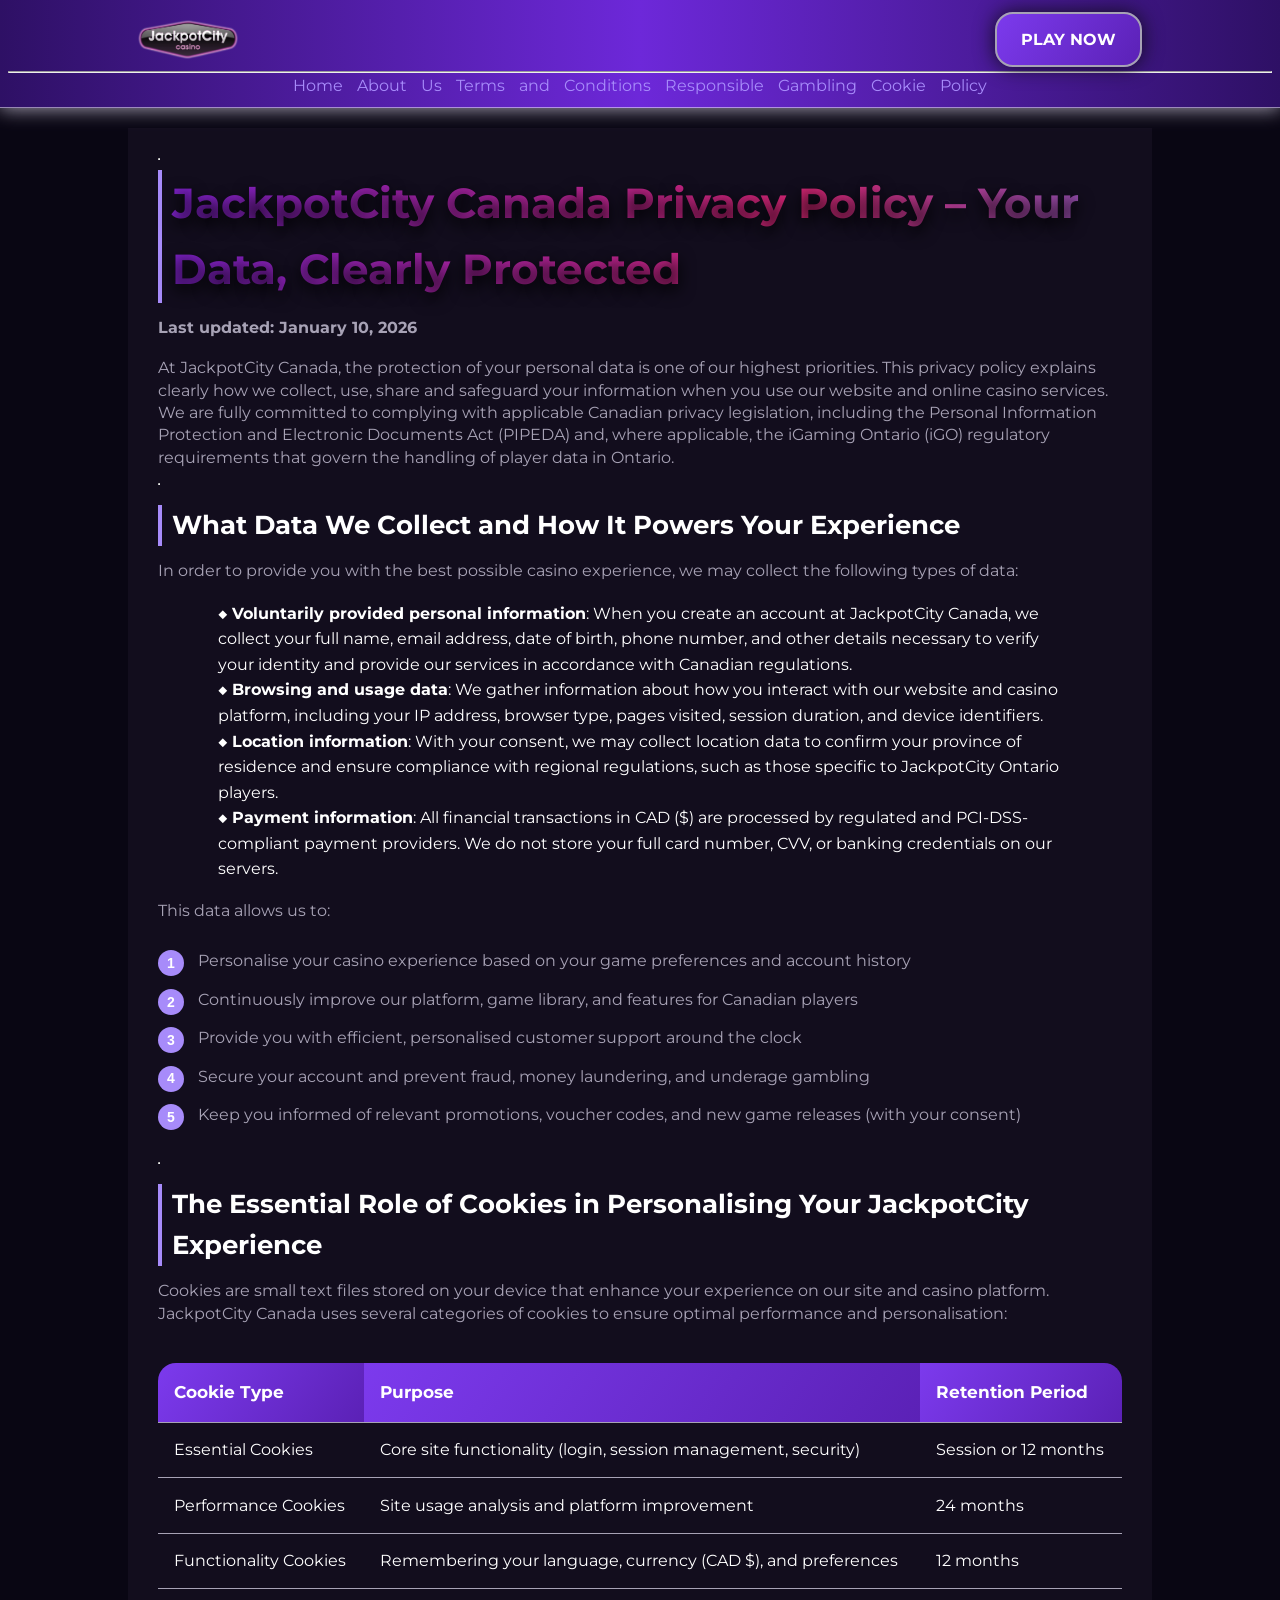
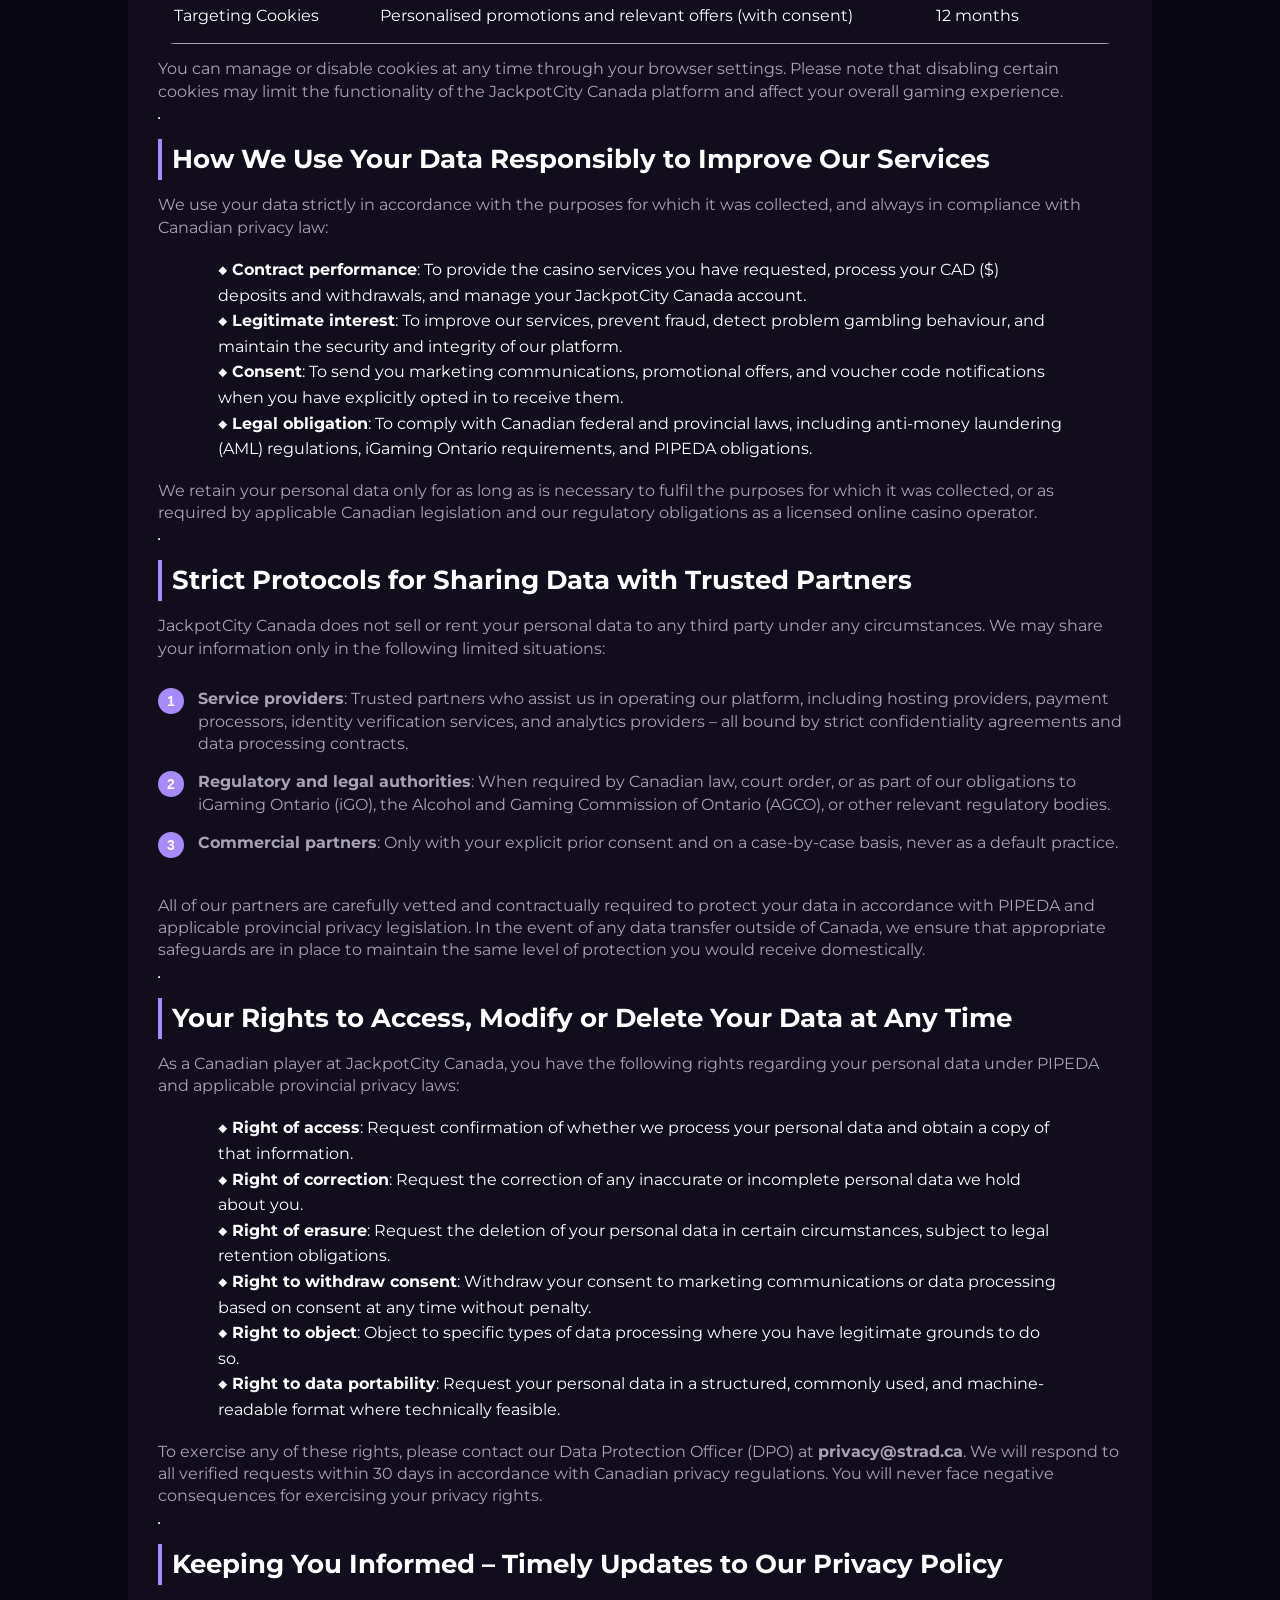
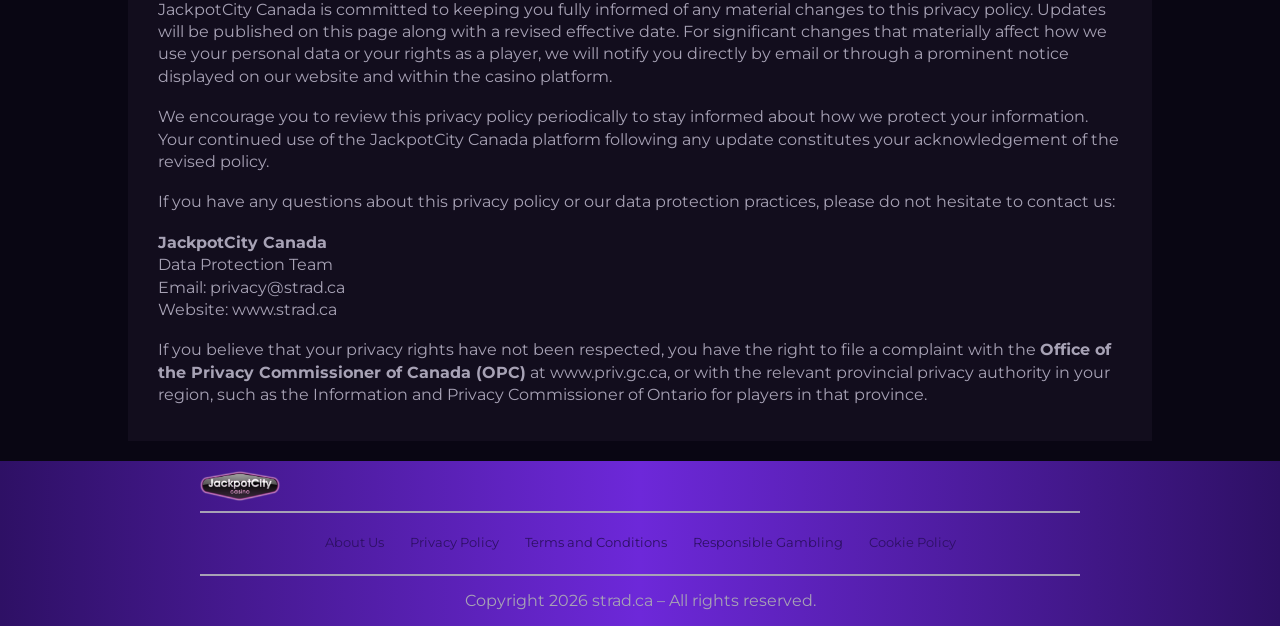
<file: privacy-policy/index.html>
<!DOCTYPE html>
<html lang="en">

<head>
    <meta charset="UTF-8">
    <meta name="viewport" content="width=device-width, initial-scale=1.0">
    <link rel="stylesheet" href="/style.css">
    <link rel="shortcut icon" href="/favicon.ico" type="image/x-icon">
    <title>JackpotCity Canada – Privacy Policy & Data Transparency Commitment</title>
    <meta name="description"
        content="JackpotCity Canada guarantees full transparency in data handling. Learn how we collect, protect and use your information safely to deliver a secure and personalised casino experience for Canadian players.">
    <meta name="googlebot" content="index,follow,noarchive">

    <link rel="canonical" href="https://www.strad.ca/privacy-policy/">

    <meta property="og:type" content="website" />
    <meta property="og:title" content="JackpotCity Canada – Privacy Policy" />
    <meta property="og:description"
        content="Our commitment to data protection and transparency for Canadian players at JackpotCity Canada." />
    <meta property="og:url" content="https://www.strad.ca/privacy-policy/" />
    <meta property="og:site_name" content="JackpotCity Canada" />
    <meta property="og:locale" content="en_CA" />

    <meta name="twitter:card" content="summary" />
    <meta name="twitter:title" content="Privacy Policy – JackpotCity Canada" />
    <meta name="twitter:description"
        content="Data protection and transparency for Canadian players at JackpotCity Canada." />

    <script type="application/ld+json">
        {
            "@context": "https://schema.org",
            "@type": "WebPage",
            "name": "Privacy Policy",
            "description": "Privacy policy of JackpotCity Canada regarding the collection and processing of personal data for Canadian players.",
            "url": "https://www.strad.ca/privacy-policy/",
            "inLanguage": "en-CA"
        }
    </script>
</head>

<body>
    <header>
        <div class="logo-container">
            <a href="/">
                <img src="/img/logo.webp" alt="JackpotCity Canada Logo" width="100" height="80">
            </a>
            <a href="/play/" class="btn" rel="nofollow" content="noindex">PLAY NOW</a>
        </div>
        <hr>
        <nav class="navigation-list">
            <a href="/">Home</a>
            <a href="/about-us/">About Us</a>
            <a href="/terms-and-conditions/">Terms and Conditions</a>
            <a href="/responsible-gambling/">Responsible Gambling</a>
            <a href="/cookie-policy/">Cookie Policy</a>
        </nav>
    </header>

    <main>
        <div class="container-long">
            <hr class="title-line">
            <h1>JackpotCity Canada Privacy Policy – Your Data, Clearly Protected</h1>

            <p><strong>Last updated: January 10, 2026</strong></p>

            <p>At JackpotCity Canada, the protection of your personal data is one of our highest priorities. This
                privacy policy explains clearly how we collect, use, share and safeguard your information when you use
                our website and online casino services. We are fully committed to complying with applicable Canadian
                privacy legislation, including the Personal Information Protection and Electronic Documents Act (PIPEDA)
                and, where applicable, the iGaming Ontario (iGO) regulatory requirements that govern the handling of
                player data in Ontario.</p>

            <hr class="title-line">
            <h2>What Data We Collect and How It Powers Your Experience</h2>

            <p>In order to provide you with the best possible casino experience, we may collect the following types of
                data:</p>

            <ul>
                <li><strong>Voluntarily provided personal information</strong>: When you create an account at
                    JackpotCity Canada, we collect your full name, email address, date of birth, phone number, and other
                    details necessary to verify your identity and provide our services in accordance with Canadian
                    regulations.</li>
                <li><strong>Browsing and usage data</strong>: We gather information about how you interact with our
                    website and casino platform, including your IP address, browser type, pages visited, session
                    duration, and device identifiers.</li>
                <li><strong>Location information</strong>: With your consent, we may collect location data to confirm
                    your province of residence and ensure compliance with regional regulations, such as those specific
                    to JackpotCity Ontario players.</li>
                <li><strong>Payment information</strong>: All financial transactions in CAD ($) are processed by
                    regulated and PCI-DSS-compliant payment providers. We do not store your full card number, CVV, or
                    banking credentials on our servers.</li>
            </ul>

            <p>This data allows us to:</p>

            <ol class="pink-circle-list">
                <li>
                    <p>Personalise your casino experience based on your game preferences and account history</p>
                </li>
                <li>
                    <p>Continuously improve our platform, game library, and features for Canadian players</p>
                </li>
                <li>
                    <p>Provide you with efficient, personalised customer support around the clock</p>
                </li>
                <li>
                    <p>Secure your account and prevent fraud, money laundering, and underage gambling</p>
                </li>
                <li>
                    <p>Keep you informed of relevant promotions, voucher codes, and new game releases (with your
                        consent)</p>
                </li>
            </ol>

            <hr class="title-line">
            <h2>The Essential Role of Cookies in Personalising Your JackpotCity Experience</h2>

            <p>Cookies are small text files stored on your device that enhance your experience on our site and casino
                platform. JackpotCity Canada uses several categories of cookies to ensure optimal performance and
                personalisation:</p>

            <div class="table-wrapper">
                <table>
                    <tr>
                        <th>Cookie Type</th>
                        <th>Purpose</th>
                        <th>Retention Period</th>
                    </tr>
                    <tr>
                        <td>Essential Cookies</td>
                        <td>Core site functionality (login, session management, security)</td>
                        <td>Session or 12 months</td>
                    </tr>
                    <tr>
                        <td>Performance Cookies</td>
                        <td>Site usage analysis and platform improvement</td>
                        <td>24 months</td>
                    </tr>
                    <tr>
                        <td>Functionality Cookies</td>
                        <td>Remembering your language, currency (CAD $), and preferences</td>
                        <td>12 months</td>
                    </tr>
                    <tr>
                        <td>Targeting Cookies</td>
                        <td>Personalised promotions and relevant offers (with consent)</td>
                        <td>12 months</td>
                    </tr>
                </table>
            </div>

            <p>You can manage or disable cookies at any time through your browser settings. Please note that disabling
                certain cookies may limit the functionality of the JackpotCity Canada platform and affect your overall
                gaming experience.</p>

            <hr class="title-line">
            <h2>How We Use Your Data Responsibly to Improve Our Services</h2>

            <p>We use your data strictly in accordance with the purposes for which it was collected, and always in
                compliance with Canadian privacy law:</p>

            <ul>
                <li><strong>Contract performance</strong>: To provide the casino services you have requested, process
                    your CAD ($) deposits and withdrawals, and manage your JackpotCity Canada account.</li>
                <li><strong>Legitimate interest</strong>: To improve our services, prevent fraud, detect problem
                    gambling behaviour, and maintain the security and integrity of our platform.</li>
                <li><strong>Consent</strong>: To send you marketing communications, promotional offers, and voucher code
                    notifications when you have explicitly opted in to receive them.</li>
                <li><strong>Legal obligation</strong>: To comply with Canadian federal and provincial laws, including
                    anti-money laundering (AML) regulations, iGaming Ontario requirements, and PIPEDA obligations.</li>
            </ul>

            <p>We retain your personal data only for as long as is necessary to fulfil the purposes for which it was
                collected, or as required by applicable Canadian legislation and our regulatory obligations as a
                licensed online casino operator.</p>

            <hr class="title-line">
            <h2>Strict Protocols for Sharing Data with Trusted Partners</h2>

            <p>JackpotCity Canada does not sell or rent your personal data to any third party under any circumstances.
                We may share your information only in the following limited situations:</p>

            <ol class="pink-circle-list">
                <li>
                    <p><strong>Service providers</strong>: Trusted partners who assist us in operating our platform,
                        including hosting providers, payment processors, identity verification services, and analytics
                        providers – all bound by strict confidentiality agreements and data processing contracts.</p>
                </li>
                <li>
                    <p><strong>Regulatory and legal authorities</strong>: When required by Canadian law, court order, or
                        as part of our obligations to iGaming Ontario (iGO), the Alcohol and Gaming Commission of
                        Ontario (AGCO), or other relevant regulatory bodies.</p>
                </li>
                <li>
                    <p><strong>Commercial partners</strong>: Only with your explicit prior consent and on a case-by-case
                        basis, never as a default practice.</p>
                </li>
            </ol>

            <p>All of our partners are carefully vetted and contractually required to protect your data in accordance
                with PIPEDA and applicable provincial privacy legislation. In the event of any data transfer outside of
                Canada, we ensure that appropriate safeguards are in place to maintain the same level of protection you
                would receive domestically.</p>

            <hr class="title-line">
            <h2>Your Rights to Access, Modify or Delete Your Data at Any Time</h2>

            <p>As a Canadian player at JackpotCity Canada, you have the following rights regarding your personal data
                under PIPEDA and applicable provincial privacy laws:</p>

            <ul>
                <li><strong>Right of access</strong>: Request confirmation of whether we process your personal data and
                    obtain a copy of that information.</li>
                <li><strong>Right of correction</strong>: Request the correction of any inaccurate or incomplete
                    personal data we hold about you.</li>
                <li><strong>Right of erasure</strong>: Request the deletion of your personal data in certain
                    circumstances, subject to legal retention obligations.</li>
                <li><strong>Right to withdraw consent</strong>: Withdraw your consent to marketing communications or
                    data processing based on consent at any time without penalty.</li>
                <li><strong>Right to object</strong>: Object to specific types of data processing where you have
                    legitimate grounds to do so.</li>
                <li><strong>Right to data portability</strong>: Request your personal data in a structured, commonly
                    used, and machine-readable format where technically feasible.</li>
            </ul>

            <p>To exercise any of these rights, please contact our Data Protection Officer (DPO) at
                <strong>privacy@strad.ca</strong>. We will respond to all verified requests within 30 days in accordance
                with Canadian privacy regulations. You will never face negative consequences for exercising your privacy
                rights.
            </p>

            <hr class="title-line">
            <h2>Keeping You Informed – Timely Updates to Our Privacy Policy</h2>

            <p>JackpotCity Canada is committed to keeping you fully informed of any material changes to this privacy
                policy. Updates will be published on this page along with a revised effective date. For significant
                changes that materially affect how we use your personal data or your rights as a player, we will notify
                you directly by email or through a prominent notice displayed on our website and within the casino
                platform.</p>

            <p>We encourage you to review this privacy policy periodically to stay informed about how we protect your
                information. Your continued use of the JackpotCity Canada platform following any update constitutes your
                acknowledgement of the revised policy.</p>

            <p>If you have any questions about this privacy policy or our data protection practices, please do not
                hesitate to contact us:</p>

            <p><strong>JackpotCity Canada</strong><br>
                Data Protection Team<br>
                Email: privacy@strad.ca<br>
                Website: www.strad.ca</p>

            <p>If you believe that your privacy rights have not been respected, you have the right to file a complaint
                with the <strong>Office of the Privacy Commissioner of Canada (OPC)</strong> at www.priv.gc.ca, or with
                the relevant provincial privacy authority in your region, such as the Information and Privacy
                Commissioner of Ontario for players in that province.</p>
        </div>
    </main>

    <footer>
        <a href="/">
            <img src="/img/logo.webp" alt="JackpotCity Canada" width="80" height="80">
        </a>
        <hr class="faq-hr">
        <div class="flex-wrapper">
            <a href="/about-us/">About Us</a>
            <a href="/privacy-policy/">Privacy Policy</a>
            <a href="/terms-and-conditions/">Terms and Conditions</a>
            <a href="/responsible-gambling/">Responsible Gambling</a>
            <a href="/cookie-policy/">Cookie Policy</a>
        </div>
        <hr class="faq-hr">
        <p>
            Copyright 2026 strad.ca – All rights reserved.
        </p>
    </footer>
</body>

</html>
</file>
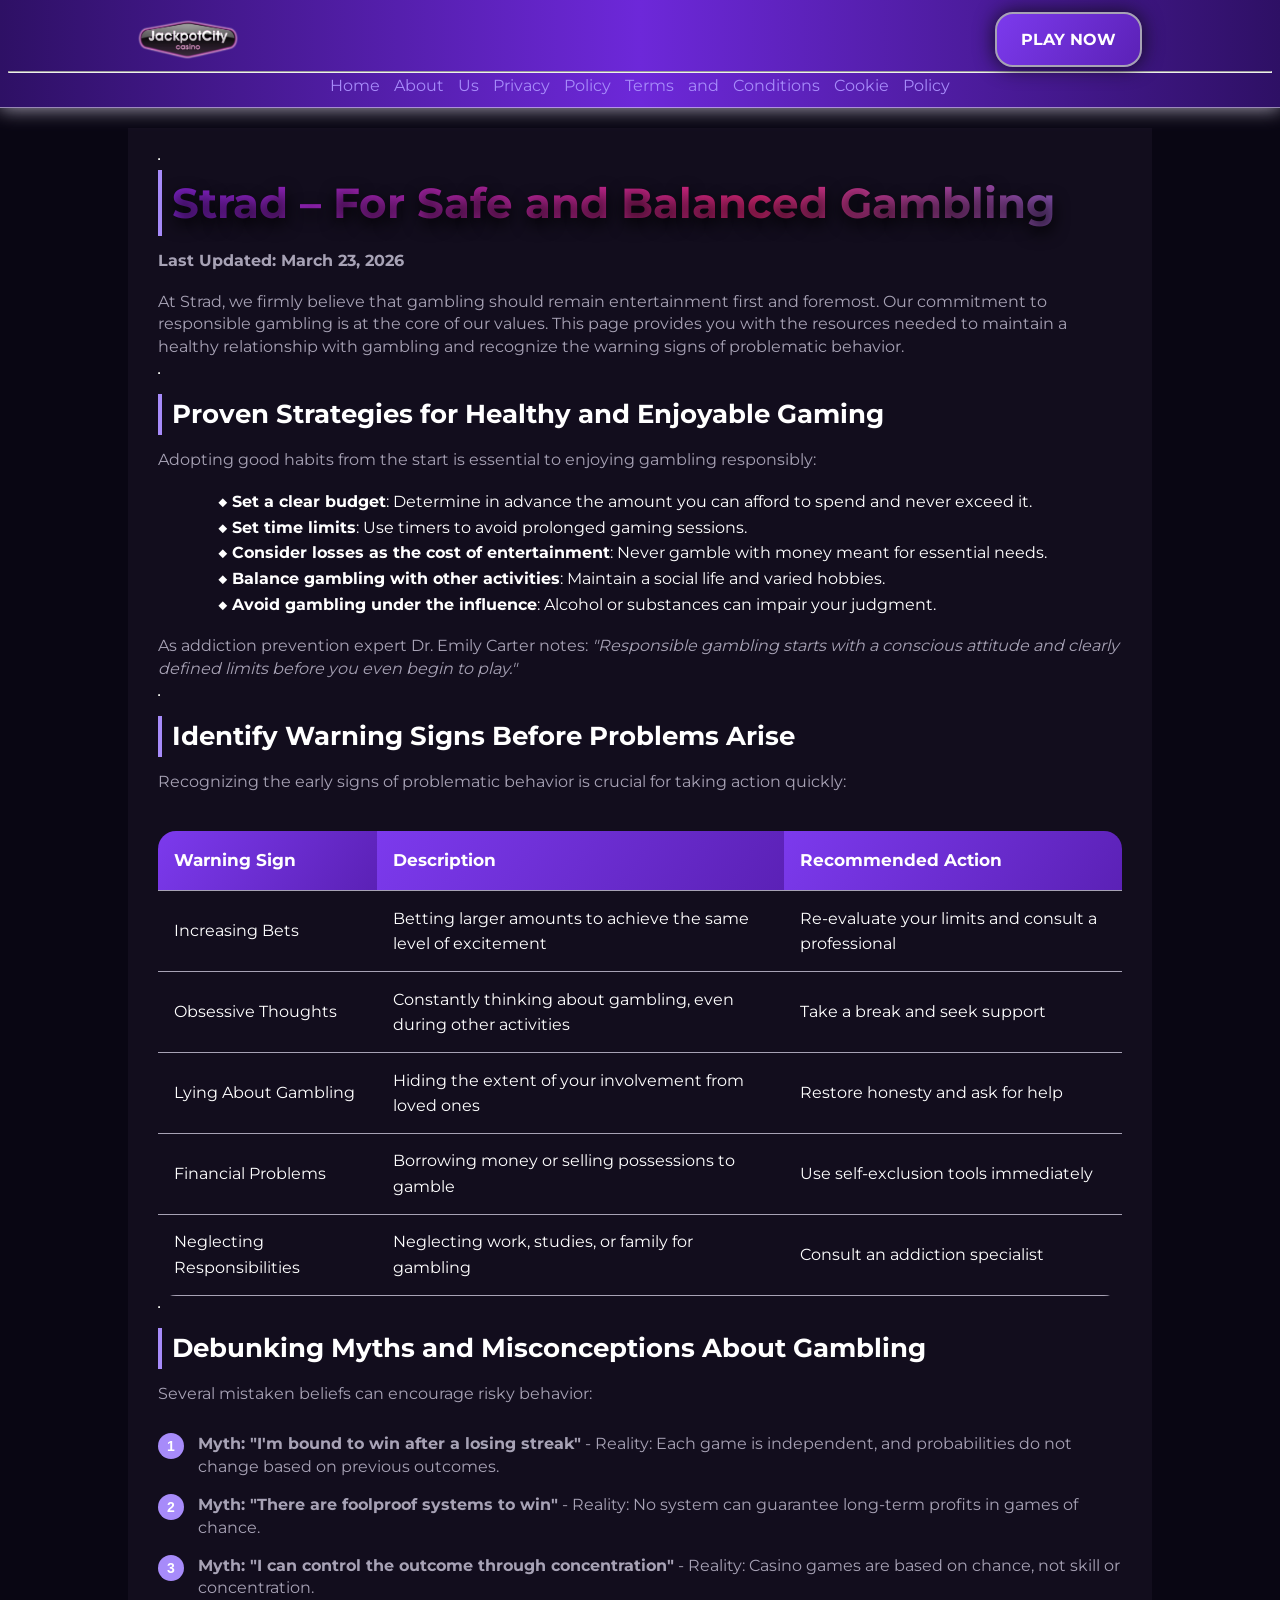
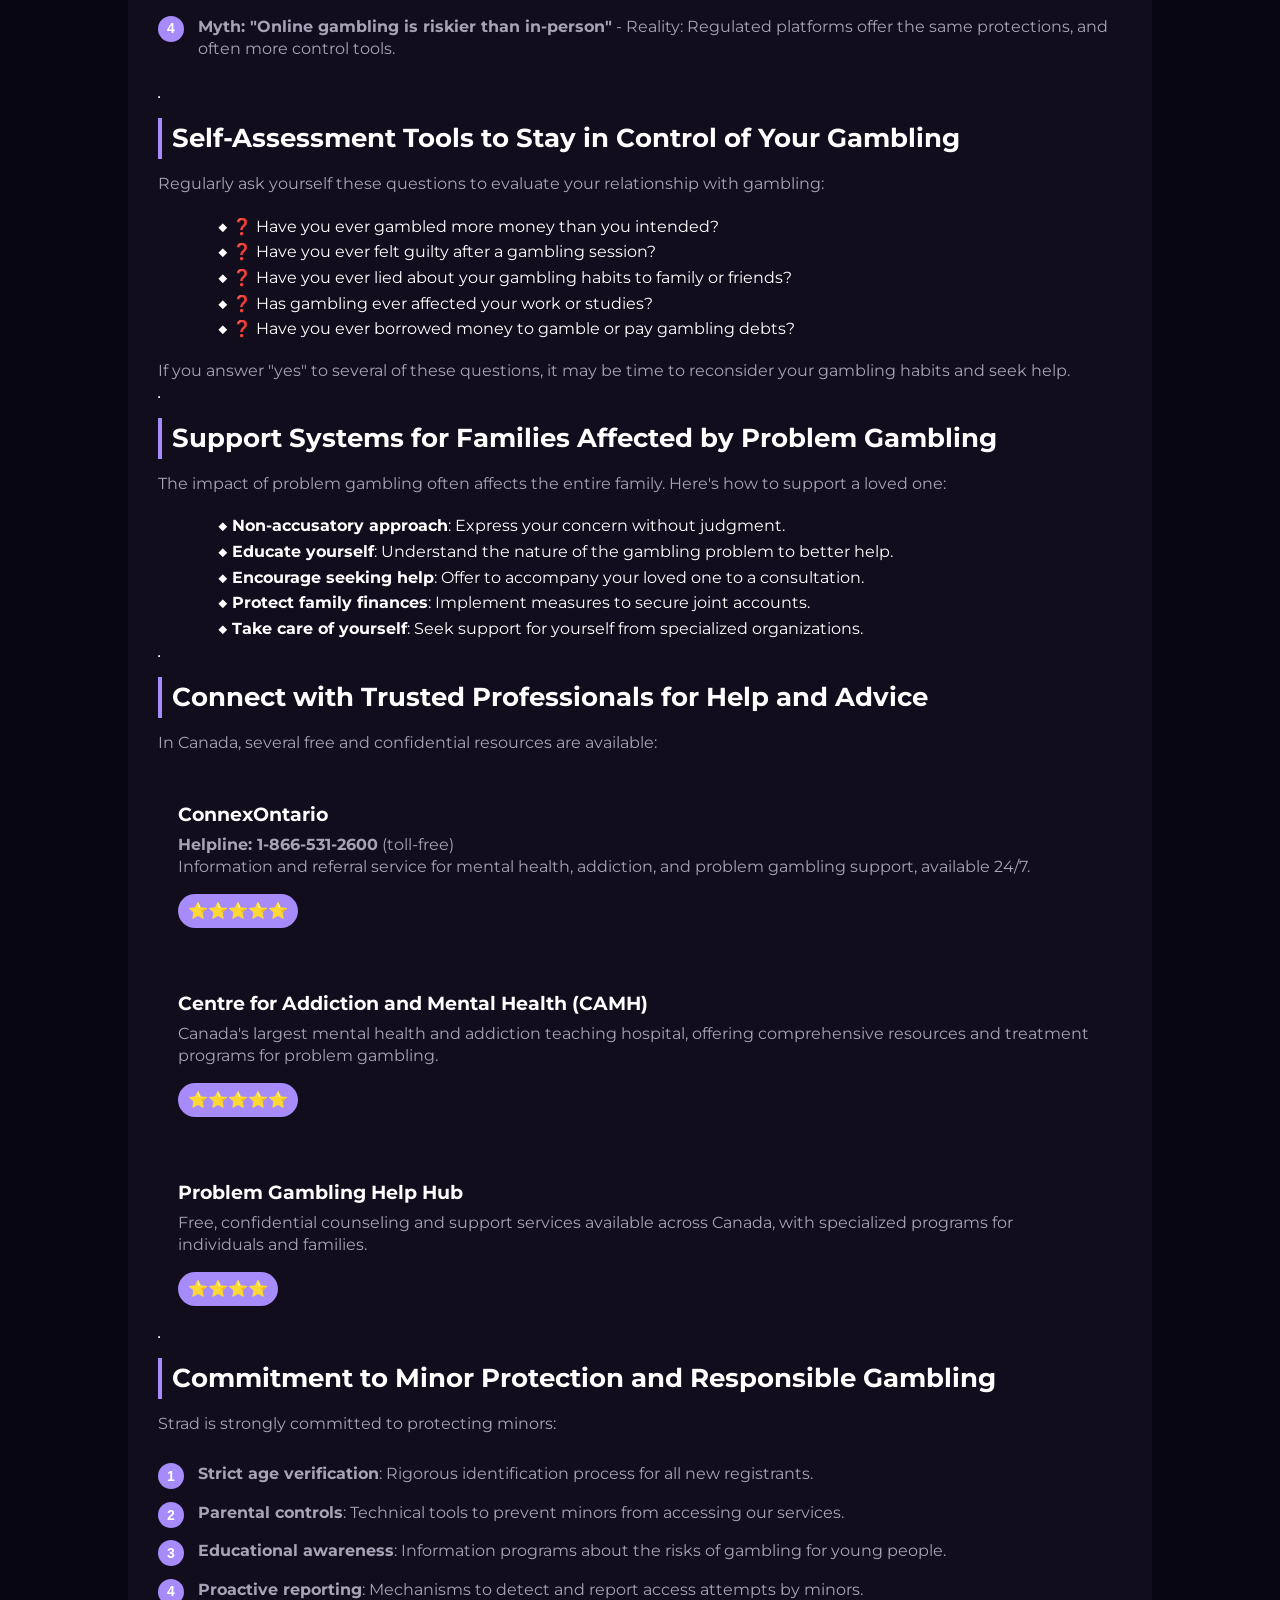
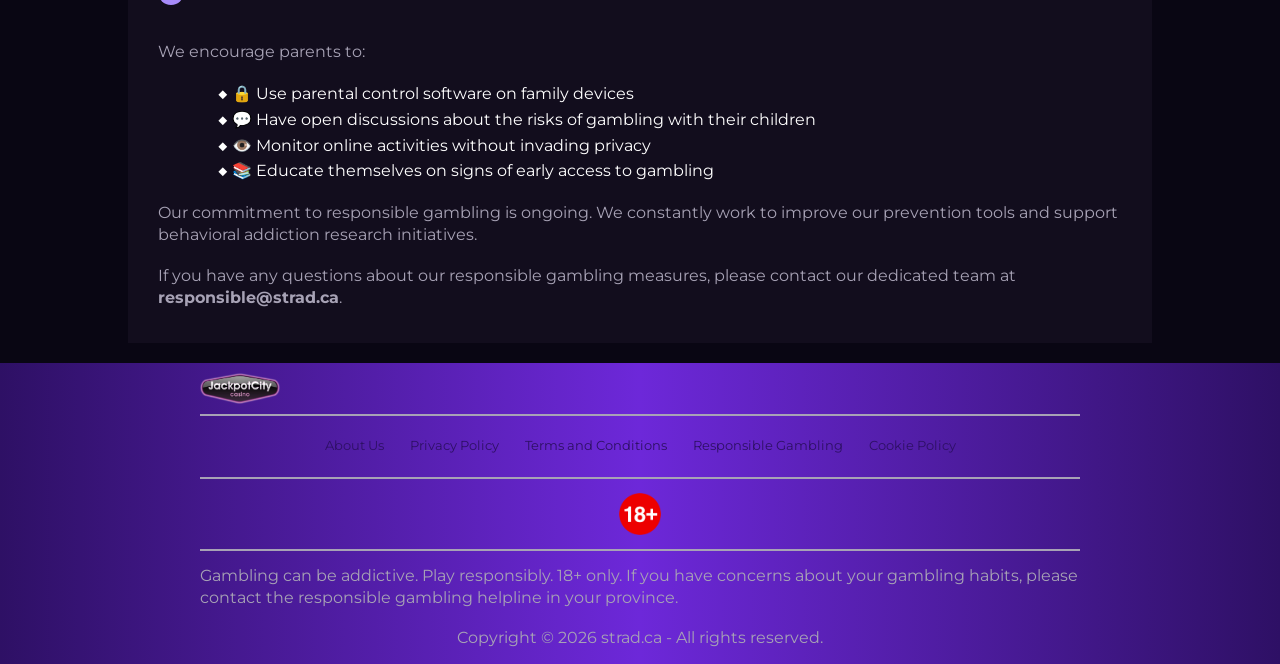
<file: responsible-gambling/index.html>
<!DOCTYPE html>
<html lang="en">

<head>
    <meta charset="UTF-8">
    <meta name="viewport" content="width=device-width, initial-scale=1.0">
    <link rel="stylesheet" href="/style.css">
    <link rel="shortcut icon" href="/favicon.ico" type="image/x-icon">
    <title>Responsible Gambling with Strad</title>
    <meta name="description"
        content="Strad helps you gamble responsibly and stay in control. Learn to recognize risky behaviors, use effective self-control tools, and find professional help for safe gaming.">
    <meta name="googlebot" content="index,follow,noarchive">

    <link rel="canonical" href="https://www.strad.ca/responsible-gambling/">

    <meta property="og:type" content="website" />
    <meta property="og:title" content="Responsible Gambling with Strad" />
    <meta property="og:description" content="Our commitment to safe and balanced gambling." />
    <meta property="og:url" content="https://www.strad.ca/responsible-gambling/" />
    <meta property="og:site_name" content="Strad" />
    <meta property="og:locale" content="en_CA" />

    <meta name="twitter:card" content="summary" />
    <meta name="twitter:title" content="Responsible Gambling - Strad" />
    <meta name="twitter:description" content="Strategies and tools for responsible gaming." />

    <script type="application/ld+json">
        {
            "@context": "https://schema.org",
            "@type": "WebPage",
            "name": "Responsible Gambling",
            "description": "Comprehensive guide for responsible gambling practices.",
            "url": "https://www.strad.ca/responsible-gambling/",
            "inLanguage": "en-CA"
        }
    </script>
</head>

<body>
    <header>
        <div class="logo-container">
            <a href="/">
                <img src="/img/logo.webp" alt="Strad Logo" width="100" height="80">
            </a>
            <a href="/play/" class="btn" rel="nofollow" content="noindex">PLAY NOW</a>

        </div>
        <hr>
        <nav class="navigation-list">
            <a href="/">Home</a>
            <a href="/about-us/">About Us</a>
            <a href="/privacy-policy/">Privacy Policy</a>
            <a href="/terms-and-conditions/">Terms and Conditions</a>
            <a href="/cookie-policy/">Cookie Policy</a>
        </nav>
    </header>

    <main>
        <div class="container-long">
            <hr class="title-line">
            <h1>Strad – For Safe and Balanced Gambling</h1>

            <p><strong>Last Updated: March 23, 2026</strong></p>

            <p>At Strad, we firmly believe that gambling should remain entertainment first and foremost. Our commitment
                to responsible gambling is at the core of our values. This page provides you with the resources needed
                to maintain a healthy relationship with gambling and recognize the warning signs of problematic
                behavior.</p>

            <hr class="title-line">
            <h2>Proven Strategies for Healthy and Enjoyable Gaming</h2>

            <p>Adopting good habits from the start is essential to enjoying gambling responsibly:</p>

            <ul>
                <li><strong>Set a clear budget</strong>: Determine in advance the amount you can afford to spend and
                    never exceed it.</li>
                <li><strong>Set time limits</strong>: Use timers to avoid prolonged gaming sessions.</li>
                <li><strong>Consider losses as the cost of entertainment</strong>: Never gamble with money meant for
                    essential needs.</li>
                <li><strong>Balance gambling with other activities</strong>: Maintain a social life and varied hobbies.
                </li>
                <li><strong>Avoid gambling under the influence</strong>: Alcohol or substances can impair your judgment.
                </li>
            </ul>

            <p>As addiction prevention expert Dr. Emily Carter notes: <em>"Responsible gambling starts with a conscious
                    attitude and clearly defined limits before you even begin to play."</em></p>

            <hr class="title-line">
            <h2>Identify Warning Signs Before Problems Arise</h2>

            <p>Recognizing the early signs of problematic behavior is crucial for taking action quickly:</p>

            <div class="table-wrapper">
                <table>
                    <tr>
                        <th>Warning Sign</th>
                        <th>Description</th>
                        <th>Recommended Action</th>
                    </tr>
                    <tr>
                        <td>Increasing Bets</td>
                        <td>Betting larger amounts to achieve the same level of excitement</td>
                        <td>Re-evaluate your limits and consult a professional</td>
                    </tr>
                    <tr>
                        <td>Obsessive Thoughts</td>
                        <td>Constantly thinking about gambling, even during other activities</td>
                        <td>Take a break and seek support</td>
                    </tr>
                    <tr>
                        <td>Lying About Gambling</td>
                        <td>Hiding the extent of your involvement from loved ones</td>
                        <td>Restore honesty and ask for help</td>
                    </tr>
                    <tr>
                        <td>Financial Problems</td>
                        <td>Borrowing money or selling possessions to gamble</td>
                        <td>Use self-exclusion tools immediately</td>
                    </tr>
                    <tr>
                        <td>Neglecting Responsibilities</td>
                        <td>Neglecting work, studies, or family for gambling</td>
                        <td>Consult an addiction specialist</td>
                    </tr>
                </table>
            </div>

            <hr class="title-line">
            <h2>Debunking Myths and Misconceptions About Gambling</h2>

            <p>Several mistaken beliefs can encourage risky behavior:</p>

            <ol class="pink-circle-list">
                <li>
                    <p><strong>Myth: "I'm bound to win after a losing streak"</strong> - Reality: Each game is
                        independent, and probabilities do not change based on previous outcomes.</p>
                </li>
                <li>
                    <p><strong>Myth: "There are foolproof systems to win"</strong> - Reality: No system can guarantee
                        long-term profits in games of chance.</p>
                </li>
                <li>
                    <p><strong>Myth: "I can control the outcome through concentration"</strong> - Reality: Casino games
                        are based on chance, not skill or concentration.</p>
                </li>
                <li>
                    <p><strong>Myth: "Online gambling is riskier than in-person"</strong> - Reality: Regulated platforms
                        offer the same protections, and often more control tools.</p>
                </li>
            </ol>

            <hr class="title-line">
            <h2>Self-Assessment Tools to Stay in Control of Your Gambling</h2>

            <p>Regularly ask yourself these questions to evaluate your relationship with gambling:</p>

            <ul>
                <li>❓ Have you ever gambled more money than you intended?</li>
                <li>❓ Have you ever felt guilty after a gambling session?</li>
                <li>❓ Have you ever lied about your gambling habits to family or friends?</li>
                <li>❓ Has gambling ever affected your work or studies?</li>
                <li>❓ Have you ever borrowed money to gamble or pay gambling debts?</li>
            </ul>

            <p>If you answer "yes" to several of these questions, it may be time to reconsider your gambling habits and
                seek help.</p>

            <hr class="title-line">
            <h2>Support Systems for Families Affected by Problem Gambling</h2>

            <p>The impact of problem gambling often affects the entire family. Here's how to support a loved one:</p>

            <ul>
                <li><strong>Non-accusatory approach</strong>: Express your concern without judgment.</li>
                <li><strong>Educate yourself</strong>: Understand the nature of the gambling problem to better help.
                </li>
                <li><strong>Encourage seeking help</strong>: Offer to accompany your loved one to a consultation.</li>
                <li><strong>Protect family finances</strong>: Implement measures to secure joint accounts.</li>
                <li><strong>Take care of yourself</strong>: Seek support for yourself from specialized organizations.
                </li>
            </ul>

            <hr class="title-line">
            <h2>Connect with Trusted Professionals for Help and Advice</h2>

            <p>In Canada, several free and confidential resources are available:</p>

            <div class="casino-card">
                <div class="casino-center">
                    <div class="casino-code">
                        <h3>ConnexOntario</h3>
                        <p><strong>Helpline: 1-866-531-2600</strong> (toll-free)<br>
                            Information and referral service for mental health, addiction, and problem gambling support,
                            available 24/7.</p>
                        <div class="casino-rating"><span class="star">⭐⭐⭐⭐⭐</span></div>
                    </div>
                </div>
            </div>

            <div class="casino-card">
                <div class="casino-center">
                    <div class="casino-code">
                        <h3>Centre for Addiction and Mental Health (CAMH)</h3>
                        <p>Canada's largest mental health and addiction teaching hospital, offering comprehensive
                            resources and treatment programs for problem gambling.</p>
                        <div class="casino-rating"><span class="star">⭐⭐⭐⭐⭐</span></div>
                    </div>
                </div>
            </div>

            <div class="casino-card">
                <div class="casino-center">
                    <div class="casino-code">
                        <h3>Problem Gambling Help Hub</h3>
                        <p>Free, confidential counseling and support services available across Canada, with specialized
                            programs for individuals and families.</p>
                        <div class="casino-rating"><span class="star">⭐⭐⭐⭐</span></div>
                    </div>
                </div>
            </div>

            <hr class="title-line">
            <h2>Commitment to Minor Protection and Responsible Gambling</h2>

            <p>Strad is strongly committed to protecting minors:</p>

            <ol class="pink-circle-list">
                <li>
                    <p><strong>Strict age verification</strong>: Rigorous identification process for all new
                        registrants.</p>
                </li>
                <li>
                    <p><strong>Parental controls</strong>: Technical tools to prevent minors from accessing our
                        services.</p>
                </li>
                <li>
                    <p><strong>Educational awareness</strong>: Information programs about the risks of gambling for
                        young people.</p>
                </li>
                <li>
                    <p><strong>Proactive reporting</strong>: Mechanisms to detect and report access attempts by minors.
                    </p>
                </li>
            </ol>

            <p>We encourage parents to:</p>

            <ul>
                <li>🔒 Use parental control software on family devices</li>
                <li>💬 Have open discussions about the risks of gambling with their children</li>
                <li>👁️ Monitor online activities without invading privacy</li>
                <li>📚 Educate themselves on signs of early access to gambling</li>
            </ul>

            <p>Our commitment to responsible gambling is ongoing. We constantly work to improve our prevention tools and
                support behavioral addiction research initiatives.</p>

            <p>If you have any questions about our responsible gambling measures, please contact our dedicated team at
                <strong>responsible@strad.ca</strong>.
            </p>
        </div>
    </main>

    <footer>
        <a href="/">
            <img src="/img/logo.webp" alt="Strad" width="80" height="80">
        </a>
        <hr class="faq-hr">
        <div class="flex-wrapper">
            <a href="/about-us/">About Us</a>
            <a href="/privacy-policy/">Privacy Policy</a>
            <a href="/terms-and-conditions/">Terms and Conditions</a>
            <a href="/responsible-gambling/">Responsible Gambling</a>
            <a href="/cookie-policy/">Cookie Policy</a>
        </div>
        <hr class="faq-hr">
        <img src="/img/18-icon.webp" alt="18+ Icon" width="50" height="50">
        <hr class="faq-hr">
        <p>
            Gambling can be addictive. Play responsibly. 18+ only. If you have concerns about your gambling habits,
            please contact the responsible gambling helpline in your province.
        </p>
        <p>
            Copyright © 2026 strad.ca - All rights reserved.
        </p>
    </footer>
</body>

</html>
</file>
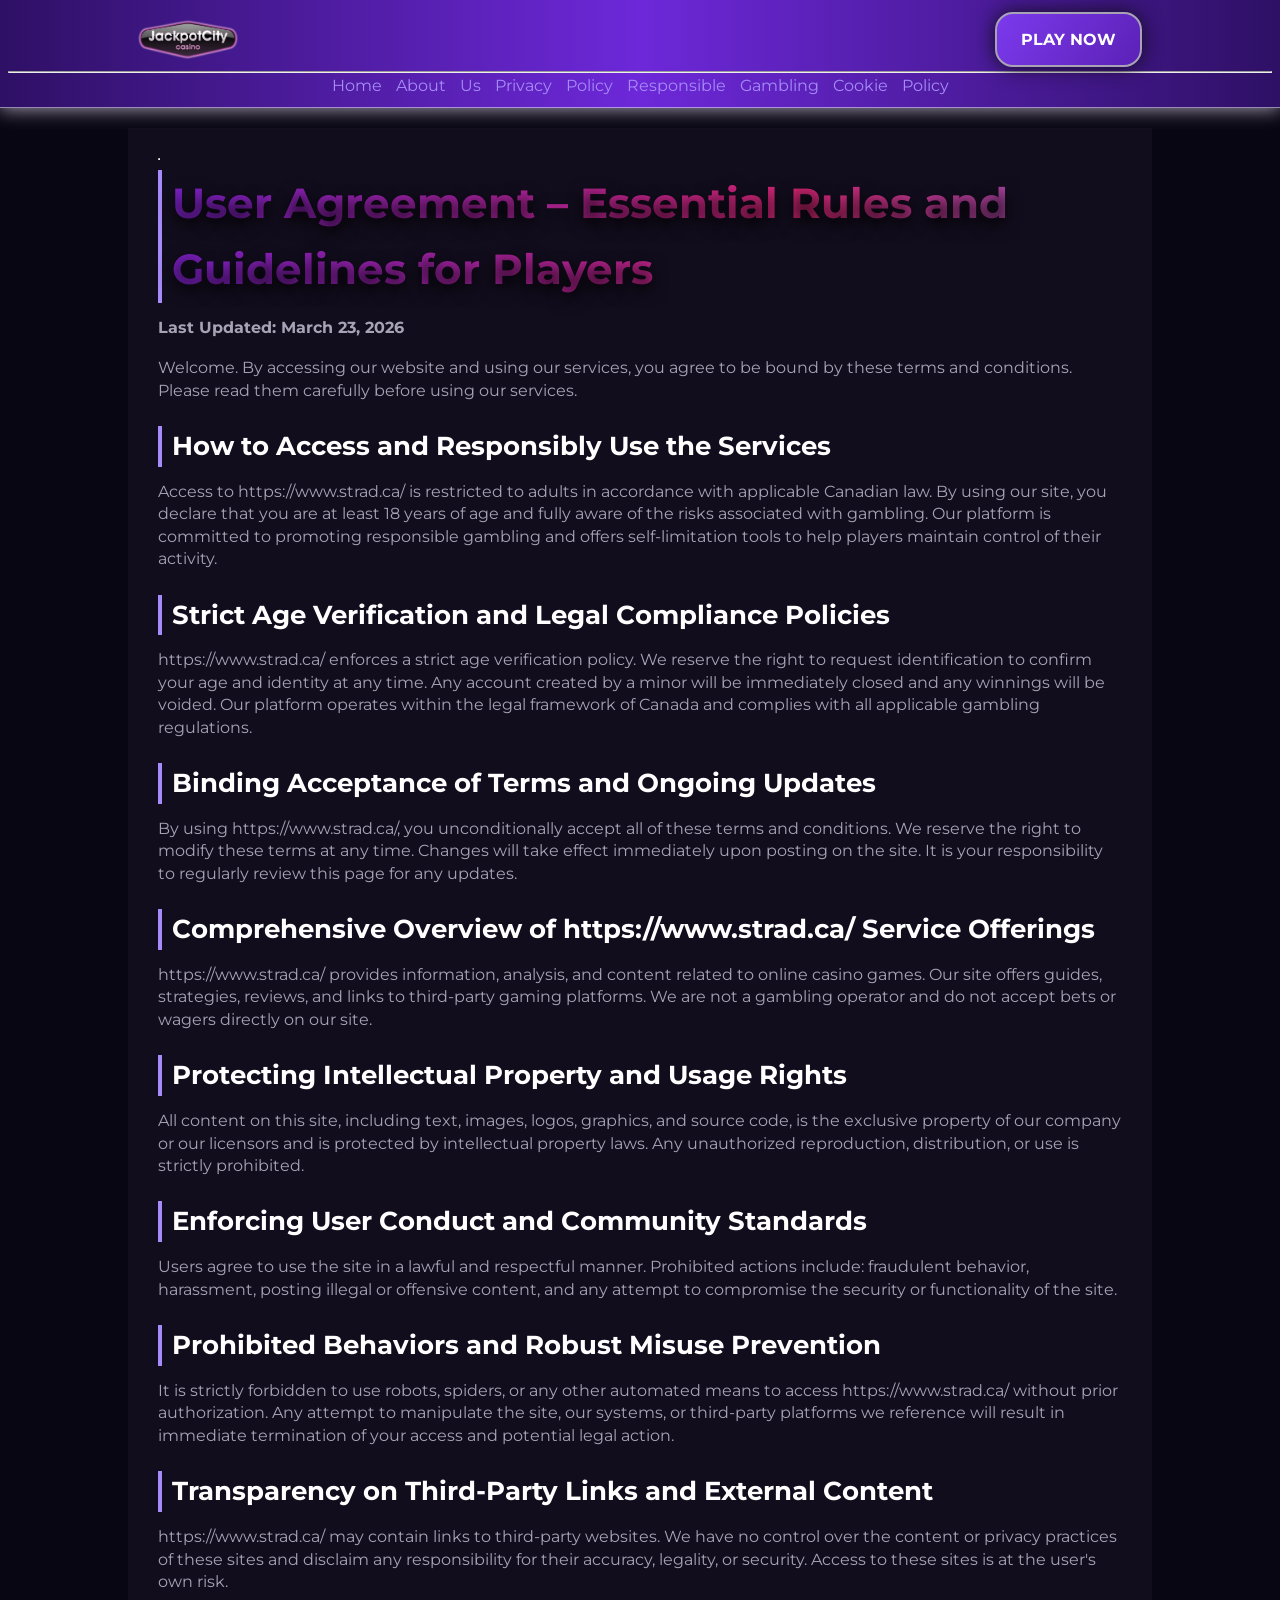
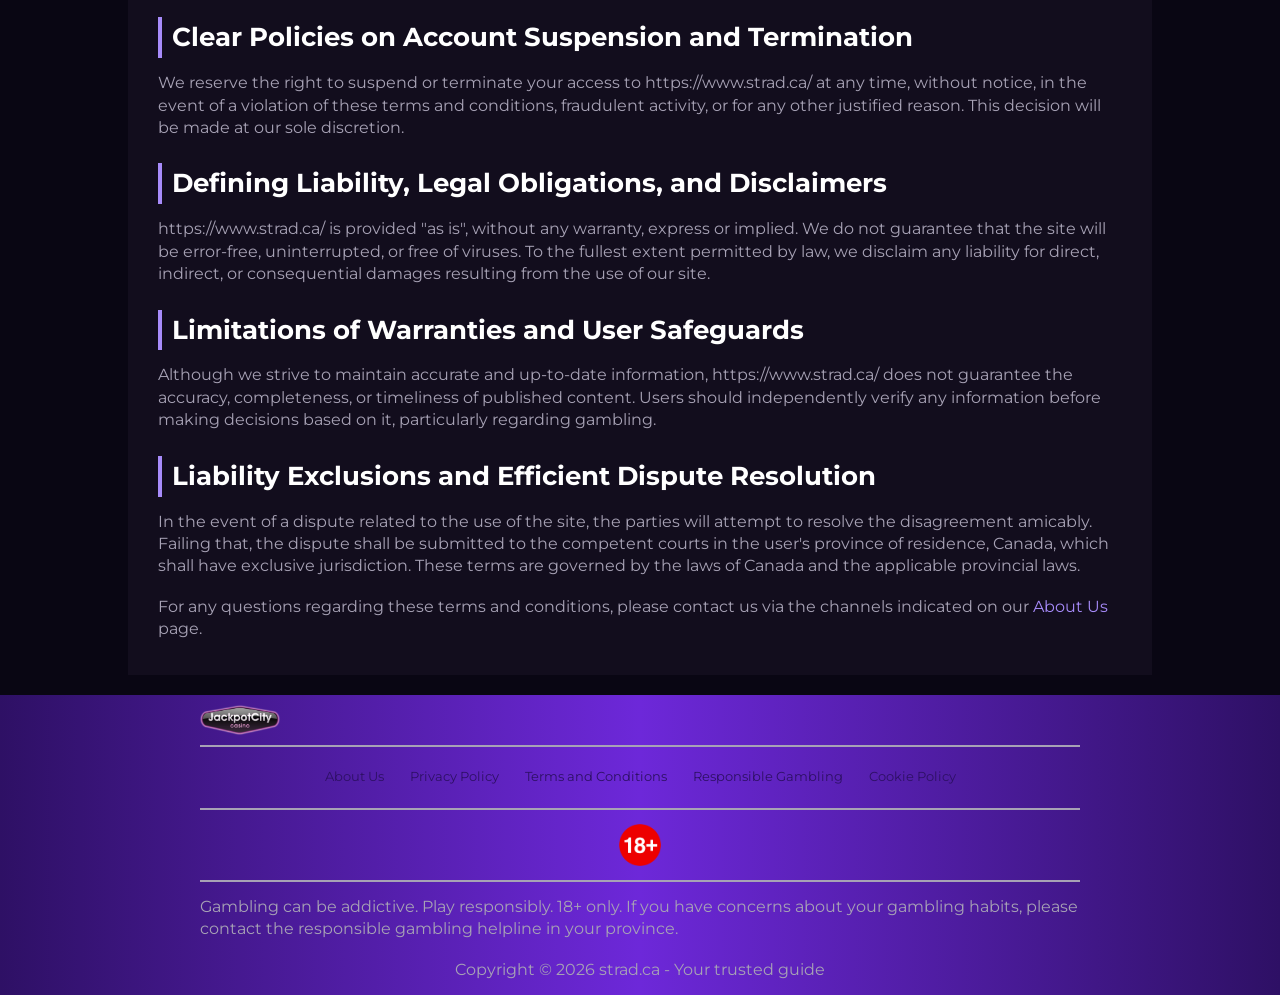
<file: terms-and-conditions/index.html>
<!DOCTYPE html>
<html lang="en">

<head>
    <meta charset="UTF-8">
    <meta name="viewport" content="width=device-width, initial-scale=1.0">
    <link rel="stylesheet" href="/style.css">
    <link rel="shortcut icon" href="/favicon.ico" type="image/x-icon">
    <title>User Agreement & Player Responsibilities</title>
    <meta name="description"
        content="By using https://www.strad.ca/, you agree to clear terms designed to protect your rights and ensure a safe, transparent, and fair gaming experience.">
    <meta name="googlebot" content="index,follow,noarchive">

    <link rel="canonical" href="https://www.strad.ca/terms-and-conditions/">

    <meta property="og:type" content="website" />
    <meta property="og:title" content="User Agreement & Player Responsibilities" />
    <meta property="og:description" content="Terms and conditions - essential rules and guidelines for players." />
    <meta property="og:url" content="https://www.strad.ca/terms-and-conditions/" />
    <meta property="og:site_name" content="Strad" />
    <meta property="og:locale" content="en_CA" />

    <meta name="twitter:card" content="summary" />
    <meta name="twitter:title" content="Terms and Conditions - Strad" />
    <meta name="twitter:description" content="Terms and conditions - essential rules and guidelines for players." />
</head>

<body>
    <header>
        <div class="logo-container">
            <a href="/">
                <img src="/img/logo.webp" alt="Strad Logo" width="100" height="80">
            </a>
            <a href="/play/" class="btn" rel="nofollow" content="noindex">PLAY NOW</a>

        </div>
        <hr>
        <nav class="navigation-list">
            <a href="/">Home</a>
            <a href="/about-us/">About Us</a>
            <a href="/privacy-policy/">Privacy Policy</a>
            <a href="/responsible-gambling/">Responsible Gambling</a>
            <a href="/cookie-policy/">Cookie Policy</a>
        </nav>
    </header>

    <main>
        <div class="container-long">
            <hr class="title-line">
            <h1>User Agreement – Essential Rules and Guidelines for Players</h1>

            <p><strong>Last Updated: March 23, 2026</strong></p>

            <p>Welcome. By accessing our website and using our services, you agree to be bound by these terms and
                conditions. Please read them carefully before using our services.</p>

            <h2>How to Access and Responsibly Use the Services</h2>
            <p>Access to https://www.strad.ca/ is restricted to adults in accordance with applicable Canadian law. By
                using our site, you declare that you are at least 18 years of age and fully aware of the risks
                associated with gambling. Our platform is committed to promoting responsible gambling and offers
                self-limitation tools to help players maintain control of their activity.</p>

            <h2>Strict Age Verification and Legal Compliance Policies</h2>
            <p>https://www.strad.ca/ enforces a strict age verification policy. We reserve the right to request
                identification to confirm your age and identity at any time. Any account created by a minor will be
                immediately closed and any winnings will be voided. Our platform operates within the legal framework of
                Canada and complies with all applicable gambling regulations.</p>

            <h2>Binding Acceptance of Terms and Ongoing Updates</h2>
            <p>By using https://www.strad.ca/, you unconditionally accept all of these terms and conditions. We reserve
                the right to modify these terms at any time. Changes will take effect immediately upon posting on the
                site. It is your responsibility to regularly review this page for any updates.</p>

            <h2>Comprehensive Overview of https://www.strad.ca/ Service Offerings</h2>
            <p>https://www.strad.ca/ provides information, analysis, and content related to online casino games. Our
                site offers guides, strategies, reviews, and links to third-party gaming platforms. We are not a
                gambling operator and do not accept bets or wagers directly on our site.</p>

            <h2>Protecting Intellectual Property and Usage Rights</h2>
            <p>All content on this site, including text, images, logos, graphics, and source code, is the exclusive
                property of our company or our licensors and is protected by intellectual property laws. Any
                unauthorized reproduction, distribution, or use is strictly prohibited.</p>

            <h2>Enforcing User Conduct and Community Standards</h2>
            <p>Users agree to use the site in a lawful and respectful manner. Prohibited actions include: fraudulent
                behavior, harassment, posting illegal or offensive content, and any attempt to compromise the security
                or functionality of the site.</p>

            <h2>Prohibited Behaviors and Robust Misuse Prevention</h2>
            <p>It is strictly forbidden to use robots, spiders, or any other automated means to access
                https://www.strad.ca/ without prior authorization. Any attempt to manipulate the site, our systems, or
                third-party platforms we reference will result in immediate termination of your access and potential
                legal action.</p>

            <h2>Transparency on Third-Party Links and External Content</h2>
            <p>https://www.strad.ca/ may contain links to third-party websites. We have no control over the content or
                privacy practices of these sites and disclaim any responsibility for their accuracy, legality, or
                security. Access to these sites is at the user's own risk.</p>

            <h2>Clear Policies on Account Suspension and Termination</h2>
            <p>We reserve the right to suspend or terminate your access to https://www.strad.ca/ at any time, without
                notice, in the event of a violation of these terms and conditions, fraudulent activity, or for any other
                justified reason. This decision will be made at our sole discretion.</p>

            <h2>Defining Liability, Legal Obligations, and Disclaimers</h2>
            <p>https://www.strad.ca/ is provided "as is", without any warranty, express or implied. We do not guarantee
                that the site will be error-free, uninterrupted, or free of viruses. To the fullest extent permitted by
                law, we disclaim any liability for direct, indirect, or consequential damages resulting from the use of
                our site.</p>

            <h2>Limitations of Warranties and User Safeguards</h2>
            <p>Although we strive to maintain accurate and up-to-date information, https://www.strad.ca/ does not
                guarantee the accuracy, completeness, or timeliness of published content. Users should independently
                verify any information before making decisions based on it, particularly regarding gambling.</p>

            <h2>Liability Exclusions and Efficient Dispute Resolution</h2>
            <p>In the event of a dispute related to the use of the site, the parties will attempt to resolve the
                disagreement amicably. Failing that, the dispute shall be submitted to the competent courts in the
                user's province of residence, Canada, which shall have exclusive jurisdiction. These terms are governed
                by the laws of Canada and the applicable provincial laws.</p>

            <p>For any questions regarding these terms and conditions, please contact us via the channels indicated on
                our <a href="/about-us/">About Us</a> page.</p>
        </div>
    </main>

    <footer>
        <a href="/">
            <img src="/img/logo.webp" alt="Strad" width="80" height="80">
        </a>
        <hr class="faq-hr">
        <div class="flex-wrapper">
            <a href="/about-us/">About Us</a>
            <a href="/privacy-policy/">Privacy Policy</a>
            <a href="/terms-and-conditions/">Terms and Conditions</a>
            <a href="/responsible-gambling/">Responsible Gambling</a>
            <a href="/cookie-policy/">Cookie Policy</a>
        </div>
        <hr class="faq-hr">
        <img src="/img/18-icon.webp" alt="18+ Icon" width="50" height="50">
        <hr class="faq-hr">
        <p>
            Gambling can be addictive. Play responsibly. 18+ only. If you have concerns about your gambling habits,
            please contact the responsible gambling helpline in your province.
        </p>
        <p>
            Copyright © 2026 strad.ca - Your trusted guide
        </p>
    </footer>
</body>

</html>
</file>
<file: style.css>
@font-face {
	font-family: Montserrat;
	src: url('./font/Montserrat-Regular.ttf') format('truetype');
	font-weight: 400;
	font-style: normal;
}
@font-face {
	font-family: Montserrat;
	src: url('./font/Montserrat-Medium.ttf') format('truetype');
	font-weight: 500;
	font-style: normal;
}
@font-face {
	font-family: Montserrat;
	src: url('./font/Montserrat-Bold.ttf') format('truetype');
	font-weight: 700;
	font-style: normal;
}

:root {
	--background-color: #090613;
	--header: linear-gradient(90deg, #2e1065, #6d28d9, #2e1065);
	--txt: #ffffff;
	--btn: linear-gradient(125deg, #7c3aed, #5b21b6);
	--border: 18px;
	--container: #120d1d;
	--link: #a78bfa;
	--p-txt: #a7a2b5;
	--vitrina: radial-gradient(circle at top, #2e1065 0%, #090613 100%);
	--shadow: rgba(139, 92, 246, 0.2);
	--btn-shadow: #2e1065;
	--second-shadow: #4c1d95;
}

* {
	margin: 0;
	padding: 0;
	box-sizing: border-box;
}

html {
	scroll-padding-top: 120px;
	scroll-behavior: smooth;
}

body {
	font-family: 'Montserrat', sans-serif;
	line-height: 1.6;
	color: var(--txt);
	background: var(--background-color);
	font-size: 1rem;
}

main {
	max-width: 80%;
	margin: 10px auto;
}

img,
video {
	max-width: 100%;
	height: auto;
	display: block;
}

a {
	text-decoration: none;
	color: var(--link);
	transition: color 0.3s ease;
}

a:hover {
	color: var(--btn-hover);
}

.accent-link {
	color: var(--btn);
}

h1 {
	display: inline-block;
	font-size: 2.6rem;
	background: linear-gradient(90deg, #7e22ce, #db2777, #3b82f6, #7e22ce);
	background-size: 200% auto;
	color: transparent;
	text-shadow: 0 6px 16px rgb(0, 0, 0);
	border-left: 4px solid var(--link);
	padding-left: 10px;
	-webkit-background-clip: text;
	background-clip: text;
	animation: shine 4s linear infinite;
}

@keyframes shine {
	to {
		background-position: 200% center;
	}
}

h2 {
	position: relative;
	font-size: 1.6rem;
	margin-top: 10px;
	color: var(--txt);
	border-left: 4px solid var(--link);
	padding-left: 10px;
}
h2::before {
	content: '';
	position: absolute;
	top: 10%;
	width: 25px;
	height: 25px;
	background: var(--second-shadow);
	animation: morph 6s infinite;
	z-index: -1;
}

h3 {
	font-size: 1.2rem;
	margin-top: 10px;
	color: var(--txt);
}

ul {
	list-style: none;
	margin: 10px;
	color: var(--txt);
	margin: 4px 60px;
}

ul li::before {
	content: '◆ ';
	color: var(--btn);
}
/* custom list */
.pink-circle-list {
	counter-reset: step;
	list-style: none;
	padding-left: 0;
	margin: 10px 0;
}

.pink-circle-list li {
	counter-increment: step;
	margin-bottom: 1em;
	position: relative;
	padding-left: 40px;
}

.pink-circle-list li::before {
	content: counter(step);
	position: absolute;
	left: 0;
	top: 0;
	width: 26px;
	height: 26px;
	background-color: var(--link);
	color: var(--white);
	font-weight: bold;
	border-radius: 50%;
	display: flex;
	align-items: center;
	justify-content: center;
	font-family: sans-serif;
	font-size: 14px;
}

/*  */
p {
	color: var(--p-txt);
	font-size: 1rem;
	line-height: 1.4rem;
	margin: 4px 0;
}

blockquote {
	padding: 10px;
	font-style: italic;
	color: var(--p-txt);
	margin: 20px auto;
	background-color: var(--background-color);
	border-left: 4px solid var(--btn);
	border-right: 4px solid var(--btn);
}

.btn,
.btn-white {
	display: inline-block;
	background: var(--btn);
	color: var(--txt);
	padding: 0.8rem 1.5rem;
	border: 2px solid var(--p-txt);
	border-radius: var(--border);
	font-weight: bold;
	transition: all 0.3s ease;
	cursor: pointer;

	/* Базовое лёгкое свечение */
	box-shadow: 0 0 20px var(--container);
}

/* Эффект при наведении */
.btn:hover {
	box-shadow: 10px 10px 5px var(--container);
	transform: scale(0.95);
	color: var(--txt);
}

.btn-white {
	background-color: var(--txt);
}

.btn-white:hover {
	box-shadow: 0 0 10px var(--txt);
	transform: scale(1.05);
	color: var(--p-txt);
}

header {
	width: 100%;
	background: var(--header);
	position: sticky;
	top: 0;
	z-index: 100;
	border-bottom: 1px solid rgba(255, 255, 255, 0.5);
	box-shadow: 0 1px 18px var(--p-txt);
	padding: 8px;
	overflow: hidden;
}

.logo-container {
	display: flex;
	align-items: center;
	justify-content: space-between;
	width: 80%;
	margin: 0 auto;
	padding: 4px;
}

.logo {
	position: relative;
	border-radius: var(--border);
	overflow: hidden;
}

.logo::before {
	content: '';
	position: absolute;
	top: 0;
	width: 90%;
	height: 90%;
	background: var(--txt);
	box-shadow: 0 0 5px var(--txt);
	z-index: -1;
	animation: morph 8s infinite;
}

@keyframes morph {
	0% {
		border-radius: 60% 40% 30% 70% / 60% 30% 70% 40%;
	}
	25% {
		border-radius: 45% 55% 50% 50% / 55% 45% 55% 45%;
	}
	50% {
		border-radius: 30% 70% 70% 30% / 30% 30% 70% 70%;
	}
	75% {
		border-radius: 55% 45% 40% 60% / 45% 55% 45% 55%;
	}
	100% {
		border-radius: 60% 40% 30% 70% / 60% 30% 70% 40%;
	}
}

.logo-nav-container {
	display: flex;
	gap: 30px;
}

.navigation-list {
	text-align: center;
	word-spacing: 10px;
}

.container {
	margin: 20px auto;
	display: flex;
	align-items: center;
	justify-content: center;
	gap: 20px;
	padding: 30px;
	background: var(--container);
}

.container-long {
	margin: 20px auto;
	display: flex;
	flex-direction: column;
	align-items: start;
	justify-content: center;
	gap: 10px;
	padding: 30px;
	background: var(--container);
}

.container,
.container-long,
.casino-vitrina {
	background: var(--container);
	animation: rotation 3s infinite;
}

@keyframes rotation {
	0%,
	50% {
		box-shadow:
			2px 0 8px var(--link),
			-2px 0 8px var(--second-shadow),
			0 2px 8px var(--p-txt),
			0 -2px 8px var(--link);
	}
	25%,
	100% {
		box-shadow:
			-2px 0 8px var(--link),
			2px 0 8px var(--second-shadow),
			0 -2px 8px var(--p-txt),
			0 2px 8px var(--link);
	}
}

.flex-container {
	margin: 20px auto;
	display: flex;
	align-items: center;
	justify-content: start;
	gap: 20px;
}

.flex-wrapper {
	margin: 10px auto;
	display: flex;
	align-items: self-start;
	justify-content: center;
	gap: 26px;
}

.container img,
.container-left img,
.container-long img {
	border-radius: var(--border);
	width: 480px;
	height: auto;
}

.btn-container {
	display: flex;
	align-items: center;
	justify-content: space-between;
	margin: 20px auto;
}

.casino-vitrina {
	display: flex;
	flex-direction: column;
	background: var(--vitrina);
	border-left: 1px solid rgba(0, 0, 0, 0.6);
	border-radius: var(--border);
	padding: 20px 20px;
}

.casino-card {
	display: flex;
	align-items: center;
	justify-content: space-between;
	background-color: var(--container);
	border-radius: 10px;
	overflow: hidden;
	margin: 20px auto;
	color: #fff;
	width: 100%;
}

.casino-rank {
	background: var(--link);
	padding: 60px 10px;
	font-size: 18px;
	font-weight: bold;
	color: white;
	display: flex;
	align-items: center;
	justify-content: center;
}

.casino-left {
	display: flex;
	flex-direction: column;
	align-items: self-start;
	justify-content: center;
	padding: 10px;
	gap: 10px;
}

.casino-logo {
	width: 200px;
	height: auto;
	border-radius: var(--border);
}

.casino-rating {
	background-color: var(--link);
	color: var(--txt);
	padding: 4px 10px;
	border-radius: 20px;
	font-weight: bold;
	display: inline-block;
	gap: 4px;
	margin-top: 12px;
	cursor: pointer;
}

.casino-center {
	padding: 0 20px;
	display: flex;
	gap: 10px;
}

.casino-title {
	margin: 0;
	font-size: 18px;
	font-weight: bold;
}

.casino-actions {
	display: flex;
	flex-direction: column;
	align-items: start;
	justify-content: start;
	gap: 10px;
	padding: 10px;
	width: 16%;
}

.btn-red-bonus {
	padding: 8px 12px;
	background: var(--btn);
	border-radius: 12px;
	border: 3px solid var(--p-txt);
	transition: all 0.4s ease;
	text-align: center;
	width: 100%;
	color: var(--white);
}

.btn-red-bonus:hover {
	background: var(--header);
	transform: scale(0.9);
	border: 3px solid var(--link);
	color: var(--txt);
}

.table-wrapper {
	overflow-x: auto;
	margin-top: 1.5rem;
	border-radius: var(--border);
	width: 100%;
}

.table-wrapper table {
	width: 100%;
	border-collapse: collapse;
	color: var(--txt);
	font-size: 1rem;
	min-width: 320px;
}

.table-wrapper th {
	background: var(--btn);
	color: var(--txt);
	padding: 1rem;
	text-align: left;
	font-weight: 600;
	font-size: 1.05rem;
	border-bottom: 1px solid var(--p-txt);
}

.table-wrapper td {
	padding: 0.9rem 1rem;
	border-bottom: 1px solid var(--p-txt);
	color: var(--light-color);
}

.table-wrapper a {
	color: var(--link);
	text-decoration: none;
	font-weight: 600;
}

.table-wrapper a:hover {
	color: var(--accent);
	text-decoration: underline;
}

/* game block */
.breake {
	display: flex;
	flex-wrap: wrap;
	align-items: center;
	justify-content: centerx;
	width: 100%;
	margin: 20px auto;
	gap: 10px;
}

.breake-block {
	display: flex;
	align-items: center;
	justify-content: space-between;
	gap: 10px;
	padding: 10px 16px;
	border-radius: var(--border);
	background-color: var(--vitrina);
}

.breake-block p {
	background-color: var(--txt);
	border-radius: 120px;
	padding: 10px 12px;
	color: var(--btn-shadow);
	font-weight: 500;
}

.faq-hr {
	border: 1px solid var(--p-txt);
	width: 100%;
}

footer {
	display: flex;
	flex-direction: column;
	align-items: center;
	background: var(--header);
	padding: 10px 200px;
	font-size: 0.8rem;
	gap: 10px;
}

footer a {
	align-self: self-start;
	color: var(--btn-shadow);
}

.footer-hr {
	border: 1px solid var(--p-txt);
	width: 100%;
}

.banner-bottom {
	position: fixed;
	bottom: 0;
	left: 0;
	right: 0;
	background: #0000009c;
	border-top: 1px solid var(--link);
	border-top-left-radius: 15%;
	border-top-right-radius: 30%;
	padding: 15px 20px;
	box-shadow: 0 -2px 10px rgba(0, 0, 0, 0.1);
	backdrop-filter: blur(10px);
	display: flex;
	align-items: center;
	justify-content: center;
	gap: 40px;
	z-index: 1000;
}

@media (max-width: 1024px) {
	main {
		max-width: 90%;
	}

	.logo-container {
		width: 96%;
	}

	.logo {
		width: 100px;
	}

	.container img,
	.container-left img,
	.container-long img {
		width: 300px;
		height: auto;
	}

	.btn-container {
		flex-direction: column;
		justify-content: center;
		align-items: flex-start;
	}

	footer {
		padding: 10px 100px;
	}
}

@media (max-width: 768px) {
	h1 {
		font-size: 2rem;
	}
	main {
		max-width: 96%;
	}

	ul {
		margin: 4px 10px;
	}

	/* header */
	header {
		padding: 5px;
	}

	.navigation-list {
		display: none;
	}
	.logo-container {
		width: 96%;
	}

	.container,
	.container-long,
	.casino-vitrina {
		box-shadow: 5px 3px 5px var(--shadow);
	}

	.container,
	.container-left,
	.container-long,
	.flex-wrapper {
		flex-direction: column;
		padding: 12px;
		gap: 10px;
	}

	.container img,
	.container-left img,
	.container-long img {
		width: 100%;
		height: auto;
	}

	.btn-container {
		flex-direction: column;
		justify-content: center;
		align-items: flex-start;
		gap: 20px;
	}

	.btn,
	.btn-white {
		padding: 6px 12px;
	}

	/* vitrina */

	.casino-card {
		flex-direction: column;
	}

	.breake-block {
		padding: 10px;
	}

	.casino-rank {
		height: 0;
		width: 100%;
		padding: 14px 0;
	}

	.casino-logo {
		width: 300px;
		height: auto;
	}

	.casino-actions {
		width: 50%;
		margin-bottom: 10px;
	}

	.table-wrapper th {
		padding: 12px;
	}

	.banner-bottom {
		gap: 10px;
		width: 100vw;
	}
	/*  */
	footer {
		padding: 10px 20px;
	}
}
</file>
